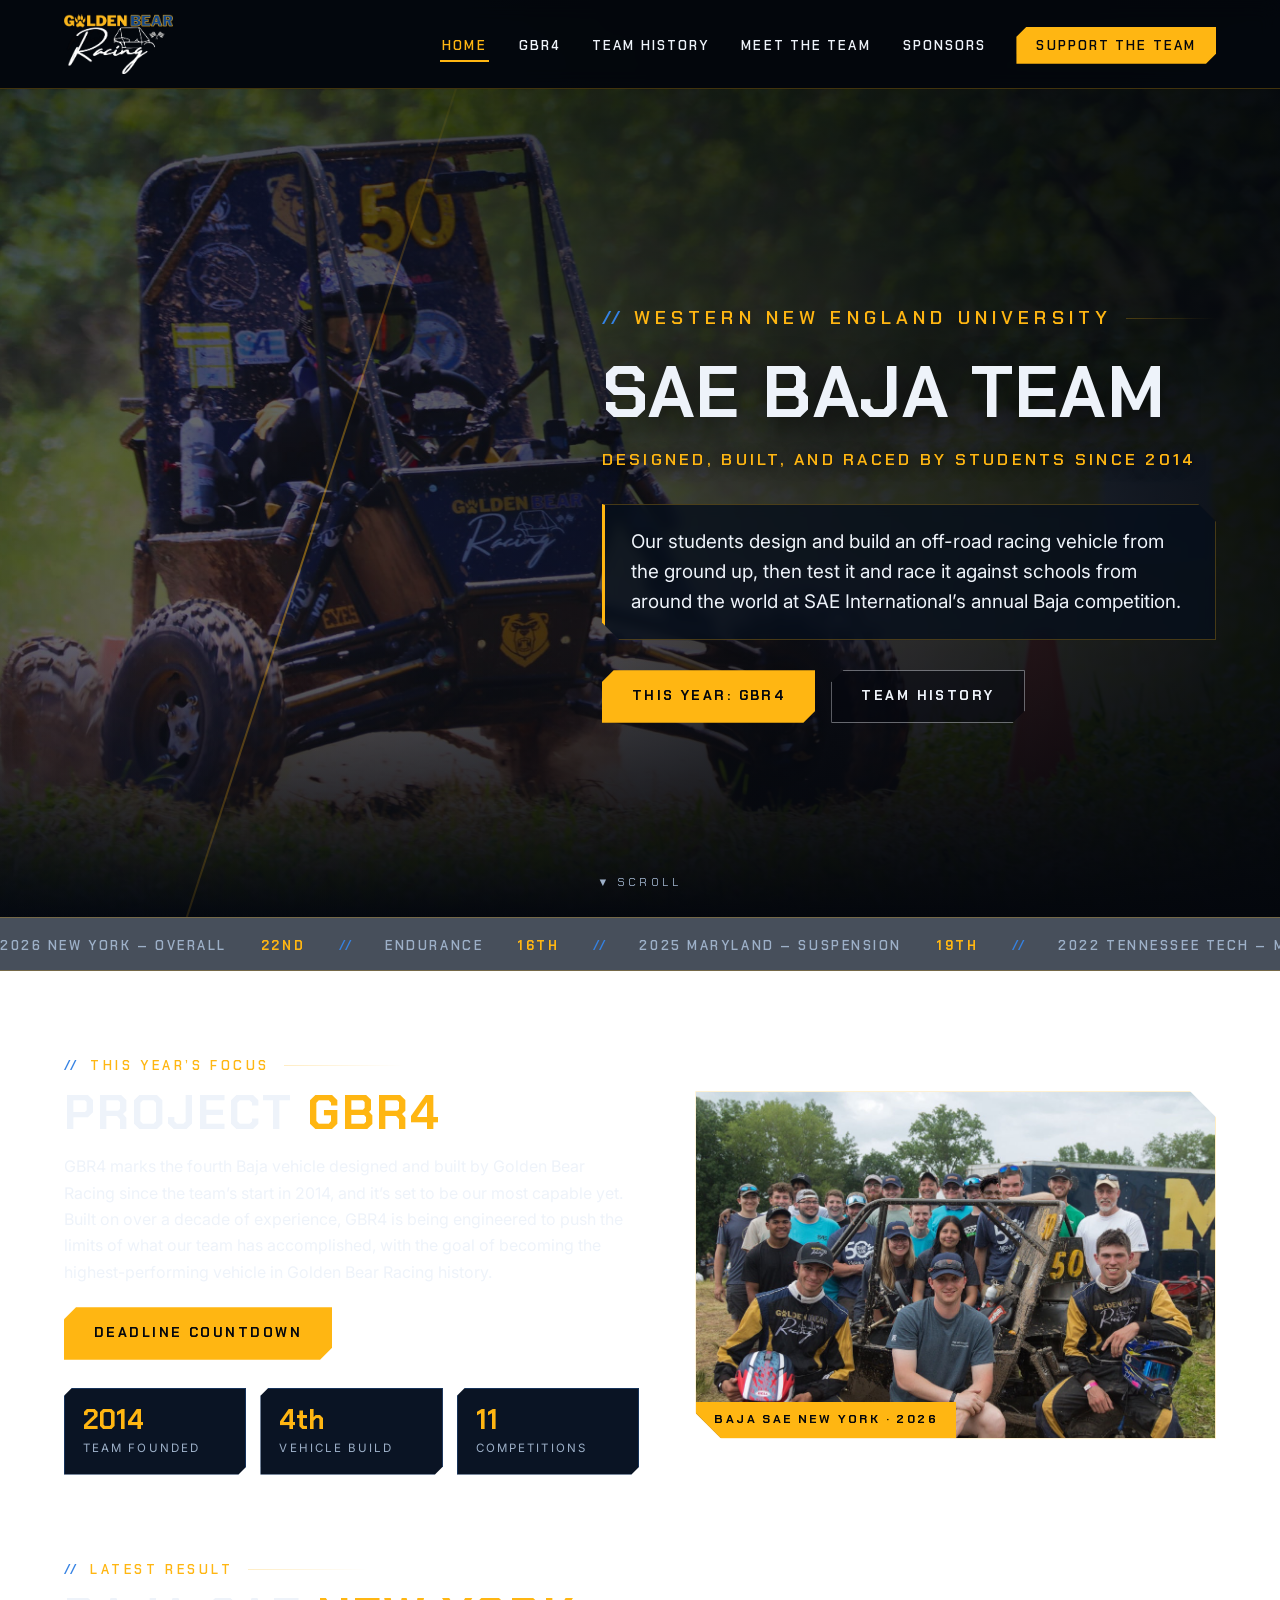
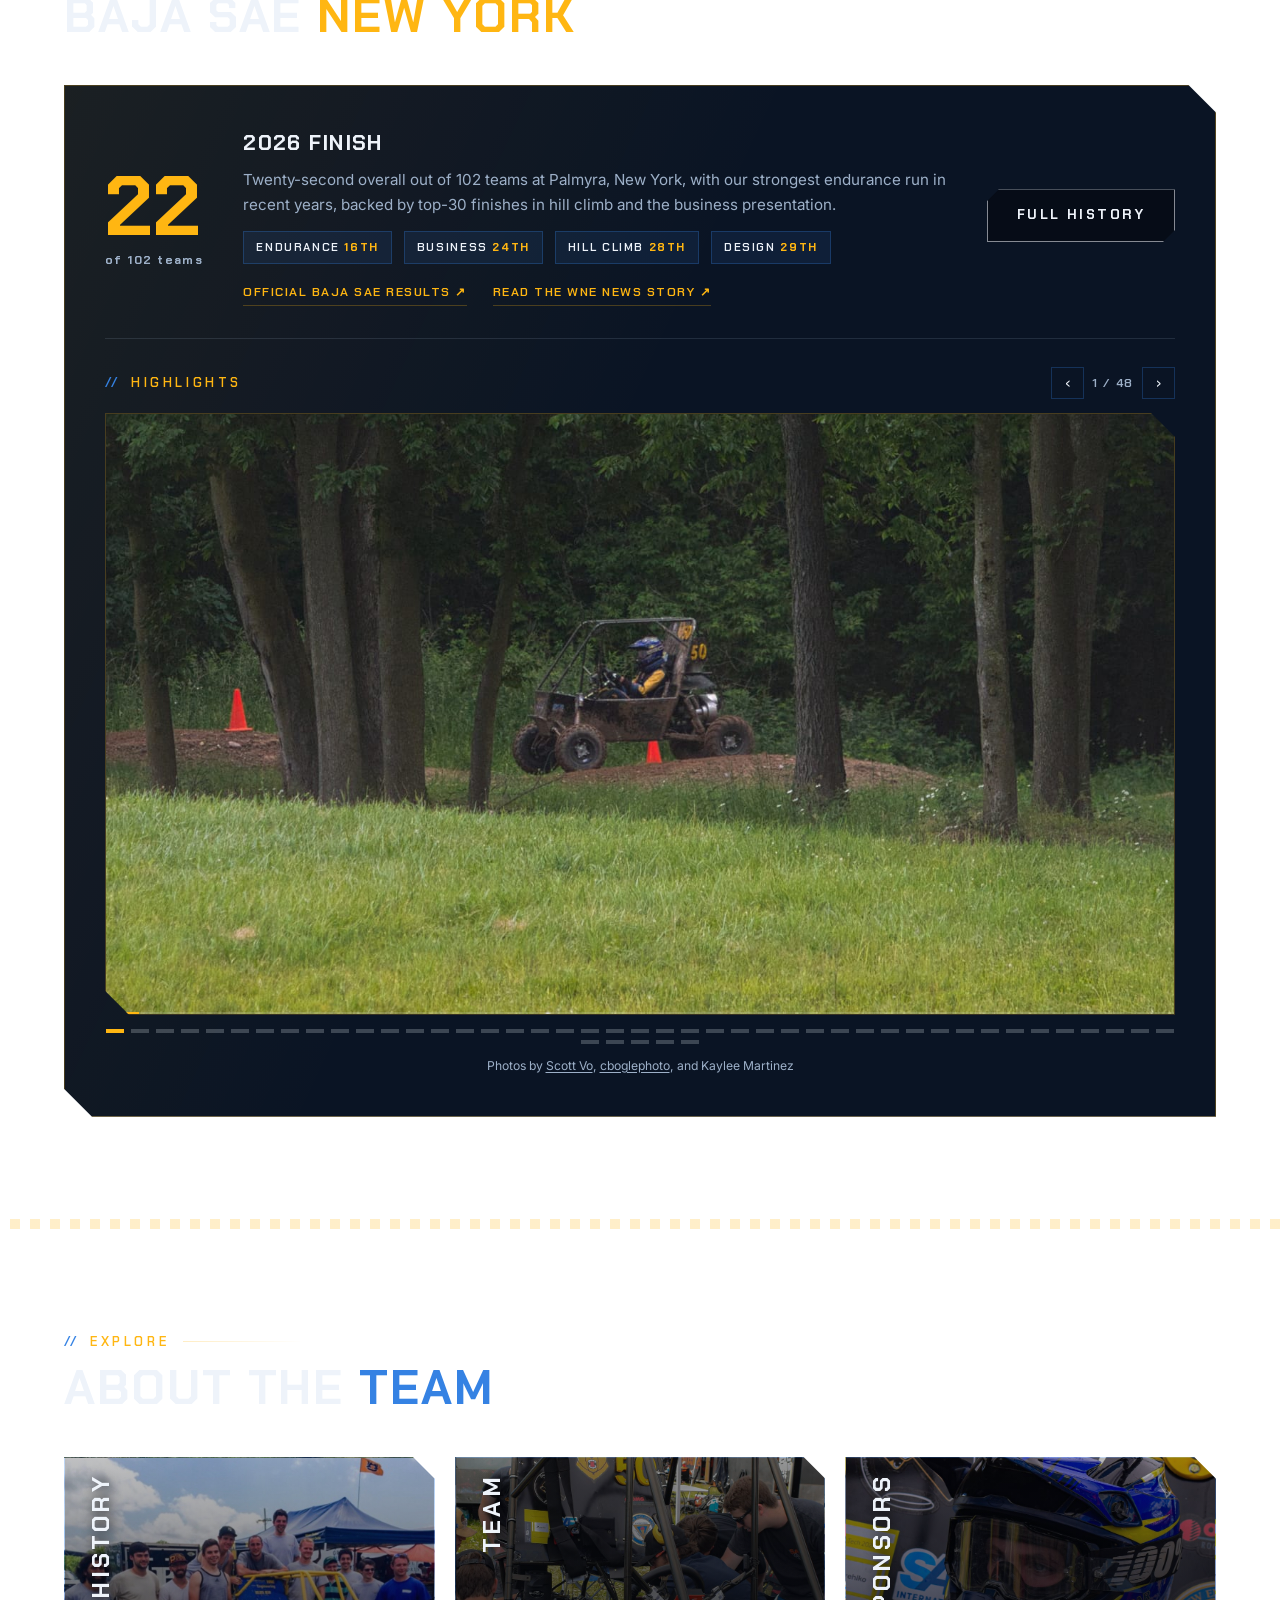
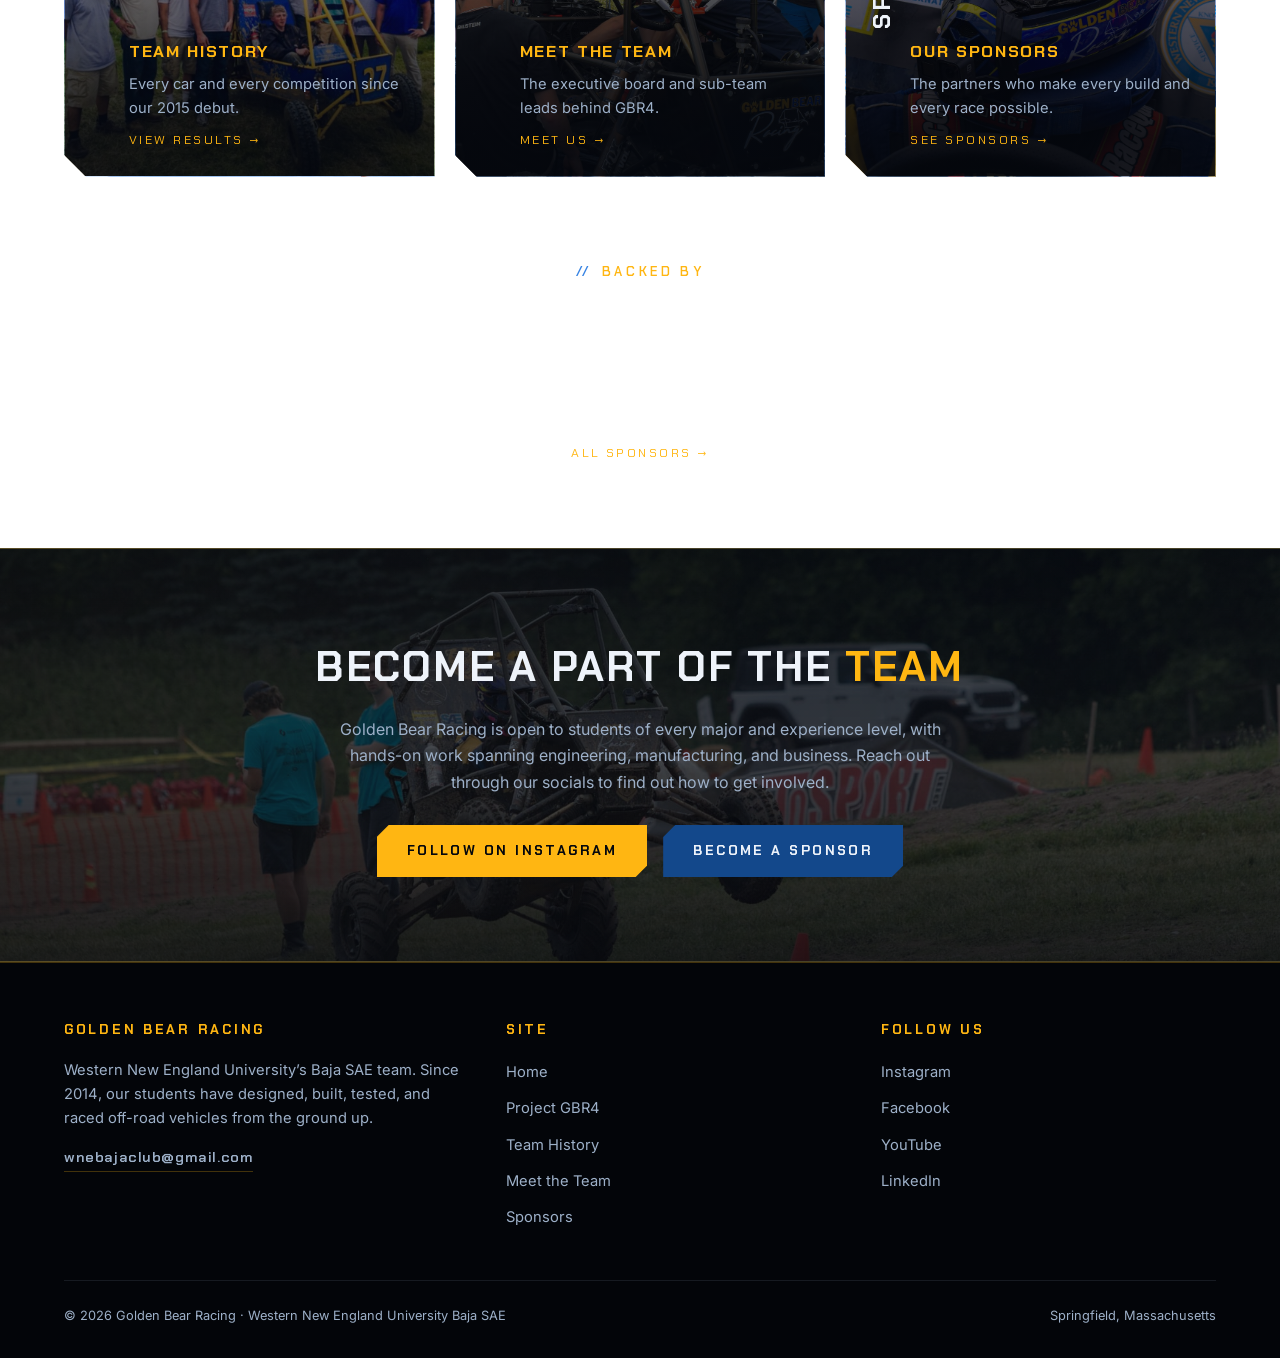
<file: index.html>
<!DOCTYPE html>
<html lang="en">
<head>
  <script>
    if (location.hostname === 'wnebajaclub.github.io') {
      location.replace('https://wneu-bajasae.com' + location.pathname + location.search + location.hash);
    }
  </script>
  <meta charset="UTF-8">
  <meta name="viewport" content="width=device-width, initial-scale=1.0">
  <title>Golden Bear Racing — WNE Baja SAE</title>
  <meta name="description" content="Western New England University's Baja SAE team. Students design, build, and race an off-road vehicle from the ground up at SAE's Baja competition.">
  <link rel="canonical" href="https://wnebajaclub.github.io/">
  <meta property="og:type" content="website">
  <meta property="og:site_name" content="Golden Bear Racing">
  <meta property="og:title" content="Golden Bear Racing — WNE Baja SAE">
  <meta property="og:description" content="Western New England University's Baja SAE team. Students design and build an off-road racing vehicle from the ground up, then race it at SAE International's Baja competition.">
  <meta property="og:url" content="https://wnebajaclub.github.io/">
  <meta property="og:image" content="https://wnebajaclub.github.io/assets/img/og-image.jpg">
  <meta property="og:image:width" content="1200">
  <meta property="og:image:height" content="630">
  <meta property="og:image:alt" content="Golden Bear Racing logo over the team and their Baja car">
  <meta name="twitter:card" content="summary_large_image">
  <meta name="twitter:title" content="Golden Bear Racing — WNE Baja SAE">
  <meta name="twitter:description" content="Western New England University's Baja SAE team. Students design and build an off-road racing vehicle from the ground up, then race it at SAE International's Baja competition.">
  <meta name="twitter:image" content="https://wnebajaclub.github.io/assets/img/og-image.jpg">
  <meta name="theme-color" content="#04070d">
  <link rel="icon" href="assets/img/favicon.ico?v=2" sizes="any">
  <link rel="icon" type="image/png" sizes="32x32" href="assets/img/favicon-32.png?v=2">
  <link rel="apple-touch-icon" href="assets/img/apple-touch-icon.png?v=2">
  <link rel="preconnect" href="https://fonts.googleapis.com">
  <link rel="preconnect" href="https://fonts.gstatic.com" crossorigin>
  <link href="https://fonts.googleapis.com/css2?family=Chakra+Petch:wght@500;600;700&family=Inter:wght@400;500;600&display=swap" rel="stylesheet">
  <link rel="stylesheet" href="assets/css/style.css">
</head>
<body>

<header class="site-header">
  <nav class="nav-bar">
    <a class="brand" href="index.html" aria-label="Golden Bear Racing - home">
      <img class="brand-mark" src="assets/img/logo.png" alt="Golden Bear Racing" width="1100" height="606">
    </a>
    <button class="nav-toggle" aria-label="Toggle navigation" aria-expanded="false">&#9776;</button>
    <ul class="nav-links">
      <li><a href="index.html" class="active">Home</a></li>
      <li><a href="index.html#gbr4">GBR4</a></li>
      <li><a href="history.html">Team History</a></li>
      <li><a href="team.html">Meet the Team</a></li>
      <li><a href="sponsors.html">Sponsors</a></li>
      <li><a href="sponsors.html#support" class="nav-cta">Support the Team</a></li>
    </ul>
  </nav>
</header>

<main>

  <!-- ============ HERO ============ -->
  <section class="hero" id="top">
    <div class="hero-bg"></div>
    <video class="hero-video" autoplay muted loop playsinline poster="assets/img/hero-car-action.jpg" aria-hidden="true">
      <source src="assets/video/hero-loop.mp4" type="video/mp4">
    </video>
    <div class="wrap">
      <div class="hero-content">
        <p class="eyebrow">Western New England University</p>
        <h1 class="hero-title">
          <span class="ht-line accent">SAE Baja Team</span>
        </h1>
        <p class="hero-tagline">Designed, built, and raced by students since 2014</p>
        <div class="hero-blurb">
          <p>Our students design and build an off-road racing vehicle from the ground up, then test it and race it against schools from around the world at SAE International&rsquo;s annual Baja competition.</p>
        </div>
        <div class="btn-row">
          <a class="btn btn-gold" href="#gbr4">This Year: GBR4</a>
          <a class="btn btn-outline" href="history.html">Team History</a>
        </div>
      </div>
    </div>
    <span class="hero-scroll">&#9660; Scroll</span>
  </section>

  <!-- ============ RESULTS TICKER ============ -->
  <div class="ticker" aria-hidden="true">
    <div class="ticker-track">
      <span class="ticker-item">2026 New York &mdash; Overall <strong>22nd</strong></span>
      <span class="ticker-item">Endurance <strong>16th</strong></span>
      <span class="ticker-item">2025 Maryland &mdash; Suspension <strong>19th</strong></span>
      <span class="ticker-item">2022 Tennessee Tech &mdash; Maneuverability <strong>13th</strong></span>
      <span class="ticker-item">2018 Maryland &mdash; Overall <strong>15th</strong></span>
      <span class="ticker-item">2017 California &mdash; Hill Climb <strong>3rd</strong></span>
      <span class="ticker-item">2016 Rochester &mdash; Hill Climb <strong>8th</strong></span>
      <span class="ticker-item">2021 Louisville &mdash; Sales Presentation <strong>6th</strong></span>
      <!-- duplicated for seamless loop -->
      <span class="ticker-item">2026 New York &mdash; Overall <strong>22nd</strong></span>
      <span class="ticker-item">Endurance <strong>16th</strong></span>
      <span class="ticker-item">2025 Maryland &mdash; Suspension <strong>19th</strong></span>
      <span class="ticker-item">2022 Tennessee Tech &mdash; Maneuverability <strong>13th</strong></span>
      <span class="ticker-item">2018 Maryland &mdash; Overall <strong>15th</strong></span>
      <span class="ticker-item">2017 California &mdash; Hill Climb <strong>3rd</strong></span>
      <span class="ticker-item">2016 Rochester &mdash; Hill Climb <strong>8th</strong></span>
      <span class="ticker-item">2021 Louisville &mdash; Sales Presentation <strong>6th</strong></span>
    </div>
  </div>

  <!-- ============ MERCH STORE (temporary) ============
       Promotes the Piesco Sporting Goods team store. Shows itself at data-start
       and hides itself at data-end (both Eastern time). Buttons go to
       data-store-url; each product card goes to that item in the store. Preview early with ?merch=preview on the URL.
       Product list and settings: assets/js/merch.js
       To remove: delete this <section> and the merch.js script tag. -->
  <section class="merch" id="merch" aria-labelledby="merch-title"
           data-store-url="https://psg.chipply.com/GoldenBearRacing/?action=viewall"
           data-start="2026-11-05T00:00:00-05:00"
           data-end="2026-11-12T23:58:00-05:00" hidden>
    <div class="wrap">
      <div class="merch-head">
        <div class="merch-copy">
          <p class="eyebrow">Team Store &middot; Limited Time</p>
          <h2 id="merch-title">Rep <span class="accent">Golden Bear Racing</span></h2>
          <p class="merch-lede">Hoodies, quarter-zips, work shirts, hats and more, made for the team by Piesco Sporting Goods. Orders are only open for one week.</p>
        </div>
        <div class="merch-side">
          <div class="merch-countdown" role="timer" aria-label="Time left to order">
            <span class="merch-cd-lbl">Store closes in</span>
            <div class="merch-cd-units">
              <span><b data-u="d">7</b><small>days</small></span>
              <span><b data-u="h">00</b><small>hrs</small></span>
              <span><b data-u="m">00</b><small>min</small></span>
              <span><b data-u="s">00</b><small>sec</small></span>
            </div>
          </div>
          <a class="btn btn-gold" data-merch-link href="#" target="_blank" rel="noopener">Shop the Store</a>
        </div>
      </div>

      <div class="merch-rail-wrap">
        <button class="merch-arrow merch-prev" type="button" aria-label="Scroll products left">&#8249;</button>
        <div class="merch-rail" tabindex="0" aria-label="Team store products"></div>
        <button class="merch-arrow merch-next" type="button" aria-label="Scroll products right">&#8250;</button>
      </div>

      <p class="merch-foot">
        <span>Thank you to our merch sponsor <strong>Piesco Sporting Goods</strong></span>
        <a data-merch-link href="#" target="_blank" rel="noopener">See all 21 items &rarr;</a>
      </p>
    </div>
  </section>

  <!-- ============ CROWDFUNDING (temporary) ============
       Numbers come from campaign.json, which the "Crowdfunding sync" GitHub
       Action refreshes from the WNE crowdfunding page every 30 minutes.
       The section hides itself the day after the "ends" date in campaign.json.
       To remove it early: delete this <section> and the campaign.js script tag. -->
  <section class="cf" id="crowdfunding" aria-labelledby="cf-title" data-ends="2026-10-23" data-show-until="2026-10-24" hidden>
    <div class="wrap cf-grid">
      <div class="cf-copy">
        <p class="eyebrow">Crowdfunding Campaign</p>
        <h2 id="cf-title">Help us finish <span class="accent">GBR4</span></h2>
        <p class="cf-lede">Every gift goes toward parts, materials, and competition costs for our fourth car. Watch it fill in as we get closer to our goal.</p>
        <div class="cf-stats">
          <div class="cf-stat cf-stat-main"><span class="cf-num" data-cf="raised">$1,380</span><span class="cf-lbl">raised of <span data-cf="goal">$7,500</span></span></div>
          <div class="cf-stat"><span class="cf-num" data-cf="donors">17</span><span class="cf-lbl" data-cf="donorsLabel">donors</span></div>
          <div class="cf-stat" data-cf="daysWrap"><span class="cf-num" data-cf="days">14</span><span class="cf-lbl" data-cf="daysLabel">days left</span></div>
        </div>
        <div class="btn-row">
          <a class="btn btn-gold" data-cf="link" href="https://alumni.wne.edu/s/1919/cf20/interior.aspx?sid=1919&amp;gid=2&amp;pgid=2139" target="_blank" rel="noopener">Donate to GBR4</a>
        </div>
      </div>
      <figure class="cf-race" role="img" aria-label="Progress track: 18% of the way to the $7,500 finish line" data-cf="figure">
        <div class="cf-pct"><span data-cf="pct">18</span><small>%</small><span class="cf-pct-lbl" data-cf="pctLbl">of the way there</span></div>
        <div class="cf-track" style="--p:0">
          <div class="cf-fill"><span class="cf-tip"></span></div>
          <span class="cf-tick" style="--at:.25"></span>
          <span class="cf-tick" style="--at:.5"></span>
          <span class="cf-tick" style="--at:.75"></span>
          <div class="cf-finish"></div>
        </div>
        <div class="cf-marks" aria-hidden="true">
          <span style="--at:0">Start</span>
          <span style="--at:.25" data-cf="m25">$1,875</span>
          <span style="--at:.5" data-cf="m50">$3,750</span>
          <span style="--at:.75" data-cf="m75">$5,625</span>
          <span class="cf-mark-finish">Finish <b data-cf="m100">$7,500</b></span>
        </div>
        <figcaption class="cf-cap">Help us cross the finish line!</figcaption>
      </figure>
    </div>
  </section>

  <!-- ============ GBR4 ============ -->
  <section id="gbr4">
    <div class="wrap">
      <div class="split">
        <div class="reveal">
          <p class="eyebrow">This Year&rsquo;s Focus</p>
          <div class="section-head" style="margin-bottom:0;">
            <h2>Project <span class="accent">GBR4</span></h2>
            <p class="lede" style="color:var(--ink);">GBR4 marks the fourth Baja vehicle designed and built by Golden Bear Racing since the team&rsquo;s start in 2014, and it&rsquo;s set to be our most capable yet. Built on over a decade of experience, GBR4 is being engineered to push the limits of what our team has accomplished, with the goal of becoming the highest-performing vehicle in Golden Bear Racing history.</p>
            <div class="btn-row" style="margin-top:22px;">
              <a class="btn btn-gold" href="countdown.html">Deadline Countdown</a>
            </div>
          </div>
          <div class="stat-row">
            <div class="stat"><div class="num">2014</div><div class="lbl">Team Founded</div></div>
            <div class="stat"><div class="num">4th</div><div class="lbl">Vehicle Build</div></div>
            <div class="stat"><div class="num">11</div><div class="lbl">Competitions</div></div>
          </div>
        </div>
        <div class="photo-frame corners reveal">
          <img src="assets/img/comp-2026-new-york.jpg" alt="Golden Bear Racing team with the car at Baja SAE New York 2026" width="1085" height="723" loading="lazy" decoding="async">
          <span class="frame-tag">Baja SAE New York &middot; 2026</span>
        </div>
      </div>
    </div>
  </section>

  <!-- ============ LATEST RESULT ============ -->
  <section style="padding-top:0;">
    <div class="wrap">
      <div class="section-head reveal">
        <p class="eyebrow">Latest Result</p>
        <h2>Baja SAE <span class="accent">New York</span></h2>
      </div>
      <div class="featured reveal">
        <div class="f-top">
        <div class="f-place">22<small>of 102 teams</small></div>
        <div class="f-meta">
          <h3>2026 Finish</h3>
          <p>Twenty-second overall out of 102 teams at Palmyra, New York, with our strongest endurance run in recent years, backed by top-30 finishes in hill climb and the business presentation.</p>
          <div class="f-highlights">
            <span class="f-chip">Endurance <strong>16th</strong></span>
            <span class="f-chip">Business <strong>24th</strong></span>
            <span class="f-chip">Hill Climb <strong>28th</strong></span>
            <span class="f-chip">Design <strong>29th</strong></span>
          </div>
          <div class="f-links">
            <a href="https://www.bajasae.net/res/EventResults.aspx?competitionid=8611ae04-0629-44e3-9b0e-05ef2e2807f0&amp;eventkey=OVR" target="_blank" rel="noopener">Official Baja SAE results &#8599;</a>
            <a href="https://wne.edu/news/2026/06/Golden-bear-racing-results.cfm" target="_blank" rel="noopener">Read the WNE news story &#8599;</a>
          </div>
        </div>
        <a class="btn btn-outline" href="history.html">Full History</a>
        </div>

      <!-- Highlights slideshow, inside the result card so the two read as one
           unit. Markup order is display order; the first slide carries
           is-active and the rest are inert until JS promotes them, so with JS
           off this degrades to a single static photo, not a blank frame. -->
      <div class="highlights" data-interval="4500">
        <div class="hl-bar">
          <p class="eyebrow">Highlights</p>
          <div class="hl-controls">
            <button class="hl-btn" type="button" data-hl="prev" aria-label="Previous highlight">&#8249;</button>
            <span class="hl-count"><span data-hl="current">1</span> / <span data-hl="total">5</span></span>
            <button class="hl-btn" type="button" data-hl="next" aria-label="Next highlight">&#8250;</button>
          </div>
        </div>

        <div class="hl-stage" role="region" aria-roledescription="carousel" aria-label="Baja SAE New York 2026 highlights">
          <!-- main.js shuffles these on every page load, so the order here is
               not the display order — a new photo can be added anywhere in the
               list. Only the first slide carries a real src; the rest use
               data-src and are fetched by main.js just ahead of being shown, so
               the photo count can keep growing without the whole set
               downloading at once. -->
          <figure class="hl-slide is-active"><img src="assets/img/highlights/hl-00-convoy.jpg" alt="The team trailer with the Golden Bear logo on the highway heading to competition" width="1500" height="844" decoding="async"></figure>
          <figure class="hl-slide"><img data-src="assets/img/highlights/hl-01-arriving.jpg" alt="Golden Bear Racing team walking together at Baja SAE New York" width="1500" height="844" decoding="async"></figure>
          <figure class="hl-slide"><img data-src="assets/img/highlights/hl-25-tech-inspection.jpg" alt="GBR4 undergoing technical inspection before competition" width="1500" height="844" decoding="async"></figure>
          <figure class="hl-slide"><img data-src="assets/img/highlights/hl-26-wrenching.jpg" alt="Team members working on GBR4&apos;s engine under the tent" width="1500" height="844" decoding="async"></figure>
          <figure class="hl-slide"><img data-src="assets/img/highlights/hl-28-under-tent.jpg" alt="GBR4 in the team tent with the crew working around it" width="1500" height="844" decoding="async"></figure>
          <figure class="hl-slide"><img data-src="assets/img/highlights/hl-22-tech-line.jpg" alt="The team gathered around GBR4 with officials during the event" width="1500" height="844" decoding="async"></figure>
          <figure class="hl-slide"><img data-src="assets/img/highlights/hl-32-course-walk.jpg" alt="A team member standing in a deep rut on the course, showing how rough the terrain is" width="1500" height="844" decoding="async"></figure>
          <figure class="hl-slide"><img data-src="assets/img/highlights/hl-33-course-fish.jpg" alt="Teams walking the course past a rubber fish someone planted in the dirt" width="1500" height="844" decoding="async"></figure>
          <figure class="hl-slide"><img data-src="assets/img/highlights/hl-39-course-overview.jpg" alt="Teams walking the course past the rough terrain with the crowd spread along the bank" width="1500" height="844" decoding="async"></figure>
          <figure class="hl-slide"><img data-src="assets/img/highlights/hl-29-waiting.jpg" alt="Team members resting beside GBR4 between sessions" width="1500" height="844" decoding="async"></figure>
          <figure class="hl-slide"><img data-src="assets/img/highlights/hl-02-suited-up.jpg" alt="A driver in race suit celebrating with teammates before a run" width="1500" height="844" decoding="async"></figure>
          <figure class="hl-slide"><img data-src="assets/img/highlights/hl-27-in-the-seat.jpg" alt="A driver seated in GBR4 while a teammate helps prepare the car" width="1500" height="844" decoding="async"></figure>
          <figure class="hl-slide"><img data-src="assets/img/highlights/hl-03-paddock.jpg" alt="The team gathered around GBR4 in the paddock with the driver seated" width="1500" height="844" decoding="async"></figure>
          <figure class="hl-slide"><img data-src="assets/img/highlights/hl-04-helmet.jpg" alt="Close-up of a Golden Bear Racing driver in helmet and goggles" width="1500" height="844" decoding="async"></figure>
          <figure class="hl-slide"><img data-src="assets/img/highlights/hl-30-push-up.jpg" alt="Crew pushing GBR4 up the access road under a blue sky" width="1500" height="844" decoding="async"></figure>
          <figure class="hl-slide"><img data-src="assets/img/highlights/hl-23-rolling-out.jpg" alt="Crew rolling GBR4 out of the paddock with the driver aboard" width="1500" height="844" decoding="async"></figure>
          <figure class="hl-slide"><img data-src="assets/img/highlights/hl-1-to-the-line.jpg" alt="The crew walks GBR4 out to the starting line" width="1600" height="900" decoding="async"></figure>
          <figure class="hl-slide"><img data-src="assets/img/highlights/hl-40-wheels-up.jpg" alt="GBR4 head-on with its front wheels off the ground" width="1500" height="844" decoding="async"></figure>
          <figure class="hl-slide"><img data-src="assets/img/highlights/hl-05-cornering.jpg" alt="GBR4 cornering hard and throwing up dirt" width="1500" height="844" decoding="async"></figure>
          <figure class="hl-slide"><img data-src="assets/img/highlights/hl-35-grass-sweep.jpg" alt="GBR4 sweeping through a grass section marked out with hay bales" width="1500" height="844" decoding="async"></figure>
          <figure class="hl-slide"><img data-src="assets/img/highlights/hl-41-hay-bales.jpg" alt="GBR4 turning through a grass section lined with hay bales" width="1500" height="844" decoding="async"></figure>
          <figure class="hl-slide"><img data-src="assets/img/highlights/hl-13-grass-run.jpg" alt="GBR4 running a grass section of the course" width="1500" height="844" decoding="async"></figure>
          <figure class="hl-slide"><img data-src="assets/img/highlights/hl-14-dust-trail.jpg" alt="GBR4 kicking up a trail of dust across the field" width="1500" height="844" decoding="async"></figure>
          <figure class="hl-slide"><img data-src="assets/img/highlights/hl-06-hill-dust.jpg" alt="GBR4 climbing a dusty hill on the endurance course" width="1500" height="844" decoding="async"></figure>
          <figure class="hl-slide"><img data-src="assets/img/highlights/hl-16-side-on.jpg" alt="Side view of GBR4 at speed on the dirt course" width="1500" height="844" decoding="async"></figure>
          <figure class="hl-slide"><img data-src="assets/img/highlights/hl-17-airborne.jpg" alt="GBR4 catching air over a jump" width="1500" height="844" decoding="async"></figure>
          <figure class="hl-slide"><img data-src="assets/img/highlights/hl-34-jump.jpg" alt="GBR4 launching off a jump with a flag marshal watching" width="1500" height="844" decoding="async"></figure>
          <figure class="hl-slide"><img data-src="assets/img/highlights/hl-38-obstacle-run.jpg" alt="GBR4 picking a line through the obstacle section" width="1500" height="844" decoding="async"></figure>
          <figure class="hl-slide"><img data-src="assets/img/highlights/hl-07-obstacle.jpg" alt="GBR4 lifting its front wheels over an obstacle" width="1500" height="844" decoding="async"></figure>
          <figure class="hl-slide"><img data-src="assets/img/highlights/hl-42-climbing.jpg" alt="GBR4 climbing a steep dirt bank at an angle" width="1500" height="844" decoding="async"></figure>
          <figure class="hl-slide"><img data-src="assets/img/highlights/hl-15-dirt-climb.jpg" alt="GBR4 climbing a dirt bank as spectators watch" width="1500" height="844" decoding="async"></figure>
          <figure class="hl-slide"><img data-src="assets/img/highlights/hl-20-berm.jpg" alt="GBR4 working a bermed dirt section of the course" width="1500" height="844" decoding="async"></figure>
          <figure class="hl-slide"><img data-src="assets/img/highlights/hl-08-rough.jpg" alt="GBR4 working through rough terrain with the suspension articulated" width="1500" height="844" decoding="async"></figure>
          <figure class="hl-slide"><img data-src="assets/img/highlights/hl-37-treeline.jpg" alt="GBR4 running a wooded section of the endurance course" width="1500" height="844" decoding="async"></figure>
          <figure class="hl-slide"><img data-src="assets/img/highlights/hl-09-steep.jpg" alt="GBR4 on a steep section of the course" width="1500" height="844" decoding="async"></figure>
          <figure class="hl-slide"><img data-src="assets/img/highlights/hl-36-two-up.jpg" alt="GBR4 running the course alongside another team&apos;s car" width="1500" height="844" decoding="async"></figure>
          <figure class="hl-slide"><img data-src="assets/img/highlights/hl-18-wheel-to-wheel.jpg" alt="GBR4 running wheel to wheel with another team&apos;s car" width="1500" height="844" decoding="async"></figure>
          <figure class="hl-slide"><img data-src="assets/img/highlights/hl-10-racing.jpg" alt="GBR4 running alongside another team&apos;s car" width="1500" height="844" decoding="async"></figure>
          <figure class="hl-slide"><img data-src="assets/img/highlights/hl-19-crowd-line.jpg" alt="GBR4 on course in front of a line of spectators" width="1500" height="844" decoding="async"></figure>
          <figure class="hl-slide"><img data-src="assets/img/highlights/hl-21-grid.jpg" alt="Cars lined up on course during the competition" width="1500" height="844" decoding="async"></figure>
          <figure class="hl-slide"><img data-src="assets/img/highlights/hl-43-on-two-wheels.jpg" alt="GBR4 up on two wheels in a cloud of dust" width="1500" height="844" decoding="async"></figure>
          <figure class="hl-slide"><img data-src="assets/img/highlights/hl-24-rollover.jpg" alt="GBR4 on its side after a rollover during a run" width="1500" height="844" decoding="async"></figure>
          <figure class="hl-slide"><img data-src="assets/img/highlights/hl-3-checkered-flag.jpg" alt="GBR4 takes the checkered flag at the end of a run" width="1600" height="900" decoding="async"></figure>
          <figure class="hl-slide"><img data-src="assets/img/highlights/hl-11-pushing-back.jpg" alt="The crew pushing GBR4 back through the paddock after a run" width="1500" height="844" decoding="async"></figure>
          <figure class="hl-slide"><img data-src="assets/img/highlights/hl-12-crowd.jpg" alt="Team and spectators gathered around GBR4" width="1500" height="844" decoding="async"></figure>
          <figure class="hl-slide"><img data-src="assets/img/highlights/hl-44-football.jpg" alt="Team members hanging out with a football between sessions" width="1500" height="844" decoding="async"></figure>
          <figure class="hl-slide"><img data-src="assets/img/highlights/hl-31-laughing.jpg" alt="Teammates laughing together at the competition" width="1500" height="844" decoding="async"></figure>
          <figure class="hl-slide"><img data-src="assets/img/highlights/hl-5-between-runs.jpg" alt="Team members sitting together in camp chairs between competition runs" width="1600" height="900" decoding="async"></figure>
          <div class="hl-progress" aria-hidden="true"><span></span></div>
        </div>

        <!-- dots are generated from the slide count by main.js -->
        <div class="hl-dots" role="tablist" aria-label="Choose a highlight"></div>

        <p class="hl-credit">Photos by <a href="https://instagram.com/skotty_jkms" target="_blank" rel="noopener">Scott Vo</a>, <a href="https://instagram.com/cboglephoto" target="_blank" rel="noopener">cboglephoto</a>, and Kaylee Martinez</p>
      </div>
      </div>
    </div>
  </section>

  <div class="checker" aria-hidden="true"></div>

  <!-- ============ EXPLORE TILES ============ -->
  <section>
    <div class="wrap">
      <div class="section-head reveal">
        <p class="eyebrow">Explore</p>
        <h2>About the <span class="accent-blue">Team</span></h2>
      </div>
      <div class="tile-grid">
        <a class="tile reveal" href="history.html" style="background-image:url('assets/img/comp-2015-maryland.jpg');">
          <span class="tile-label">History</span>
          <div class="tile-body">
            <h3>Team History</h3>
            <p>Every car and every competition since our 2015 debut.</p>
            <span class="go">View Results &rarr;</span>
          </div>
          <span class="tile-edge"></span>
        </a>
        <a class="tile reveal" href="team.html" style="background-image:url('assets/img/tile-team.jpg');">
          <span class="tile-label">Team</span>
          <div class="tile-body">
            <h3>Meet the Team</h3>
            <p>The executive board and sub-team leads behind GBR4.</p>
            <span class="go">Meet Us &rarr;</span>
          </div>
          <span class="tile-edge"></span>
        </a>
        <a class="tile reveal" href="sponsors.html" style="background-image:url('assets/img/tile-sponsors.jpg');">
          <span class="tile-label">Sponsors</span>
          <div class="tile-body">
            <h3>Our Sponsors</h3>
            <p>The partners who make every build and every race possible.</p>
            <span class="go">See Sponsors &rarr;</span>
          </div>
          <span class="tile-edge"></span>
        </a>
      </div>
    </div>
  </section>

  <!-- ============ SPONSOR STRIP ============ -->
  <section class="sponsor-strip" style="padding-top:0;">
    <div class="wrap reveal">
      <p class="eyebrow" style="justify-content:center;">Backed By</p>
      <div class="s-logos">
        <a href="https://www.omginc.com" target="_blank" rel="noopener"><img src="assets/img/sponsors/omg-roofing.png" alt="OMG Roofing Products" width="656" height="160" loading="lazy" decoding="async"></a>
        <a href="https://www.smith-wesson.com" target="_blank" rel="noopener"><img src="assets/img/sponsors/smith-wesson.png" alt="Smith &amp; Wesson" width="576" height="231" loading="lazy" decoding="async"></a>
        <a href="https://jpscm.com" target="_blank" rel="noopener"><img src="assets/img/sponsors/jps-composites.png" alt="JPS Composite Materials" width="800" height="589" loading="lazy" decoding="async"></a>
        <a href="sponsors.html"><img src="assets/img/sponsors/solidworks.png" alt="SOLIDWORKS" width="425" height="186" loading="lazy" decoding="async"></a>
        <a href="sponsors.html"><img src="assets/img/sponsors/mastercam.png" alt="Mastercam" width="900" height="114" loading="lazy" decoding="async"></a>
        <a href="sponsors.html"><img src="assets/img/sponsors/ansys.png" alt="Ansys, part of Synopsys" width="900" height="455" loading="lazy" decoding="async"></a>
        <a href="sponsors.html"><img src="assets/img/sponsors/kisssoft.png" alt="KISSsoft" width="900" height="187" loading="lazy" decoding="async"></a>
        <a href="sponsors.html"><img src="assets/img/sponsors/skf.svg" alt="SKF" width="744" height="202" loading="lazy" decoding="async"></a>
        <a href="sponsors.html"><img src="assets/img/sponsors/fastenal.svg" alt="Fastenal" width="252" height="53" loading="lazy" decoding="async"></a>
      </div>
      <a class="go" href="sponsors.html" style="font-family:var(--font-display);letter-spacing:0.2em;text-transform:uppercase;font-size:0.78rem;">All Sponsors &rarr;</a>
    </div>
  </section>

  <!-- ============ CTA ============ -->
  <section class="cta-band has-photo">
    <div class="cta-bg" style="background-image:url('assets/img/action-jump.jpg');"></div>
    <div class="wrap">
      <h2>Become a Part of the <span class="accent">Team</span></h2>
      <p>Golden Bear Racing is open to students of every major and experience level, with hands-on work spanning engineering, manufacturing, and business. Reach out through our socials to find out how to get involved.</p>
      <div class="btn-row">
        <a class="btn btn-gold" href="https://www.instagram.com/wneu_goldenbearracing?igsh=emprNG42aHRyY2lj" target="_blank" rel="noopener">Follow on Instagram</a>
        <a class="btn btn-blue" href="sponsors.html#support">Become a Sponsor</a>
      </div>
    </div>
  </section>

</main>

<footer class="site-footer">
  <div class="wrap">
    <div class="footer-grid">
      <div>
        <h2>Golden Bear Racing</h2>
        <p>Western New England University&rsquo;s Baja SAE team. Since 2014, our students have designed, built, tested, and raced off-road vehicles from the ground up.</p>
        <a class="footer-mail" href="mailto:wnebajaclub@gmail.com">wnebajaclub@gmail.com</a>
      </div>
      <div>
        <h2>Site</h2>
        <ul>
          <li><a href="index.html">Home</a></li>
          <li><a href="index.html#gbr4">Project GBR4</a></li>
          <li><a href="history.html">Team History</a></li>
          <li><a href="team.html">Meet the Team</a></li>
          <li><a href="sponsors.html">Sponsors</a></li>
        </ul>
      </div>
      <div>
        <h2>Follow Us</h2>
        <ul>
          <li><a href="https://www.instagram.com/wneu_goldenbearracing?igsh=emprNG42aHRyY2lj" target="_blank" rel="noopener">Instagram</a></li>
          <li><a href="https://www.facebook.com/share/1DJ4coKc4e/?mibextid=wwXIfr" target="_blank" rel="noopener">Facebook</a></li>
          <li><a href="https://youtube.com/@wnegoldenbearracing?si=eg27HeNcwPRUsQEf" target="_blank" rel="noopener">YouTube</a></li>
          <li><a href="https://www.linkedin.com/in/goldenbearracing-admin?utm_source=share_via&amp;utm_content=profile&amp;utm_medium=member_ios" target="_blank" rel="noopener">LinkedIn</a></li>
        </ul>
      </div>
    </div>
    <div class="footer-bottom">
      <span>&copy; 2026 Golden Bear Racing &middot; Western New England University Baja SAE</span>
      <span>Springfield, Massachusetts</span>
    </div>
  </div>
</footer>

<script src="assets/js/main.js"></script>
<script src="assets/js/campaign.js"></script>
<script src="assets/js/merch.js"></script>
</body>
</html>
</file>
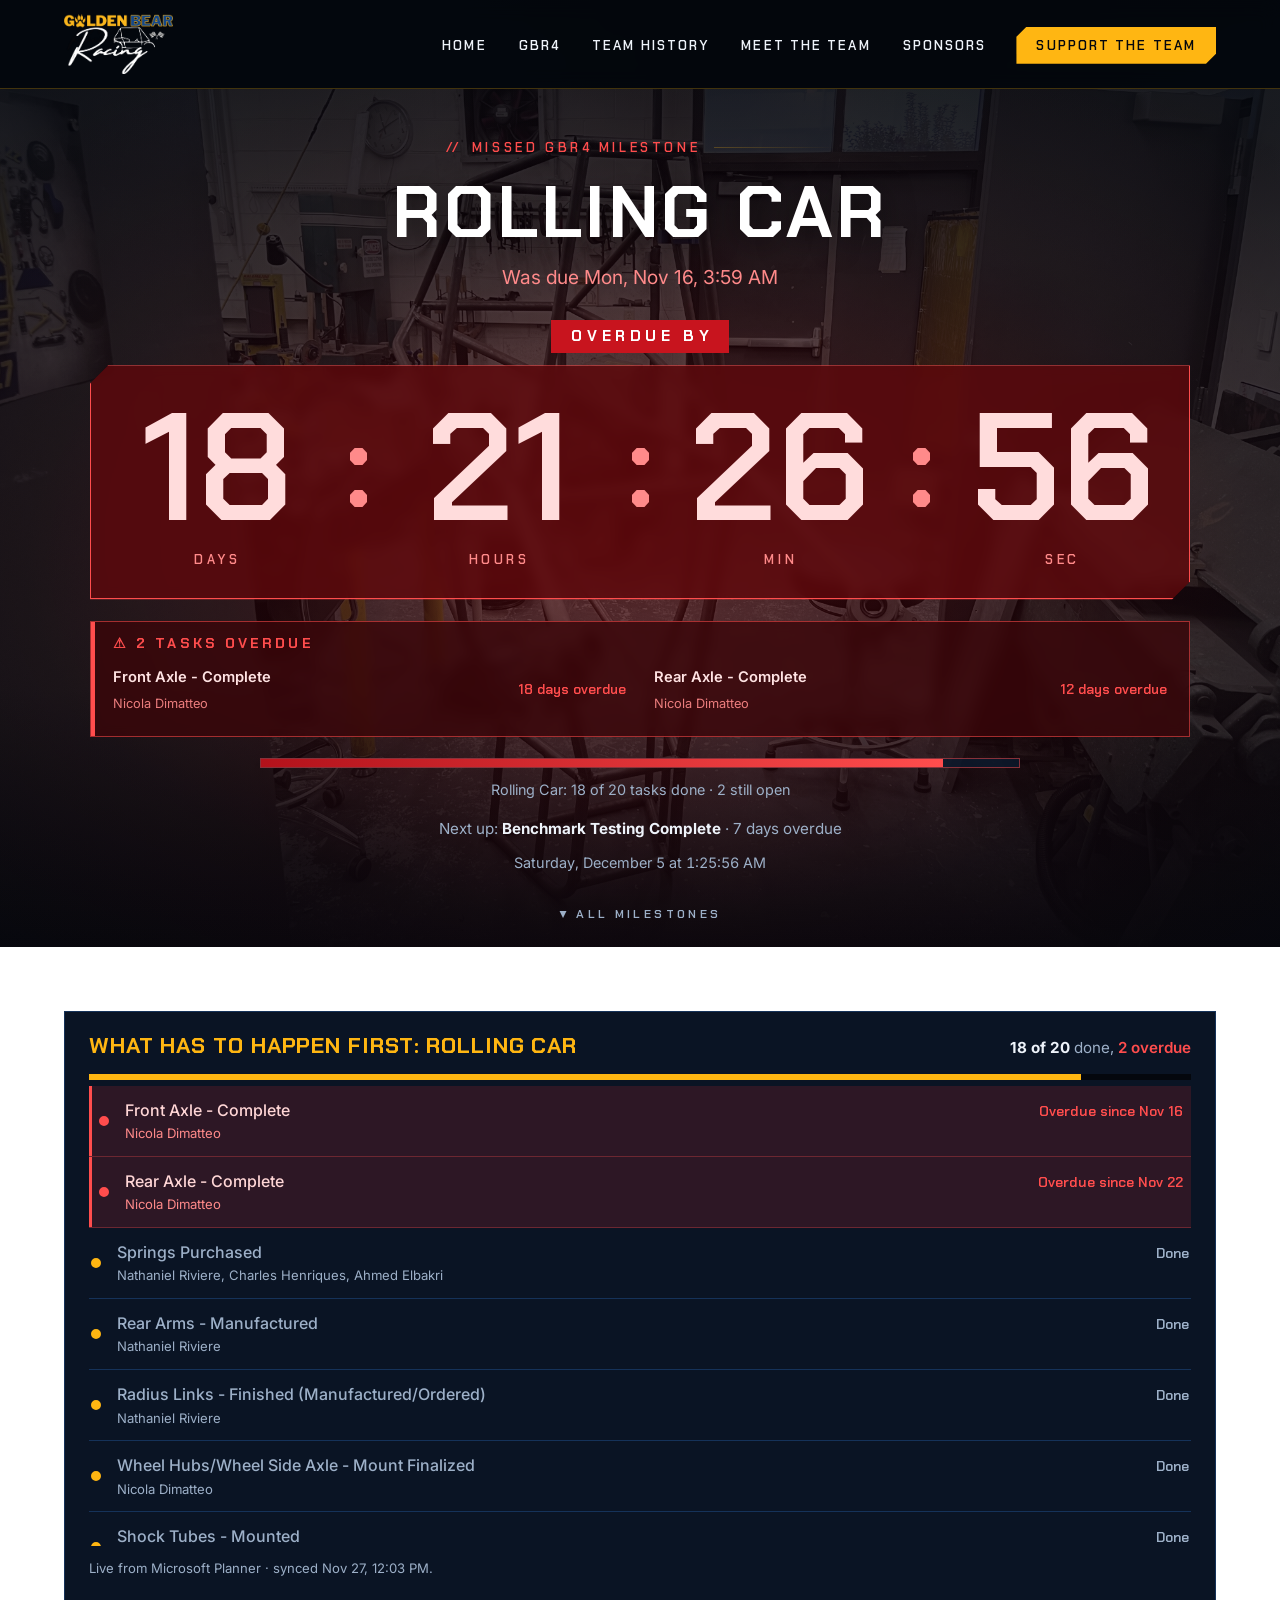
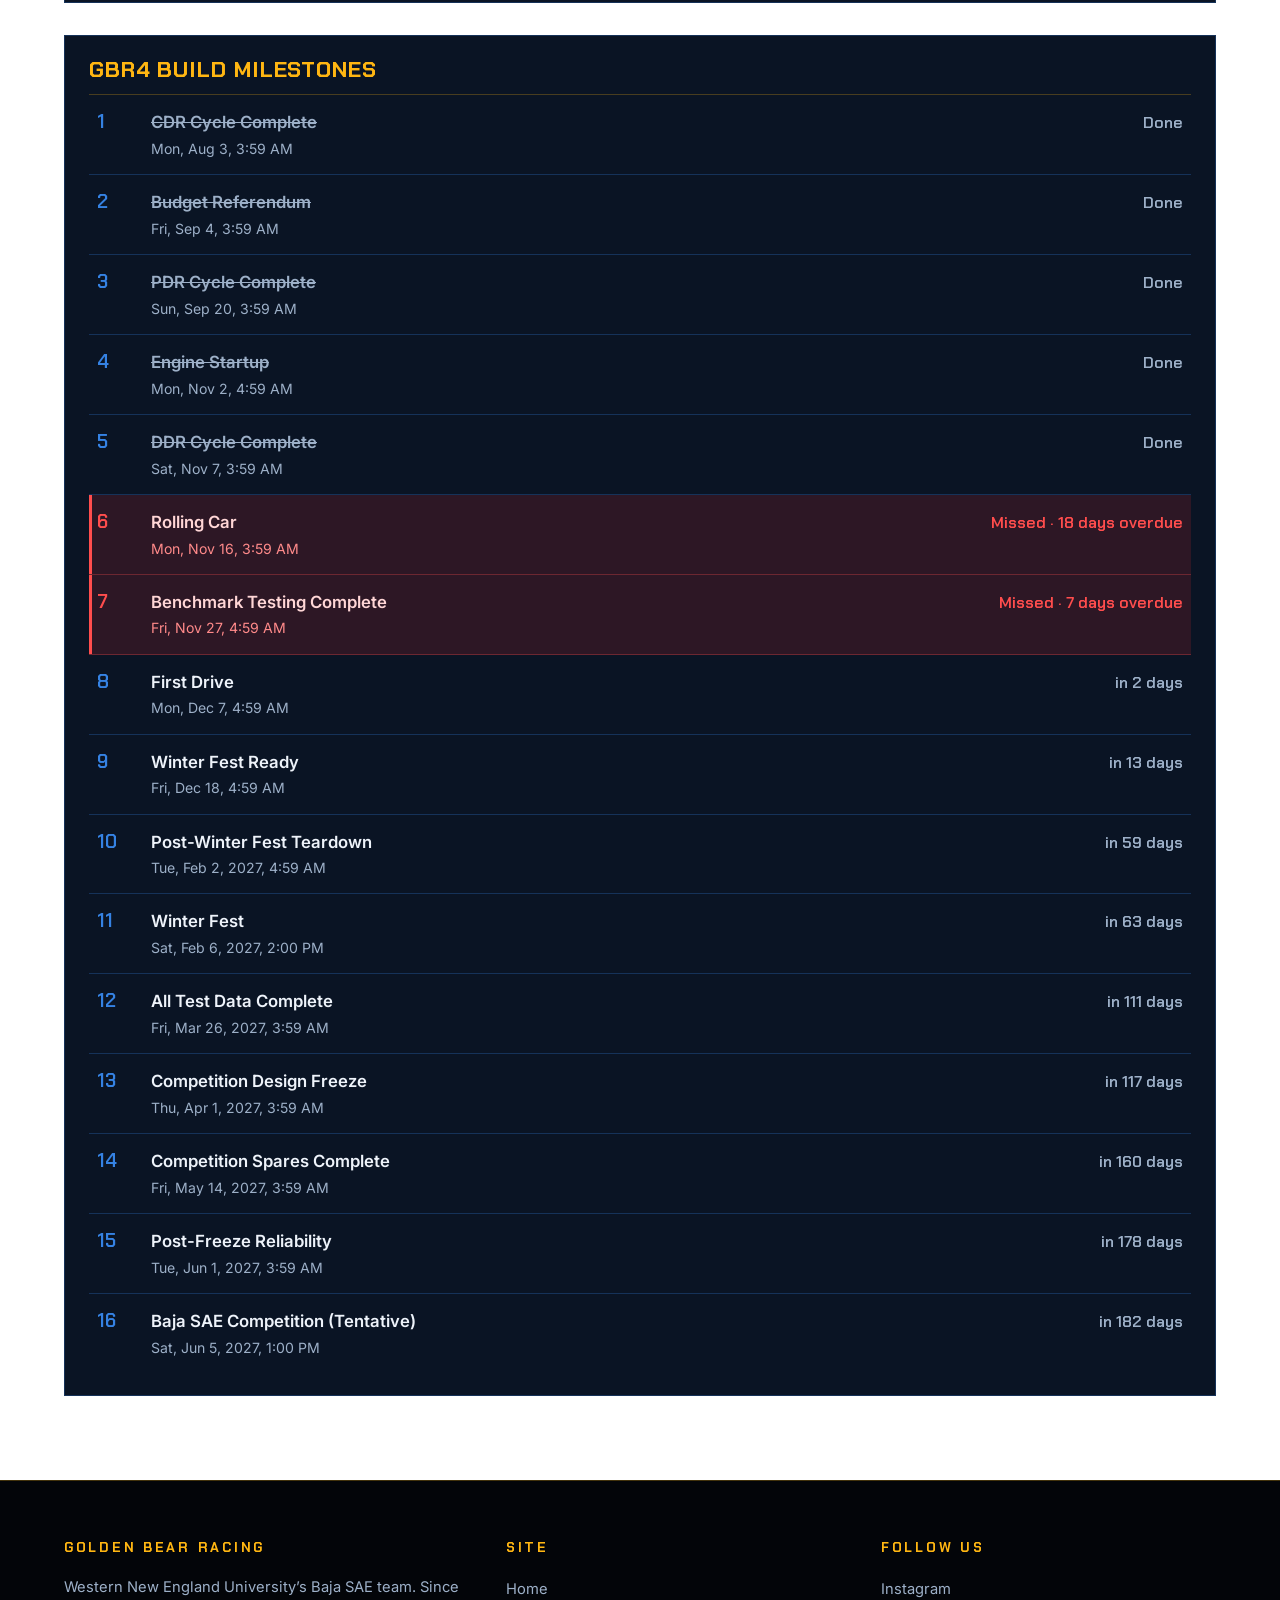
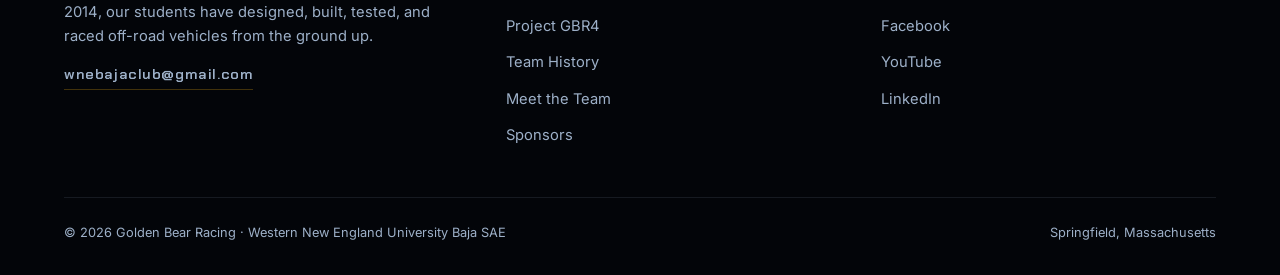
<file: countdown.html>
<!DOCTYPE html>
<html lang="en">
<head>
  <script>
    if (location.hostname === 'wnebajaclub.github.io') {
      location.replace('https://wneu-bajasae.com' + location.pathname + location.search + location.hash);
    }
  </script>
  <meta charset="UTF-8">
  <meta name="viewport" content="width=device-width, initial-scale=1.0">
  <title>Deadline Countdown</title>
  <meta name="description" content="Countdown to Golden Bear Racing's next GBR4 build milestone.">
  <meta name="theme-color" content="#04070d">
  <link rel="icon" href="assets/img/favicon.ico?v=2" sizes="any">
  <link rel="icon" type="image/png" sizes="32x32" href="assets/img/favicon-32.png?v=2">
  <link rel="apple-touch-icon" href="assets/img/apple-touch-icon.png?v=2">
  <link rel="preconnect" href="https://fonts.googleapis.com">
  <link rel="preconnect" href="https://fonts.gstatic.com" crossorigin>
  <link href="https://fonts.googleapis.com/css2?family=Chakra+Petch:wght@500;600;700&family=Inter:wght@400;500;600&display=swap" rel="stylesheet">
  <link rel="stylesheet" href="assets/css/style.css">
  <style>
  /* Countdown page only. Everything is prefixed cd- so nothing collides with
     the shared classes in assets/css/style.css (which already owns .hero). */
  :root { --late: #ff4d4d; --late-soft: #ff8a8a; --late-bg: rgba(255,45,45,.14); --hdr: 89px; }

  /* ---- full-screen countdown ---- */
  .cd-stage {
    position: relative;
    min-height: calc(100vh - var(--hdr));
    min-height: calc(100svh - var(--hdr));
    display: flex;
    flex-direction: column;
    justify-content: center;
    padding: 48px 0 72px;
    overflow: hidden;
    isolation: isolate;
  }
  /* Background photo: replace assets/img/countdown-background.png to change it.
     If the file is missing, the site gradient shows through instead. */
  .cd-bg {
    position: absolute; inset: 0; z-index: -2;
    background: url('assets/img/countdown-background.png') center / cover no-repeat;
  }
  /* Dark scrim so the numbers stay readable on any photo */
  .cd-stage::before {
    content: ""; position: absolute; inset: 0; z-index: -1;
    background:
      radial-gradient(ellipse 70% 60% at 50% 50%, rgba(4,7,13,.55), rgba(4,7,13,.82) 100%),
      linear-gradient(180deg, rgba(4,7,13,.35) 0%, rgba(4,7,13,0) 30%, rgba(4,7,13,0) 70%, rgba(4,7,13,.95) 100%);
  }
  /* Full width so the clock box never resizes as the digits change (.wrap has
     margin:auto, which otherwise shrink-wraps it inside the flex column) */
  .cd-inner { text-align: center; width: 100%; }
  .cd-inner .eyebrow { justify-content: center; }
  .cd-clock { color: var(--muted); font-size: .9rem; font-variant-numeric: tabular-nums; margin-top: 10px; }
  .cd-title {
    font-family: var(--font-display); font-weight: 700; text-transform: uppercase; letter-spacing: .04em;
    font-size: clamp(2.2rem, 7vw, 5.5rem); line-height: 1.02; color: var(--gold);
    margin: 18px auto 0; max-width: 20ch; text-shadow: 0 4px 30px rgba(0,0,0,.5);
  }
  .cd-due { color: var(--ink); opacity: .85; font-size: clamp(1rem, 1.6vw, 1.2rem); margin-top: 12px; }

  /* One solid panel behind the whole countdown (units + separators) */
.cd-digits {
    display: flex; justify-content: center; align-items: stretch;
    gap: clamp(6px, 1.6vw, 22px); margin: clamp(28px, 5vh, 56px) auto 0; max-width: 1100px;
    font-family: var(--font-display); font-variant-numeric: tabular-nums;
    background: rgba(11, 26, 46, .72); backdrop-filter: blur(6px);
    border: 1px solid var(--line);
    clip-path: polygon(18px 0, 100% 0, 100% calc(100% - 18px), calc(100% - 18px) 100%, 0 100%, 0 18px);
    padding: clamp(6px, 1.2vh, 14px) clamp(8px, 1.6vw, 24px);
}
.cd-unit {
    flex: 1 1 0; min-width: 0;
    display: flex; flex-direction: column; align-items: center;
    padding: clamp(12px, 2.4vh, 26px) clamp(6px, 1.4vw, 20px) clamp(10px, 2vh, 20px);
}
.cd-num { font-weight: 600; font-size: clamp(3.2rem, min(14vw, 22vh), 12rem); line-height: .9; color: var(--ink); }
  .cd-lab { font-family: var(--font-display); font-weight: 600; font-size: .8rem; letter-spacing: .28em; text-transform: uppercase; color: var(--muted); margin-top: 12px; }
  .cd-sep { font-weight: 600; font-size: clamp(2.4rem, min(10vw, 16vh), 9rem); line-height: 1; color: var(--gold); align-self: center; margin-top: -.3em; }
  .cd-stage.urgent .cd-num { color: var(--gold); }

  /* ---- missed deadline: clock counts UP in red until the milestone is completed ---- */
  .cd-stage.overdue .cd-bg { filter: saturate(.6) brightness(.8); }
  .cd-stage.overdue::after {
    content: ""; position: absolute; inset: 0; z-index: -1; pointer-events: none;
    background: radial-gradient(ellipse 80% 70% at 50% 55%, rgba(170,0,0,.28), rgba(90,0,0,.10) 60%, transparent 100%);
  }
  .cd-stage.overdue .eyebrow { color: var(--late); }
  .cd-stage.overdue .eyebrow::before { color: var(--late); }
  .cd-stage.overdue .cd-title { color: #fff; }
  .cd-stage.overdue .cd-due { color: var(--late-soft); opacity: 1; }
  .cd-stage.overdue .cd-digits {
    background: rgba(95, 8, 12, .80);
    border-color: var(--late);
    box-shadow: 0 0 0 1px rgba(255,77,77,.35), 0 0 60px rgba(255,40,40,.35);
    animation: cdpulse 2s ease-in-out infinite;
  }
  .cd-stage.overdue .cd-num { color: #ffdcdc; }
  .cd-stage.overdue .cd-sep, .cd-stage.overdue .cd-lab { color: var(--late-soft); }
  .cd-stage.overdue .cd-fill { background: linear-gradient(90deg, #b3121b, var(--late)); }
  .cd-stage.overdue .cd-track { border-color: rgba(255,77,77,.5); }
  .cd-od-badge {
    display: none; margin: clamp(18px, 3vh, 30px) auto 0; width: max-content; max-width: 100%;
    font: 700 .95rem/1 var(--font-display); letter-spacing: .3em; text-transform: uppercase;
    color: #fff; background: #c8141e; padding: 9px 16px 9px calc(16px + .3em);
  }
  .cd-stage.overdue .cd-od-badge { display: block; }
  .cd-stage.overdue .cd-digits { margin-top: 12px; }
  /* Overdue tasks, pulled up under the clock so they're visible full screen */
  .cd-late {
    max-width: 1100px; margin: clamp(14px, 2.4vh, 24px) auto 0; text-align: left;
    background: rgba(60, 6, 10, .78); backdrop-filter: blur(6px);
    border: 1px solid rgba(255,77,77,.55); box-shadow: inset 4px 0 0 var(--late);
    padding: clamp(10px, 1.6vh, 16px) clamp(14px, 2vw, 22px);
  }
  .cd-late-head { display: flex; justify-content: space-between; align-items: baseline; gap: 12px; flex-wrap: wrap; }
  .cd-late-head h2 { font: 700 clamp(.85rem, 1.1vw, 1rem)/1.1 var(--font-display); letter-spacing: .22em; text-transform: uppercase; color: var(--late); }
  .cd-late-head a { font-size: .85rem; color: var(--late-soft); }
  .cd-late-head a:hover { color: #fff; }
  ul.cd-late-list { list-style: none; margin-top: 6px; display: grid; grid-template-columns: repeat(auto-fit, minmax(300px, 1fr)); column-gap: 28px; }
  ul.cd-late-list li { display: grid; grid-template-columns: 1fr auto; gap: 4px 12px; align-items: baseline; padding: 7px 0; border-bottom: 1px solid rgba(255,77,77,.22); }
  ul.cd-late-list li:last-child { border-bottom: 0; }
  @media (min-width: 621px) { ul.cd-late-list li:nth-last-child(2):nth-child(odd) { border-bottom: 0; } }
  .cd-late-list .ln { color: #ffe3e3; font-weight: 600; font-size: clamp(.92rem, 1.15vw, 1.05rem); }
  .cd-late-list .lw { grid-column: 1; color: var(--late-soft); font-size: .8rem; opacity: .9; }
  .cd-late-list .ls { grid-row: 1 / span 2; grid-column: 2; align-self: center; font: 600 .85rem/1 var(--font-display); color: var(--late); white-space: nowrap; }
  .cd-stage.has-late .cd-gauge { margin-top: clamp(14px, 2.4vh, 26px); }
  .cd-stage.has-late .cd-digits { margin-top: clamp(18px, 3vh, 40px); }
  .cd-stage.overdue.has-late .cd-digits { margin-top: 12px; }
  .cd-stage.has-late .cd-num { font-size: clamp(3.2rem, min(12vw, 17vh), 10rem); }
  .cd-stage.has-late .cd-title { font-size: clamp(2rem, 6vw, 4.5rem); }
  /* Short screens (laptops): shrink the clock and drop the progress bar so the
     overdue list still fits without scrolling. Progress is in the list below. */
  @media (max-height: 860px) and (min-width: 621px) {
    .cd-stage.has-late { padding-top: 28px; }
    .cd-stage.has-late .cd-num { font-size: clamp(3rem, min(11vw, 14vh), 8rem); }
    .cd-stage.has-late .cd-title { font-size: clamp(1.8rem, 5vw, 3.6rem); margin-top: 10px; }
    .cd-stage.has-late .cd-gauge { display: none; }
    .cd-stage.has-late .cd-od-badge { margin-top: 12px; }
  }
  .cd-next { margin-top: 14px; color: var(--muted); font-size: .95rem; }
  .cd-next strong { color: var(--ink); }
  @keyframes cdpulse { 0%,100% { box-shadow: 0 0 0 1px rgba(255,77,77,.35), 0 0 40px rgba(255,40,40,.25); } 50% { box-shadow: 0 0 0 1px rgba(255,77,77,.7), 0 0 80px rgba(255,40,40,.5); } }
  .cd-stage.flip .cd-inner { animation: cdflip .9s cubic-bezier(.2,.8,.2,1); }
  @keyframes cdflip { 0% { opacity: 0; transform: translateY(18px); } 100% { opacity: 1; transform: none; } }

  .cd-gauge { max-width: 760px; margin: clamp(26px, 4vh, 44px) auto 0; }
  .cd-track { position: relative; height: 10px; background: rgba(11,26,46,.8); border: 1px solid var(--line); overflow: hidden; }
  .cd-fill { position: absolute; inset: 0 auto 0 0; width: 0; background: linear-gradient(90deg, var(--blue-bright), var(--gold)); }
  .cd-gauge p { margin-top: 10px; color: var(--muted); font-size: .9rem; }

  .cd-scroll {
    position: absolute; left: 50%; bottom: 22px; transform: translateX(-50%);
    font-family: var(--font-display); font-size: .75rem; font-weight: 600; letter-spacing: .28em; text-transform: uppercase;
    color: var(--muted);
  }
  .cd-scroll:hover { color: var(--gold); }

  .cd-done h1 { font-family: var(--font-display); font-size: clamp(2.4rem, 8vw, 4.5rem); color: var(--gold); text-transform: uppercase; line-height: 1.05; }
  .cd-done p { color: var(--muted); margin-top: 12px; }

  /* ---- below the fold: checklist + milestone list ---- */
  .cd-more { padding: 64px 0 84px; }
  .cd-panel { background: var(--panel); border: 1px solid var(--line-blue); padding: 22px 24px; }
  .cd-panel + .cd-panel { margin-top: 32px; }
  .cd-panel h2 { font-family: var(--font-display); font-size: 1.4rem; font-weight: 700; text-transform: uppercase; letter-spacing: .04em; color: var(--gold); line-height: 1.1; }
  .cd-gate-head { display: flex; justify-content: space-between; align-items: baseline; gap: 12px; flex-wrap: wrap; }
  .cd-gate-sum { color: var(--muted); font-size: .95rem; }
  .cd-gate-sum strong { color: var(--ink); }
  .cd-late-n { color: var(--late); font-weight: 600; }
  .cd-gate-bar { height: 6px; background: var(--bg); margin: 14px 0 6px; overflow: hidden; }
  .cd-gate-bar span { display: block; height: 100%; background: var(--gold); }
  ul.cd-tasks { list-style: none; max-height: 460px; overflow: auto; }
  ul.cd-tasks li { display: grid; grid-template-columns: 14px 1fr auto; gap: 12px; align-items: baseline; padding: 11px 2px; border-bottom: 1px solid var(--line-blue); }
  ul.cd-tasks li:last-child { border-bottom: 0; }
  .cd-dot { width: 10px; height: 10px; border-radius: 50%; border: 2px solid var(--blue-bright); align-self: center; }
  .t-done .cd-dot { background: var(--gold); border-color: var(--gold); }
  ul.cd-tasks li.t-late { background: var(--late-bg); box-shadow: inset 3px 0 0 var(--late); padding-left: 10px; padding-right: 8px; border-bottom-color: rgba(255,77,77,.3); }
  .t-late .cd-dot { border-color: var(--late); background: var(--late); }
  .t-late .cd-tn { color: #ffd6d6; }
  .t-late .cd-tw { color: var(--late-soft); }
  .cd-tn { font-weight: 500; }
  .t-done .cd-tn { color: var(--muted); }
  .cd-tw { color: var(--muted); font-size: .82rem; }
  .cd-ts { font: 600 .88rem/1 var(--font-display); white-space: nowrap; color: var(--muted); }
  .t-late .cd-ts { color: var(--late); }
  .cd-src { margin-top: 12px; color: var(--muted); font-size: .82rem; }

  .cd-panel.cd-list h2 { padding-bottom: 12px; border-bottom: 1px solid var(--line); }
  ol.cd-run { list-style: none; }
  ol.cd-run li { display: grid; grid-template-columns: 40px 1fr auto; gap: 14px; align-items: baseline; padding: 14px 8px; border-bottom: 1px solid var(--line-blue); }
  ol.cd-run li:last-child { border-bottom: 0; }
  .cd-idx { font: 600 1.2rem/1 var(--font-display); color: var(--blue-bright); font-variant-numeric: tabular-nums; }
  .cd-nm { font-weight: 600; font-size: 1.05rem; }
  .cd-dt { color: var(--muted); font-size: .88rem; }
  .cd-st { font: 600 1rem/1 var(--font-display); white-space: nowrap; color: var(--muted); }
  li.past .cd-nm { text-decoration: line-through; color: var(--muted); }
  li.now { box-shadow: inset 3px 0 0 var(--gold); background: rgba(255,182,18,.07); }
  li.now .cd-idx, li.now .cd-st { color: var(--gold); }
  ol.cd-run li.missed { background: var(--late-bg); box-shadow: inset 3px 0 0 var(--late); border-bottom-color: rgba(255,77,77,.3); }
  li.missed .cd-idx, li.missed .cd-st { color: var(--late); }
  li.missed .cd-nm { color: #ffd6d6; }
  li.missed .cd-dt { color: var(--late-soft); }
  .cd-sub { color: var(--blue-bright); }

  @media (max-width: 620px) {
    .cd-inner .eyebrow::after { display: none; }
    .cd-inner .eyebrow { letter-spacing: .2em; }
    .cd-unit { max-width: none; }
    .cd-sep { display: none; }
    .cd-digits { display: grid; grid-template-columns: repeat(2, 1fr); gap: 10px; max-width: 420px; margin-left: auto; margin-right: auto; }
    .cd-num { font-size: clamp(3rem, 18vw, 5rem); }
    .cd-lab { font-size: .7rem; }
    ol.cd-run li { grid-template-columns: 30px 1fr; } ol.cd-run li .cd-st { grid-column: 2; }
    ul.cd-tasks li { grid-template-columns: 14px 1fr; } ul.cd-tasks li .cd-ts { grid-column: 2; }
    ul.cd-late-list { grid-template-columns: 1fr; }
  }
  @media (prefers-reduced-motion: reduce) { .cd-stage.flip .cd-inner, .cd-stage.overdue .cd-digits { animation: none; } }
  </style>
</head>
<body>

<header class="site-header">
  <nav class="nav-bar">
    <a class="brand" href="index.html" aria-label="Golden Bear Racing - home">
      <img class="brand-mark" src="assets/img/logo.png" alt="Golden Bear Racing" width="1100" height="606">
    </a>
    <button class="nav-toggle" aria-label="Toggle navigation" aria-expanded="false">&#9776;</button>
    <ul class="nav-links">
      <li><a href="index.html">Home</a></li>
      <li><a href="index.html#gbr4">GBR4</a></li>
      <li><a href="history.html">Team History</a></li>
      <li><a href="team.html">Meet the Team</a></li>
      <li><a href="sponsors.html">Sponsors</a></li>
      <li><a href="sponsors.html#support" class="nav-cta">Support the Team</a></li>
    </ul>
  </nav>
</header>

<main id="app"></main>

<footer class="site-footer">
  <div class="wrap">
    <div class="footer-grid">
      <div>
        <h2>Golden Bear Racing</h2>
        <p>Western New England University&rsquo;s Baja SAE team. Since 2014, our students have designed, built, tested, and raced off-road vehicles from the ground up.</p>
        <a class="footer-mail" href="mailto:wnebajaclub@gmail.com">wnebajaclub@gmail.com</a>
      </div>
      <div>
        <h2>Site</h2>
        <ul>
          <li><a href="index.html">Home</a></li>
          <li><a href="index.html#gbr4">Project GBR4</a></li>
          <li><a href="history.html">Team History</a></li>
          <li><a href="team.html">Meet the Team</a></li>
          <li><a href="sponsors.html">Sponsors</a></li>
        </ul>
      </div>
      <div>
        <h2>Follow Us</h2>
        <ul>
          <li><a href="https://www.instagram.com/wneu_goldenbearracing?igsh=emprNG42aHRyY2lj" target="_blank" rel="noopener">Instagram</a></li>
          <li><a href="https://www.facebook.com/share/1DJ4coKc4e/?mibextid=wwXIfr" target="_blank" rel="noopener">Facebook</a></li>
          <li><a href="https://youtube.com/@wnegoldenbearracing?si=eg27HeNcwPRUsQEf" target="_blank" rel="noopener">YouTube</a></li>
          <li><a href="https://www.linkedin.com/in/goldenbearracing-admin?utm_source=share_via&amp;utm_content=profile&amp;utm_medium=member_ios" target="_blank" rel="noopener">LinkedIn</a></li>
        </ul>
      </div>
    </div>
    <div class="footer-bottom">
      <span>&copy; 2026 Golden Bear Racing &middot; Western New England University Baja SAE</span>
      <span>Springfield, Massachusetts</span>
    </div>
  </div>
</footer>

<script>
/* ============================================================
   EDIT HERE — the deadline list
   - "when": due date and time with the Eastern offset
     (-04:00 before Nov 1, -05:00 from Nov 1 to mid-March)
   - "done": true (optional) marks a milestone complete.
     A milestone is NOT done just because its date passed: if it
     isn't completed by then, the clock stays on it, turns red and
     counts up how overdue it is. Complete it with "done": true here
     or by completing its Planner task (see below).
   - "event": true (optional) for fixed-date events (Winter Fest,
     competition): these finish on their own when the date passes.
   - "tasks" (optional): checklist shown while that deadline
     is counting down. Set "done": true when a task is finished.
   ============================================================ */
const SHOW_TASKS = true;        // false hides the checklist
const SHOW_TASK_OWNERS = true;  // false hides names on tasks
const TASKS_UPDATED = "Sep 23, 2026";   // shown only when Planner isn't synced yet

/* Microsoft Planner sync (see PLANNER-SYNC.md)
   A Power Automate flow writes tasks.json in this repo from BOTH Planner
   plans. Each plan is read one of two ways:
   - "buckets" plan (Vehicle Deadlines): a bucket named like a milestone
     ("Rolling Car" or "Rolling Car - Deadlines") holds that milestone's tasks.
   - "subsystems" plan (Execution Plan): buckets are subsystems. Each task
     goes to the first milestone due on or after the task's due date. To force
     a task onto a milestone, start its title with the milestone in brackets:
     "[DDR Cycle Complete] Steering DDR". Tasks with no due date are skipped.
   The plans are kept apart: a milestone with a Vehicle Deadlines bucket
   (Rolling Car, Engine Startup, First Drive) lists only that bucket's tasks,
   and Execution Plan tasks only go to the other milestones.
   Tasks are done when completed in Planner.
   A task in either plan named exactly like a milestone (e.g. "Rolling Car")
   marks that milestone done when it's completed.
   Until tasks.json has Planner data, the task lists below are used. */
const PLANNER_FILE = "tasks.json";
const PLANNER_REFRESH_MIN = 5;   // how often an open page re-checks for updates

const DEADLINES = 
[
  {
    "id": "m1",
    "name": "CDR Cycle Complete",
    "when": "2026-08-03T23:59:00-04:00",
    "done": true
  },
  {
    "id": "m2",
    "name": "Budget Referendum",
    "when": "2026-09-04T23:59:00-04:00",
    "done": true
  },
  {
    "id": "m3",
    "name": "PDR Cycle Complete",
    "when": "2026-09-20T23:59:00-04:00",
    "done": true
  },
  {
    "id": "m4",
    "name": "Rolling Car",
    "when": "2026-09-30T23:59:00-04:00",
    "tasks": [
      {
        "name": "Shock Tubes - Mounted",
        "who": "Michael Lamb",
        "due": "2026-09-23T23:59:00-04:00",
        "done": true
      },
      {
        "name": "Wheel Hubs/Wheel Side Axle - Mount Finalized",
        "who": "Nicola Dimatteo",
        "due": "2026-09-12T23:59:00-04:00",
        "done": true
      },
      {
        "name": "Lowers - Manufactured",
        "who": "Johnathan Rodgers, Nathaniel Riviere",
        "due": "2026-09-25T23:59:00-04:00",
        "done": false
      },
      {
        "name": "Rear Arms - Manufactured",
        "who": "Nathaniel Riviere",
        "due": "2026-09-06T23:59:00-04:00",
        "done": true
      },
      {
        "name": "Suspension Hardware - Finalized/Delivered",
        "who": "Nathaniel Riviere",
        "due": "2026-09-25T23:59:00-04:00",
        "done": false
      },
      {
        "name": "Radius Links - Finished (Manufactured/Ordered)",
        "who": "Nathaniel Riviere",
        "due": "2026-09-06T23:59:00-04:00",
        "done": true
      },
      {
        "name": "Wheel Hub/Drivetrain Hardware",
        "who": "Nicola Dimatteo",
        "due": "2026-09-25T23:59:00-04:00",
        "done": false
      },
      {
        "name": "Wheel Hubs/Wheel Side Axle - Mounted",
        "who": "Nicola Dimatteo",
        "due": "2026-09-26T23:59:00-04:00",
        "done": false
      },
      {
        "name": "Differentials - Mounted",
        "who": "Charles Henriques, Michael Lamb, Nicola Dimatteo, Kaede Wood, Nathaniel Riviere",
        "due": "2026-09-27T23:59:00-04:00",
        "done": false
      },
      {
        "name": "Front Arms - Mounted",
        "who": "Michael Lamb, Nathaniel Riviere",
        "due": "2026-09-27T23:59:00-04:00",
        "done": false
      },
      {
        "name": "Rear Arms - Mounted",
        "who": "Michael Lamb, Nathaniel Riviere",
        "due": "2026-09-27T23:59:00-04:00",
        "done": false
      },
      {
        "name": "Knuckles - Mounted",
        "who": "Nicola Dimatteo, Nathaniel Riviere",
        "due": "2026-09-27T23:59:00-04:00",
        "done": false
      },
      {
        "name": "Steering - Mounted",
        "who": "Sebastian Matis",
        "due": "2026-09-30T23:59:00-04:00",
        "done": false
      },
      {
        "name": "Knuckles - Manufactured/Ordered",
        "who": "Nicola Dimatteo, Nathaniel Riviere",
        "due": "2026-09-30T23:59:00-04:00",
        "done": false
      },
      {
        "name": "Springs Purchased",
        "who": "Ahmed Elbakri, Charles Henriques, Nathaniel Riviere",
        "due": "2026-08-31T23:59:00-04:00",
        "done": true
      }
    ]
  },
  {
    "id": "m5",
    "name": "DDR Cycle Complete",
    "when": "2026-10-16T23:59:00-04:00"
  },
  {
    "id": "m6",
    "name": "Benchmark Testing Complete",
    "when": "2026-11-27T23:59:00-05:00"
  },
  {
    "id": "m7",
    "name": "Engine Startup",
    "when": "2026-11-30T23:59:00-05:00",
    "tasks": [
      {
        "name": "Fuel System - Purcahsed",
        "who": "Ahmed Elbakri, Charles Henriques",
        "due": "2026-08-31T23:59:00-04:00",
        "done": false
      },
      {
        "name": "Brake Light - Purchased",
        "who": "Ahmed Elbakri, Charles Henriques",
        "due": "2026-08-31T23:59:00-04:00",
        "done": false
      },
      {
        "name": "Engine - Purchased",
        "who": "Ahmed Elbakri, Charles Henriques",
        "due": "2026-09-08T23:59:00-04:00",
        "done": false
      },
      {
        "name": "Differentials- Purchased",
        "who": "Ahmed Elbakri, Nicola Dimatteo",
        "due": "2026-08-31T23:59:00-04:00",
        "done": true
      },
      {
        "name": "CVT - Purchasing",
        "who": "Ahmed Elbakri, Charles Henriques, Kaede Wood",
        "due": "2026-09-08T23:59:00-04:00",
        "done": false
      },
      {
        "name": "Steering Box - Finalized",
        "who": "Sebastian Matis",
        "due": "2026-09-05T23:59:00-04:00",
        "done": true
      },
      {
        "name": "Drive Shaft CV Joints - Purchased",
        "who": "Ahmed Elbakri, Nicola Dimatteo",
        "due": "2026-08-31T23:59:00-04:00",
        "done": true
      },
      {
        "name": "Axle - Manufactured/Assembled",
        "who": "Nicola Dimatteo",
        "due": "2026-10-11T23:59:00-04:00",
        "done": false
      },
      {
        "name": "Engine Mount (Tubes Only) - Mounted",
        "who": "Charles Henriques, Michael Lamb, Nicola Dimatteo, Kaede Wood",
        "due": "2026-10-14T23:59:00-04:00",
        "done": false
      },
      {
        "name": "Engine Mount Plate - Manufactured",
        "who": "Charles Henriques, Nicola Dimatteo",
        "due": "2026-10-21T23:59:00-04:00",
        "done": false
      },
      {
        "name": "Engine Plate - Mounted",
        "who": "Charles Henriques, Michael Lamb, Nicola Dimatteo, Kaede Wood",
        "due": "2026-10-31T23:59:00-04:00",
        "done": false
      },
      {
        "name": "Chain Drive - Mounted",
        "who": "Michael Lamb, Nicola Dimatteo",
        "due": "2026-10-25T23:59:00-04:00",
        "done": false
      },
      {
        "name": "Rear Drive Train - Mounted",
        "who": "Charles Henriques, Nicola Dimatteo, Kaede Wood",
        "due": "2026-11-04T23:59:00-05:00",
        "done": false
      },
      {
        "name": "Front Drive Train - Mounted",
        "who": "Michael Lamb, Nicola Dimatteo",
        "due": "2026-11-14T23:59:00-05:00",
        "done": false
      },
      {
        "name": "Front Diff Input Shaft - Mounted",
        "who": "Logan Keenan, Nicola Dimatteo",
        "due": "2026-10-18T23:59:00-04:00",
        "done": false
      },
      {
        "name": "Driveshaft Joints - Manufactured",
        "who": "Nicola Dimatteo",
        "due": "2026-11-11T23:59:00-05:00",
        "done": false
      },
      {
        "name": "Driveshaft - Mounted",
        "who": "Logan Keenan, Nicola Dimatteo",
        "due": "2026-11-15T23:59:00-05:00",
        "done": false
      },
      {
        "name": "Fuel Tank - Mounted",
        "who": "Charles Henriques",
        "due": "2026-10-24T23:59:00-04:00",
        "done": false
      },
      {
        "name": "E-Stops - Mounted",
        "who": "Charles Henriques, Michael Lamb, Logan Keenan",
        "due": "2026-11-25T23:59:00-05:00",
        "done": false
      }
    ]
  },
  {
    "id": "m8",
    "name": "First Drive",
    "when": "2026-12-07T23:59:00-05:00",
    "tasks": [
      {
        "name": "Brake Components - Purchased",
        "who": "Shadiel Marte Rivera, Ahmed Elbakri",
        "due": "2026-09-03T23:59:00-04:00",
        "done": false
      },
      {
        "name": "Steering Column - Manufactured",
        "who": "Sebastian Matis",
        "due": "2026-11-01T23:59:00-05:00",
        "done": false
      },
      {
        "name": "Steering Column - Mounted",
        "who": "Sebastian Matis, Michael Lamb",
        "due": "2026-11-07T23:59:00-05:00",
        "done": false
      },
      {
        "name": "Steering Wheel - Purchased",
        "who": "Sebastian Matis, Brandon Lang, Logan Keenan",
        "due": "2026-11-01T23:59:00-05:00",
        "done": false
      },
      {
        "name": "Seat - Finialized",
        "who": "Logan Keenan",
        "due": "2026-10-15T23:59:00-04:00",
        "done": false
      },
      {
        "name": "Seat - Ordered",
        "who": "Logan Keenan",
        "due": "2026-10-30T23:59:00-04:00",
        "done": false
      },
      {
        "name": "Seat - Mounted",
        "who": "Michael Lamb, Logan Keenan",
        "due": "2026-11-09T23:59:00-05:00",
        "done": false
      },
      {
        "name": "Seatbelt - Purcahsed",
        "who": "Ahmed Elbakri, Logan Keenan",
        "due": "2026-09-08T23:59:00-04:00",
        "done": false
      },
      {
        "name": "Seat Belt - Mounted",
        "who": "Michael Lamb, Logan Keenan",
        "due": "2026-11-18T23:59:00-05:00",
        "done": false
      },
      {
        "name": "Brake Light Circut - Mounted",
        "who": "Shadiel Marte Rivera, Charles Henriques, Michael Lamb, Logan Keenan",
        "due": "2026-11-30T23:59:00-05:00",
        "done": false
      },
      {
        "name": "Brakes (Calipers/Rotors)- Mounted",
        "who": "Shadiel Marte Rivera",
        "due": "2026-11-16T23:59:00-05:00",
        "done": false
      },
      {
        "name": "Pedals - Manufactured",
        "who": "Shadiel Marte Rivera",
        "due": "2026-10-04T23:59:00-04:00",
        "done": false
      },
      {
        "name": "Pedals and Hardstop - Mounted",
        "who": "Shadiel Marte Rivera, Michael Lamb, Logan Keenan",
        "due": "2026-11-30T23:59:00-05:00",
        "done": false
      },
      {
        "name": "Fire Wall - Manufactured",
        "who": "Michael Lamb, Logan Keenan",
        "due": "2026-11-16T23:59:00-05:00",
        "done": false
      },
      {
        "name": "Fire Wall - Mounted",
        "who": "Michael Lamb, Logan Keenan",
        "due": "2026-11-30T23:59:00-05:00",
        "done": false
      },
      {
        "name": "Headrest - Mounted",
        "who": "Brandon Lang, Logan Keenan",
        "due": "2026-12-04T23:59:00-05:00",
        "done": false
      },
      {
        "name": "Body Panels - Manufactuerd",
        "who": "Brandon Lang, Logan Keenan",
        "due": "2026-11-25T23:59:00-05:00",
        "done": false
      },
      {
        "name": "Body Panels - Mounted",
        "who": "Brandon Lang, Michael Lamb",
        "due": "2026-12-07T23:59:00-05:00",
        "done": false
      },
      {
        "name": "Brake Cylinder/Reservoirs - Mounted",
        "who": "Shadiel Marte Rivera",
        "due": "2026-12-05T23:59:00-05:00",
        "done": false
      }
    ]
  },
  {
    "id": "m9",
    "name": "Winter Fest Ready",
    "when": "2026-12-18T23:59:00-05:00"
  },
  {
    "id": "m10",
    "name": "Winter Fest",
    "when": "2027-01-01T09:00:00-05:00",
    "event": true
  },
  {
    "id": "m11",
    "name": "Post-Winter Fest Teardown",
    "when": "2027-02-02T23:59:00-05:00"
  },
  {
    "id": "m12",
    "name": "All Test Data Complete",
    "when": "2027-03-26T23:59:00-04:00"
  },
  {
    "id": "m13",
    "name": "Competition Design Freeze",
    "when": "2027-04-01T23:59:00-04:00"
  },
  {
    "id": "m14",
    "name": "Competition Spares Complete",
    "when": "2027-05-14T23:59:00-04:00"
  },
  {
    "id": "m15",
    "name": "Post-Freeze Reliability",
    "when": "2027-06-01T23:59:00-04:00"
  },
  {
    "id": "m16",
    "name": "Baja SAE Competition (Tentative)",
    "when": "2027-06-05T09:00:00-04:00",
    "event": true
  }
];
/* ================= end of editable section ================= */

(function(){
const app = document.getElementById('app');
const header = document.querySelector('.site-header');
const setHdr = () => { if (header) document.documentElement.style.setProperty('--hdr', header.offsetHeight + 'px'); };
setHdr(); window.addEventListener('resize', setHdr);

const esc = s => String(s).replace(/[&<>"']/g, c => ({'&':'&amp;','<':'&lt;','>':'&gt;','"':'&quot;',"'":'&#39;'}[c]));
const pad = n => String(n).padStart(2,'0');
// A milestone is done only when marked done (here or in Planner). Fixed-date
// events are the exception: they're over once their date passes.
const isDone = (d, now) => d.done === true || d._plannerDone === true || (d.event === true && new Date(d.when) <= now);
const isMissed = (d, now) => !isDone(d, now) && lateAt(d.when) <= now;
const list = DEADLINES.filter(d => !isNaN(new Date(d.when))).sort((a,b) => new Date(a.when) - new Date(b.when));
list.forEach(d => { d._htmlTasks = d.tasks; d._htmlWhen = d.when; });
let plannerOn = false, plannerStamp = '';
const norm = x => String(x || '').toLowerCase().replace(/[^a-z0-9]+/g, ' ').trim();
// Planner due dates are calendar dates, but it stores them with a time
// (midnight UTC or 10:00 UTC, i.e. 8 PM the day before or 6 AM that day here).
// Keep only the date and treat it as 11:59 PM local on that day.
function plannerDue(v){
  if (!v) return null;
  const m = /^(\d{4})-(\d{2})-(\d{2})T/.exec(v);
  return m ? new Date(+m[1], +m[2]-1, +m[3], 23, 59).toISOString() : v;
}
// When something turns red. A deadline at 11:59 PM is a whole-day deadline:
// it isn't missed until that day is completely over (after 11:59:59 PM).
// Anything with a specific time (events) is late at that exact time.
function lateAt(w){
  const d = new Date(w);
  if (d.getHours() === 23 && d.getMinutes() === 59) return new Date(d.getFullYear(), d.getMonth(), d.getDate() + 1).getTime();
  return d.getTime();
}
function assigneeIds(a){
  if (!a) return [];
  if (Array.isArray(a)) return a.map(x => typeof x === 'string' ? x : (x.userId || x.id || x.key)).filter(Boolean);
  if (typeof a === 'object') return Object.keys(a);
  return String(a).split(/[;,]/).map(x => x.trim()).filter(Boolean);
}
// tasks.json is either the old single-plan shape {buckets, tasks, people}
// or the two-plan shape {plans: [{name, mode, buckets, tasks}], people}.
function plansOf(data){
  if (Array.isArray(data.plans)) return data.plans.filter(p => p && Array.isArray(p.tasks) && Array.isArray(p.buckets));
  if (Array.isArray(data.tasks) && Array.isArray(data.buckets)) return [{ name: 'Planner', mode: 'buckets', buckets: data.buckets, tasks: data.tasks }];
  return [];
}
function applyPlanner(data){
  if (!data || data.source !== 'planner') return false;
  const plans = plansOf(data);
  if (!plans.length) return false;
  // Milestone dates come from Planner: a task named exactly like a milestone
  // (e.g. "Rolling Car" in the Systems bucket) sets that milestone's date.
  // The Execution Plan (subsystem plan) wins; Vehicle Deadlines only fills in
  // milestones the Execution Plan doesn't have. Milestones with no such task
  // keep the date written in DEADLINES. Only the day changes: the time of day
  // from DEADLINES is kept (11:59 PM deadlines, 9 AM events).
  list.forEach(d => { d.when = d._htmlWhen; });
  const dated = new Set();
  [...plans].sort((a, b) => ((a.mode || 'buckets') === 'buckets') - ((b.mode || 'buckets') === 'buckets')).forEach(plan => {
    plan.tasks.forEach(t => {
      const m = /^(\d{4})-(\d{2})-(\d{2})T/.exec(t.dueDateTime || '');
      const d = m && list.find(d => norm(d.name) === norm(t.title));
      if (!d || dated.has(d)) return;
      dated.add(d);
      const base = new Date(d._htmlWhen);
      d.when = new Date(+m[1], +m[2]-1, +m[3], base.getHours(), base.getMinutes()).toISOString();
    });
  });
  list.sort((a, b) => new Date(a.when) - new Date(b.when));
  const people = {};
  (data.people || []).forEach(u => { if (u && u.id) people[u.id] = u.displayName || u.name || ''; });
  // A bucket belongs to a milestone when its name is the milestone name,
  // optionally followed by more words: "Rolling Car" or "Rolling Car - Deadlines".
  const nameMatches = (name, d) => { const n = norm(name), dn = norm(d.name); return n === dn || n.startsWith(dn + ' '); };
  const found = new Map(list.map(d => [d, []]));   // milestone -> Planner tasks
  const selfTasks = new Map(list.map(d => [d, []]));
  // Milestones owned by a "buckets" plan: they list only that plan's tasks.
  const bucketOwned = new Set();
  plans.forEach(plan => {
    if ((plan.mode || 'buckets') !== 'buckets') return;
    plan.buckets.forEach(b => list.forEach(d => { if (nameMatches(b.name, d)) bucketOwned.add(d); }));
  });
  const addTo = (d, t, extra) => {
    if (norm(t.title) === norm(d.name)) { selfTasks.get(d).push(t); return; }
    found.get(d).push(Object.assign({
      name: t.title,
      who: assigneeIds(t.assignments).map(k => people[k]).filter(Boolean).join(', '),
      due: plannerDue(t.dueDateTime),
      done: Number(t.percentComplete) === 100
    }, extra || {}));
  };
  plans.forEach(plan => {
    const bucketName = {};
    plan.buckets.forEach(b => { bucketName[b.id] = b.name; });
    if ((plan.mode || 'buckets') === 'buckets') {
      plan.buckets.forEach(b => { if (!list.some(d => nameMatches(b.name, d))) console.warn(`[${plan.name}] bucket has no matching milestone:`, b.name); });
      plan.tasks.forEach(t => {
        const d = list.find(d => nameMatches(bucketName[t.bucketId], d));
        if (d) addTo(d, t);
      });
    } else {
      // Subsystem plan: "[Milestone] title" forces the milestone, otherwise
      // the task belongs to the first milestone due on or after it.
      plan.tasks.forEach(t => {
        const tag = /^\s*\[([^\]]+)\]\s*/.exec(t.title || '');
        let d = null, title = t.title;
        if (tag) {
          d = list.find(d => norm(d.name) === norm(tag[1]));
          if (d) title = t.title.slice(tag[0].length);
          else console.warn(`[${plan.name}] no milestone named`, tag[1], 'for task', t.title);
          if (d && bucketOwned.has(d)) { console.warn(`[${plan.name}] ${d.name} lists only its Vehicle Deadlines tasks; placing by due date instead:`, t.title); d = null; }
        }
        // A task named exactly like a milestone only marks it done (addTo
        // files it as a "self" task), so it may target any milestone.
        const self = list.find(d => norm(d.name) === norm(t.title));
        if (!d && self) d = self;
        if (!d) {
          const due = plannerDue(t.dueDateTime);
          if (!due) { console.warn(`[${plan.name}] skipped (no due date):`, t.title); return; }
          d = list.find(d => !bucketOwned.has(d) && new Date(d.when) >= new Date(due));
          if (!d) { console.warn(`[${plan.name}] skipped (due after the last milestone):`, t.title); return; }
        }
        addTo(d, Object.assign({}, t, { title }), { sub: bucketName[t.bucketId] || '' });
      });
    }
  });
  let matched = 0;
  list.forEach(d => {
    const tasks = found.get(d), self = selfTasks.get(d);
    d._plannerDone = self.length > 0 && self.every(t => Number(t.percentComplete) === 100);
    if (tasks.length || self.length) matched++;
    d.tasks = tasks.length ? tasks : d._htmlTasks;
  });
  plannerStamp = data.updated || '';
  return matched > 0;
}
async function loadPlanner(){
  try {
    const res = await fetch(PLANNER_FILE + '?t=' + Date.now(), {cache: 'no-store'});
    if (!res.ok) return;
    const on = applyPlanner(await res.json());
    if (on || plannerOn) { plannerOn = on; render(false); }
  } catch (e) { /* keep the HTML task lists */ }
}
const fmt = d => new Date(d).toLocaleString(undefined,{weekday:'short',month:'short',day:'numeric',year:new Date(d).getFullYear()!==new Date().getFullYear()?'numeric':undefined,hour:'numeric',minute:'2-digit'});
const short = d => new Date(d).toLocaleDateString(undefined,{month:'short',day:'numeric'});
function relative(ms){
  const days = Math.floor(ms/86400000);
  if (days >= 2) return 'in ' + days + ' days';
  const hrs = Math.floor(ms/3600000);
  if (hrs >= 1) return 'in ' + hrs + (hrs === 1 ? ' hour' : ' hours');
  return 'in ' + Math.max(1, Math.ceil(ms/60000)) + ' min';
}
function overdueBy(ms){
  const days = Math.floor(ms/86400000);
  if (days >= 1) return days + (days === 1 ? ' day' : ' days') + ' overdue';
  const hrs = Math.floor(ms/3600000);
  if (hrs >= 1) return hrs + (hrs === 1 ? ' hour' : ' hours') + ' overdue';
  return Math.max(1, Math.floor(ms/60000)) + ' min overdue';
}

function gateHTML(cur, now){
  const tasks = SHOW_TASKS && Array.isArray(cur.tasks) ? cur.tasks : [];
  if (!tasks.length) return '';
  const stateOf = t => t.done ? 'done' : (t.due && lateAt(t.due) <= now ? 'late' : 'open');
  const order = {late:0, open:1, done:2};
  const sorted = tasks.slice().sort((a,b) => order[stateOf(a)] - order[stateOf(b)] || (a.due ? new Date(a.due) : Infinity) - (b.due ? new Date(b.due) : Infinity));
  const done = tasks.filter(t => t.done).length;
  const late = tasks.filter(t => stateOf(t) === 'late').length;
  const items = sorted.map(t => {
    const st = stateOf(t);
    const label = st === 'done' ? 'Done' : st === 'late' ? 'Overdue since ' + short(t.due) : (t.due ? 'Due ' + short(t.due) : 'No due date');
    const bits = [t.sub ? `<span class="cd-sub">${esc(t.sub)}</span>` : '', SHOW_TASK_OWNERS && t.who ? esc(t.who) : ''].filter(Boolean);
    const who = bits.length ? `<div class="cd-tw">${bits.join(' · ')}</div>` : '';
    return `<li class="t-${st}"><span class="cd-dot" aria-hidden="true"></span><div><div class="cd-tn">${esc(t.name)}</div>${who}</div><span class="cd-ts">${label}</span></li>`;
  }).join('');
  return `<div class="cd-panel">
    <div class="cd-gate-head"><h2>What has to happen first: ${esc(cur.name)}</h2>
      <p class="cd-gate-sum"><strong>${done} of ${tasks.length}</strong> done${late ? `, <span class="cd-late-n">${late} overdue</span>` : ''}</p></div>
    <div class="cd-gate-bar"><span style="width:${(done/tasks.length*100).toFixed(1)}%"></span></div>
    <ul class="cd-tasks">${items}</ul>
    <p class="cd-src">${plannerOn ? 'Live from Microsoft Planner' + (plannerStamp ? ' · synced ' + esc(new Date(plannerStamp).toLocaleString(undefined,{month:'short',day:'numeric',hour:'numeric',minute:'2-digit'})) : '') : 'Task status as of ' + esc(TASKS_UPDATED)}.</p>
  </div>`;
}

// Overdue tasks for the current milestone, shown right under the clock so
// they're on screen in full-screen view. The full list stays below the fold.
// How many fit under the clock before "+N more": fewer on short/narrow screens.
const lateOnClock = () => innerWidth <= 620 ? 2 : innerHeight >= 1000 ? 6 : 4;
function lateHTML(cur, now){
  const tasks = SHOW_TASKS && Array.isArray(cur.tasks) ? cur.tasks : [];
  const late = tasks.filter(t => !t.done && t.due && lateAt(t.due) <= now)
    .sort((a,b) => new Date(a.due) - new Date(b.due));
  if (!late.length) return '';
  const shown = late.slice(0, lateOnClock());
  const items = shown.map(t => {
    const bits = [t.sub ? esc(t.sub) : '', SHOW_TASK_OWNERS && t.who ? esc(t.who) : ''].filter(Boolean);
    return `<li><span class="ln">${esc(t.name)}</span><span class="ls">${overdueBy(now - lateAt(t.due))}</span>${bits.length ? `<span class="lw">${bits.join(' · ')}</span>` : ''}</li>`;
  }).join('');
  const more = late.length - shown.length;
  return `<div class="cd-late" role="region" aria-label="Overdue tasks">
    <div class="cd-late-head"><h2>&#9888; ${late.length} ${late.length === 1 ? 'task' : 'tasks'} overdue</h2>${more > 0 ? `<a href="#milestones">+${more} more &darr;</a>` : ''}</div>
    <ul class="cd-late-list">${items}</ul>
  </div>`;
}

let currentId, currentOverdue;
function render(flip){
  const now = Date.now();
  const idx = list.findIndex(d => !isDone(d, now));
  const cur = idx >= 0 ? list[idx] : null;
  const od = cur ? isMissed(cur, now) : false;
  currentId = cur ? cur.id : null;
  currentOverdue = od;
  const next = cur ? list.slice(idx + 1).find(d => !isDone(d, now)) : null;
  const nextLine = od && next ? `<p class="cd-next">Next up: <strong>${esc(next.name)}</strong> · ${lateAt(next.when) > now ? relative(lateAt(next.when) - now) : overdueBy(now - lateAt(next.when))}</p>` : '';
  const lateBlock = cur ? lateHTML(cur, now) : '';
  const inner = cur ? `<div class="wrap cd-inner">
        <p class="eyebrow">${od ? 'Missed GBR4 milestone' : 'Next GBR4 milestone'}</p>
        <h1 class="cd-title">${esc(cur.name)}</h1>
        <p class="cd-due">${od ? 'Was due' : 'Due'} ${esc(fmt(cur.when))}</p>
        <p class="cd-od-badge">Overdue by</p>
        <div class="cd-digits" role="timer" aria-label="${od ? 'Time overdue' : 'Time remaining'}">
          <div class="cd-unit"><span class="cd-num" id="n-d">0</span><span class="cd-lab">Days</span></div><span class="cd-sep">:</span>
          <div class="cd-unit"><span class="cd-num" id="n-h">00</span><span class="cd-lab">Hours</span></div><span class="cd-sep">:</span>
          <div class="cd-unit"><span class="cd-num" id="n-m">00</span><span class="cd-lab">Min</span></div><span class="cd-sep">:</span>
          <div class="cd-unit"><span class="cd-num" id="n-s">00</span><span class="cd-lab">Sec</span></div>
        </div>
        ${lateBlock}
        <div class="cd-gauge"><div class="cd-track"><div class="cd-fill" id="fill"></div></div><p id="gauge-text"></p></div>
        ${nextLine}
        <p class="cd-clock" id="clocknow"></p>
      </div>`
    : `<div class="wrap cd-inner cd-done"><h1>Every deadline is behind us.</h1><p>New deadlines for next season are on the way.</p></div>`;
  const rows = list.map((d,i) => {
    const t = lateAt(d.when) - now;
    const done = isDone(d, now), missed = isMissed(d, now), isCur = d.id === currentId;
    const cls = done ? 'past' : [missed ? 'missed' : '', isCur ? 'now' : ''].join(' ').trim();
    const st = done ? 'Done' : missed ? 'Missed · ' + overdueBy(-t) : (isCur ? 'On the clock' : relative(t));
    return `<li class="${cls}"><span class="cd-idx">${i+1}</span><div><div class="cd-nm">${esc(d.name)}</div><div class="cd-dt">${esc(fmt(d.when))}</div></div><span class="cd-st">${st}</span></li>`;
  }).join('');
  app.innerHTML = `<section class="cd-stage${flip ? ' flip' : ''}${od ? ' overdue' : ''}${lateBlock ? ' has-late' : ''}" id="hero" aria-live="polite">
      <div class="cd-bg" aria-hidden="true"></div>
      ${inner}
      <a class="cd-scroll" href="#milestones">&#9660; All milestones</a>
    </section>
    <section class="cd-more" id="milestones"><div class="wrap">
      ${cur ? gateHTML(cur, now) : ''}
      <div class="cd-panel cd-list"><h2>GBR4 build milestones</h2><ol class="cd-run">${rows}</ol></div>
    </div></section>`;
  tick();
}

function tick(){
  const now = Date.now();
  const cn = document.getElementById('clocknow');
  if (cn) cn.textContent = new Date(now).toLocaleString(undefined,{weekday:'long',month:'long',day:'numeric',hour:'numeric',minute:'2-digit',second:'2-digit'});
  const idx = list.findIndex(d => !isDone(d, now));
  // Re-draw when the milestone changes or the current one just went overdue
  if ((idx >= 0 ? list[idx].id : null) !== currentId || (idx >= 0 && isMissed(list[idx], now) !== currentOverdue)) { render(true); return; }
  if (idx < 0) return;
  const end = lateAt(list[idx].when);
  const left = end - now, s = Math.floor(Math.abs(left)/1000);   // counts up once overdue
  const set = (id,v) => { const el = document.getElementById(id); if (el && el.textContent !== v) el.textContent = v; };
  set('n-d', String(Math.floor(s/86400))); set('n-h', pad(Math.floor(s%86400/3600))); set('n-m', pad(Math.floor(s%3600/60))); set('n-s', pad(s%60));
  document.getElementById('hero').classList.toggle('urgent', left > 0 && left < 86400000);
  const cur = list[idx];
  const tasks = SHOW_TASKS && Array.isArray(cur.tasks) ? cur.tasks : [];
  let frac, text;
  if (tasks.length) {
    // Bar = how much of this milestone's work is checked off
    const done = tasks.filter(t => t.done).length;
    frac = done / tasks.length;
    text = done === tasks.length
      ? `All ${tasks.length} tasks done for ${cur.name}`
      : `${cur.name}: ${done} of ${tasks.length} tasks done` + (left < 0 ? ` · ${tasks.length - done} still open` : '');
  } else if (left < 0) {
    frac = 1;
    text = `${cur.name} is past due and not marked complete`;
  } else {
    // No task list: bar = time used between the last milestone and this one
    const prev = idx > 0 ? list[idx-1] : null;
    const start = prev ? new Date(prev.when).getTime() : end - 30*86400000;
    frac = Math.min(1, Math.max(0, (now - start) / (end - start)));
    text = `${Math.floor(frac*100)}% of the time until ${cur.name} has passed`;
  }
  document.getElementById('fill').style.width = (frac*100).toFixed(2) + '%';
  document.getElementById('gauge-text').textContent = text;
}

render(false);
loadPlanner();
setInterval(loadPlanner, PLANNER_REFRESH_MIN * 60000);
setInterval(tick, 1000);
let lateFit = lateOnClock();
window.addEventListener('resize', () => { const n = lateOnClock(); if (n !== lateFit) { lateFit = n; render(false); } });
document.addEventListener('visibilitychange', () => { if (!document.hidden) tick(); });
})();
</script>
<script src="assets/js/main.js"></script>
</body>
</html>
</file>
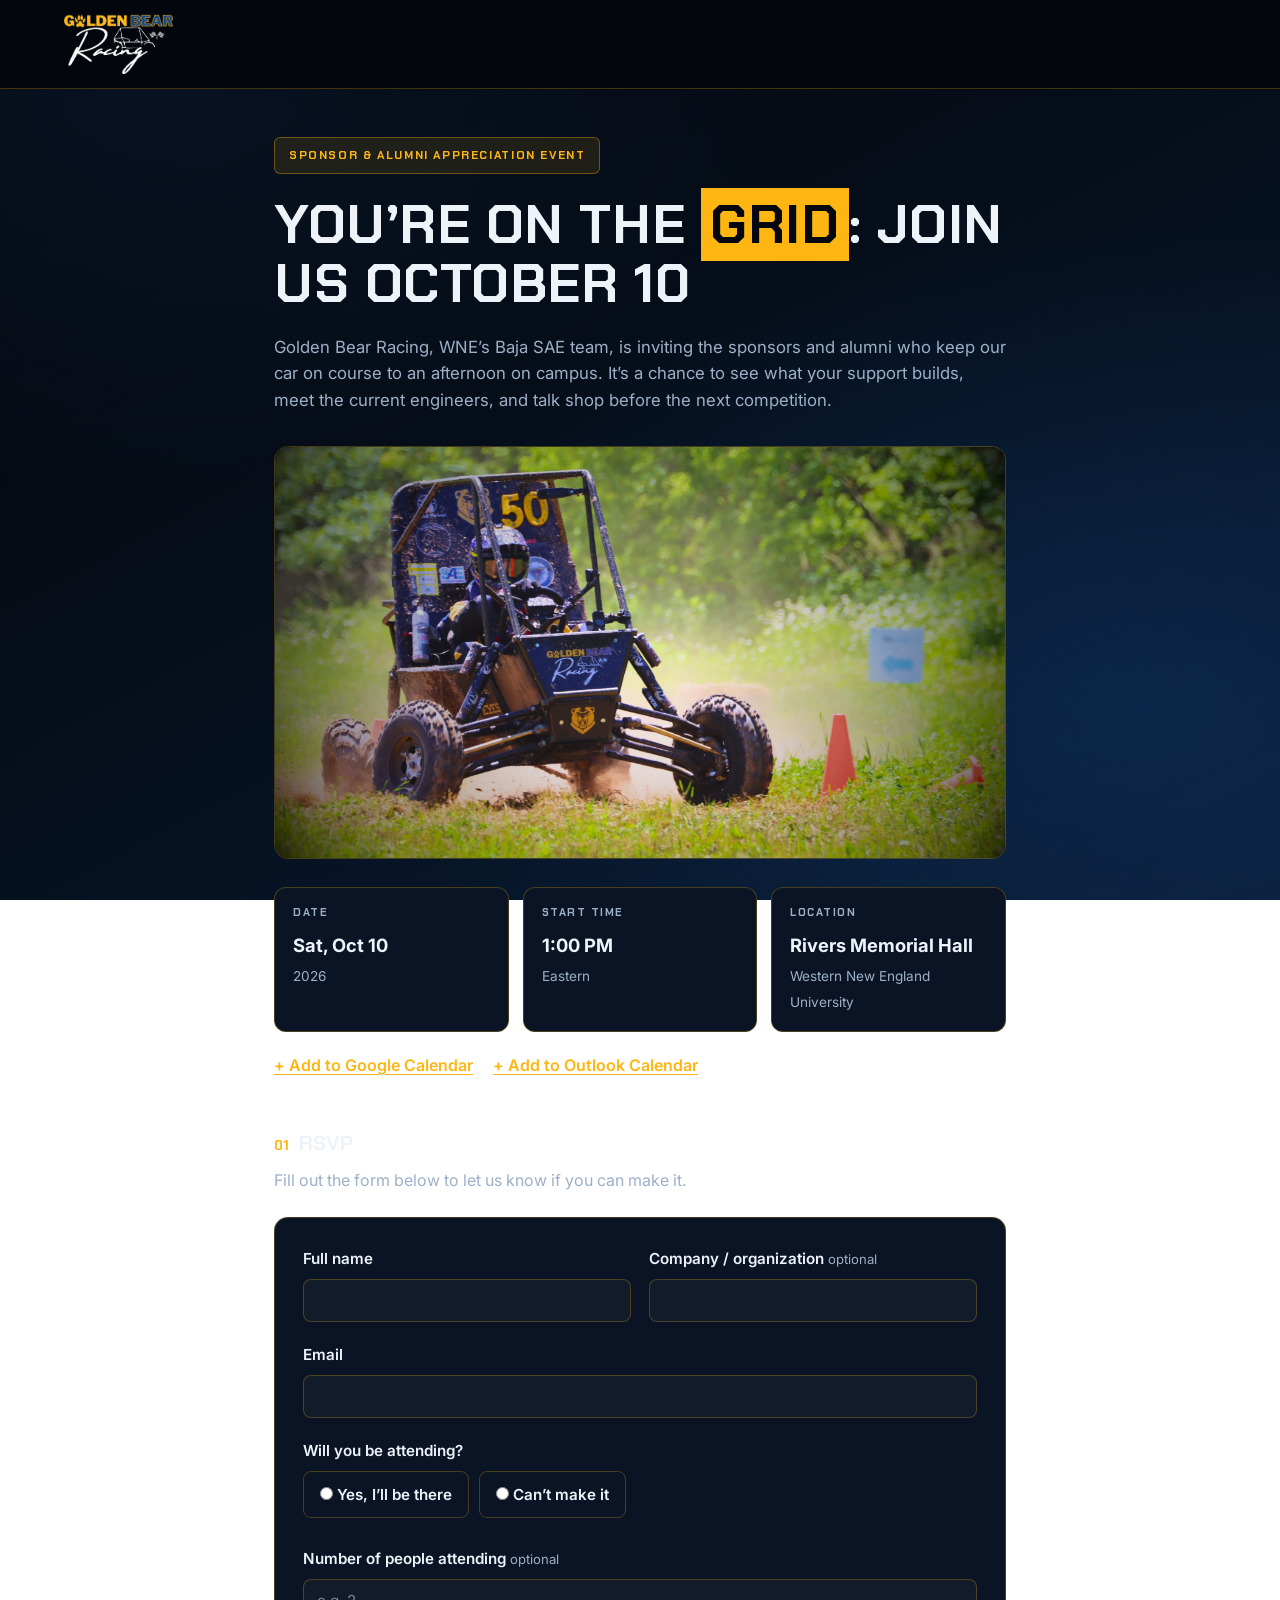
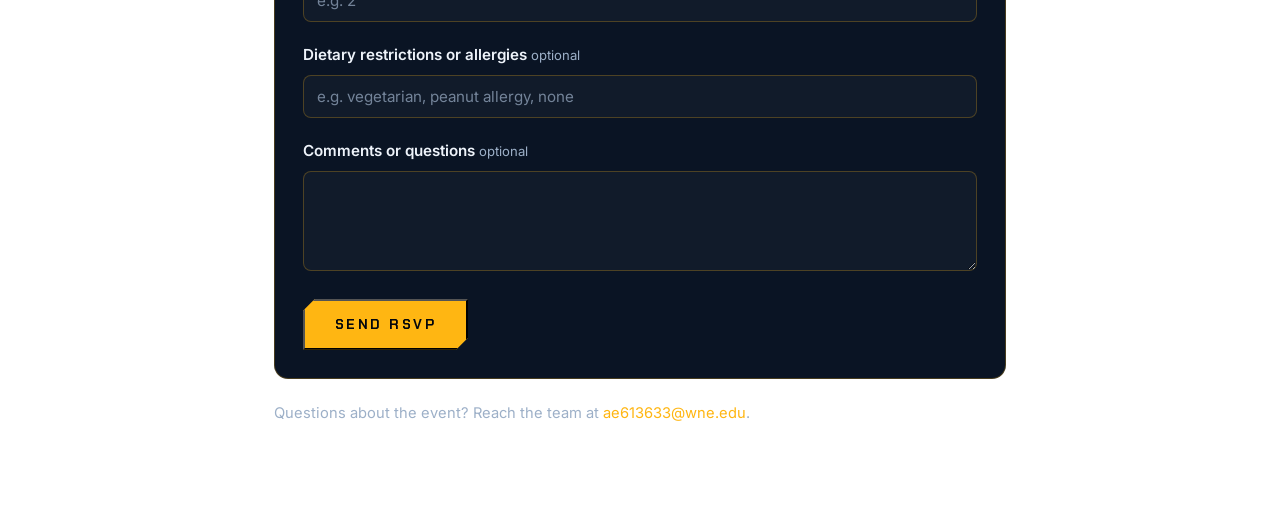
<file: event.html>
<!DOCTYPE html>
<html lang="en">
<head>
<script>
  if (location.hostname === 'wnebajaclub.github.io') {
    location.replace('https://wneu-bajasae.com' + location.pathname + location.search + location.hash);
  }
</script>
<meta charset="UTF-8">
<meta name="viewport" content="width=device-width, initial-scale=1.0">
<meta name="robots" content="noindex, nofollow">
<title>Sponsor &amp; Alumni Appreciation Event — Golden Bear Racing</title>
<meta name="description" content="RSVP for Golden Bear Racing's Sponsor &amp; Alumni Appreciation Event, October 10 at Western New England University.">
<link rel="canonical" href="https://wneu-bajasae.com/event.html">
<meta name="theme-color" content="#04070d">
<link rel="icon" href="assets/img/favicon.ico?v=2" sizes="any">
<link rel="icon" type="image/png" sizes="32x32" href="assets/img/favicon-32.png?v=2">
<link rel="apple-touch-icon" href="assets/img/apple-touch-icon.png?v=2">
<link rel="preconnect" href="https://fonts.googleapis.com">
<link rel="preconnect" href="https://fonts.gstatic.com" crossorigin>
<link href="https://fonts.googleapis.com/css2?family=Chakra+Petch:wght@500;600;700&family=Inter:wght@400;500;600&display=swap" rel="stylesheet">
<link rel="stylesheet" href="assets/css/style.css">
<style>
  .event-main { padding: 48px 0 100px; }
  .event-narrow { max-width: 780px; margin: 0 auto; }
  .event-eyebrow-tag {
    display: inline-block;
    font-family: var(--font-display);
    font-size: 0.72rem;
    font-weight: 700;
    letter-spacing: 0.14em;
    text-transform: uppercase;
    color: var(--gold);
    background: rgba(255, 182, 18, 0.1);
    border: 1px solid rgba(255, 182, 18, 0.35);
    padding: 8px 14px;
    border-radius: 6px;
    margin-bottom: 22px;
  }
  .event-title {
    font-family: var(--font-display);
    font-weight: 700;
    text-transform: uppercase;
    line-height: 1.08;
    letter-spacing: 0.01em;
    font-size: clamp(2rem, 5.2vw, 3.4rem);
    margin: 0 0 20px;
  }
  .event-title .hl {
    background: var(--gold);
    color: #04070d;
    padding: 0.02em 0.18em;
    box-decoration-break: clone;
    -webkit-box-decoration-break: clone;
  }
  .event-intro { color: var(--muted); font-size: 1.05rem; line-height: 1.6; margin-bottom: 32px; }
  .event-photo {
    border-radius: 14px;
    overflow: hidden;
    border: 1px solid var(--line);
    margin-bottom: 28px;
  }
  .event-photo img { display: block; width: 100%; height: auto; }
  .event-info-grid {
    display: grid;
    grid-template-columns: repeat(3, 1fr);
    gap: 14px;
    margin-bottom: 20px;
  }
  .event-info-card {
    background: var(--panel);
    border: 1px solid var(--line);
    border-radius: 12px;
    padding: 16px 18px;
  }
  .event-info-label {
    display: block;
    font-family: var(--font-display);
    font-size: 0.68rem;
    font-weight: 700;
    letter-spacing: 0.14em;
    text-transform: uppercase;
    color: var(--muted);
    margin-bottom: 8px;
  }
  .event-info-card strong { display: block; font-size: 1.15rem; margin-bottom: 2px; }
  .event-info-sub { color: var(--muted); font-size: 0.85rem; }
  .event-cal-links {
    display: flex;
    gap: 20px;
    flex-wrap: wrap;
    margin-bottom: 48px;
  }
  .event-cal-link {
    display: inline-block;
    color: var(--gold);
    font-weight: 600;
    text-decoration: underline;
    text-underline-offset: 3px;
  }
  .rsvp-step {
    display: flex;
    align-items: baseline;
    gap: 10px;
    font-family: var(--font-display);
    font-weight: 700;
    text-transform: uppercase;
    font-size: 1.3rem;
    margin-bottom: 6px;
  }
  .rsvp-step .num { color: var(--gold); font-size: 0.85rem; }
  .rsvp-note { color: var(--muted); margin-bottom: 24px; }
  .rsvp-form {
    background: var(--panel);
    border: 1px solid var(--line);
    border-radius: 14px;
    padding: 28px;
  }
  .rsvp-row { display: grid; grid-template-columns: 1fr 1fr; gap: 18px; }
  .rsvp-field { margin-bottom: 20px; }
  .rsvp-field label { display: block; font-weight: 600; margin-bottom: 8px; font-size: 0.95rem; }
  .rsvp-field label .opt { color: var(--muted); font-weight: 400; font-size: 0.82rem; }
  .rsvp-field input[type="text"],
  .rsvp-field input[type="email"],
  .rsvp-field input[type="number"],
  .rsvp-field textarea {
    width: 100%;
    background: rgba(255, 255, 255, 0.03);
    border: 1px solid var(--line);
    border-radius: 8px;
    padding: 11px 13px;
    color: var(--ink);
    font-family: var(--font-body);
    font-size: 0.95rem;
  }
  .rsvp-field input::placeholder, .rsvp-field textarea::placeholder { color: var(--muted); opacity: 0.7; }
  .rsvp-field textarea { resize: vertical; min-height: 90px; }
  .rsvp-toggle-row { display: flex; gap: 10px; flex-wrap: wrap; }
  .rsvp-toggle {
    display: flex;
    align-items: center;
    gap: 8px;
    border: 1px solid var(--line);
    border-radius: 8px;
    padding: 10px 16px;
    cursor: pointer;
    font-size: 0.92rem;
    font-weight: 600;
  }
  .rsvp-toggle:has(input:checked) { border-color: var(--gold); color: var(--gold); background: rgba(255, 182, 18, 0.08); }
  .rsvp-footer-note { color: var(--muted); margin-top: 22px; font-size: 0.92rem; }
  .rsvp-footer-note a { color: var(--gold); }
  @media (max-width: 640px) {
    .event-info-grid { grid-template-columns: 1fr; }
    .rsvp-row { grid-template-columns: 1fr; }
    .rsvp-form { padding: 22px; }
  }
</style>
</head>
<body>

<header class="site-header">
<nav class="nav-bar">
<a class="brand" href="index.html" aria-label="Golden Bear Racing - home">
<img class="brand-mark" src="assets/img/logo.png" alt="Golden Bear Racing" width="1100" height="606">
</a>
</nav>
</header>

<main class="event-main">
<div class="wrap event-narrow">

<span class="event-eyebrow-tag">Sponsor &amp; Alumni Appreciation Event</span>
<h1 class="event-title">You&rsquo;re on the <span class="hl">Grid</span>: Join Us October 10</h1>
<p class="event-intro">Golden Bear Racing, WNE&rsquo;s Baja SAE team, is inviting the sponsors and alumni who keep our car on course to an afternoon on campus. It&rsquo;s a chance to see what your support builds, meet the current engineers, and talk shop before the next competition.</p>

<div class="event-photo">
<img src="assets/img/hero-car-action.jpg" alt="Golden Bear Racing's car kicking up dust through the cones at competition" width="2400" height="1350" loading="lazy" decoding="async">
</div>

<div class="event-info-grid">
<div class="event-info-card">
<span class="event-info-label">Date</span>
<strong>Sat, Oct 10</strong>
<span class="event-info-sub">2026</span>
</div>
<div class="event-info-card">
<span class="event-info-label">Start Time</span>
<strong>1:00 PM</strong>
<span class="event-info-sub">Eastern</span>
</div>
<div class="event-info-card">
<span class="event-info-label">Location</span>
<strong>Rivers Memorial Hall</strong>
<span class="event-info-sub">Western New England University</span>
</div>
</div>

<div class="event-cal-links">
<a class="event-cal-link" href="https://calendar.google.com/calendar/render?action=TEMPLATE&text=Golden+Bear+Racing%3A+Sponsor+%26+Alumni+Appreciation+Event&dates=20261010T170000Z/20261010T190000Z&details=Golden+Bear+Racing%2C+WNE%27s+Baja+SAE+team%2C+is+inviting+the+sponsors+and+alumni+who+keep+our+car+on+course+to+an+afternoon+on+campus.&location=Rivers+Memorial+Hall%2C+Western+New+England+University%2C+Springfield%2C+MA&sf=true&output=xml" target="_blank" rel="noopener">+ Add to Google Calendar</a>
<a class="event-cal-link" href="https://outlook.office.com/calendar/0/deeplink/compose?subject=Golden+Bear+Racing%3A+Sponsor+%26+Alumni+Appreciation+Event&startdt=2026-10-10T17%3A00%3A00Z&enddt=2026-10-10T19%3A00%3A00Z&body=Golden+Bear+Racing%2C+WNE%27s+Baja+SAE+team%2C+is+inviting+the+sponsors+and+alumni+who+keep+our+car+on+course+to+an+afternoon+on+campus.&location=Rivers+Memorial+Hall%2C+Western+New+England+University%2C+Springfield%2C+MA&path=%2Fcalendar%2Faction%2Fcompose&rru=addevent" target="_blank" rel="noopener">+ Add to Outlook Calendar</a>
</div>

<p class="rsvp-step"><span class="num">01</span> RSVP</p>
<p class="rsvp-note">Fill out the form below to let us know if you can make it.</p>

<form class="rsvp-form" action="https://formspree.io/f/mbgjaljy" method="POST">
<div class="rsvp-row">
<div class="rsvp-field">
<label for="rsvp-name">Full name</label>
<input type="text" id="rsvp-name" name="Full name" required>
</div>
<div class="rsvp-field">
<label for="rsvp-company">Company / organization <span class="opt">optional</span></label>
<input type="text" id="rsvp-company" name="Company / organization">
</div>
</div>

<div class="rsvp-field">
<label for="rsvp-email">Email</label>
<input type="email" id="rsvp-email" name="Email" required>
</div>

<div class="rsvp-field">
<label>Will you be attending?</label>
<div class="rsvp-toggle-row">
<label class="rsvp-toggle"><input type="radio" name="Attending" value="Yes, I'll be there" required> Yes, I&rsquo;ll be there</label>
<label class="rsvp-toggle"><input type="radio" name="Attending" value="Can't make it"> Can&rsquo;t make it</label>
</div>
</div>

<div class="rsvp-field">
<label for="rsvp-guests">Number of people attending <span class="opt">optional</span></label>
<input type="number" id="rsvp-guests" name="Number attending" min="1" step="1" placeholder="e.g. 2">
</div>

<div class="rsvp-field">
<label for="rsvp-dietary">Dietary restrictions or allergies <span class="opt">optional</span></label>
<input type="text" id="rsvp-dietary" name="Dietary restrictions" placeholder="e.g. vegetarian, peanut allergy, none">
</div>

<div class="rsvp-field">
<label for="rsvp-comments">Comments or questions <span class="opt">optional</span></label>
<textarea id="rsvp-comments" name="Comments" rows="4"></textarea>
</div>

<input type="hidden" name="_subject" value="Sponsor Event RSVP">

<button type="submit" class="btn btn-gold">Send RSVP</button>
</form>
<p class="rsvp-status" role="status" hidden></p>

<p class="rsvp-footer-note">Questions about the event? Reach the team at <a href="mailto:ae613633@wne.edu">ae613633@wne.edu</a>.</p>

</div>
</main>

<script>
(function () {
  var form = document.querySelector('.rsvp-form');
  var status = document.querySelector('.rsvp-status');
  form.addEventListener('submit', function (e) {
    e.preventDefault();
    var submitBtn = form.querySelector('button[type="submit"]');
    submitBtn.disabled = true;
    submitBtn.textContent = 'Sending…';
    status.hidden = true;

    fetch(form.action, {
      method: 'POST',
      body: new FormData(form),
      headers: { Accept: 'application/json' }
    }).then(function (response) {
      if (response.ok) {
        form.reset();
        form.hidden = true;
        status.textContent = 'Thanks — your RSVP is in. We’ll be in touch with any updates.';
        status.hidden = false;
      } else {
        submitBtn.disabled = false;
        submitBtn.textContent = 'Send RSVP';
        status.textContent = 'Something went wrong sending that. Please try again, or email ae613633@wne.edu directly.';
        status.hidden = false;
      }
    }).catch(function () {
      submitBtn.disabled = false;
      submitBtn.textContent = 'Send RSVP';
      status.textContent = 'Something went wrong sending that. Please try again, or email ae613633@wne.edu directly.';
      status.hidden = false;
    });
  });
})();
</script>

</body>
</html>
</file>
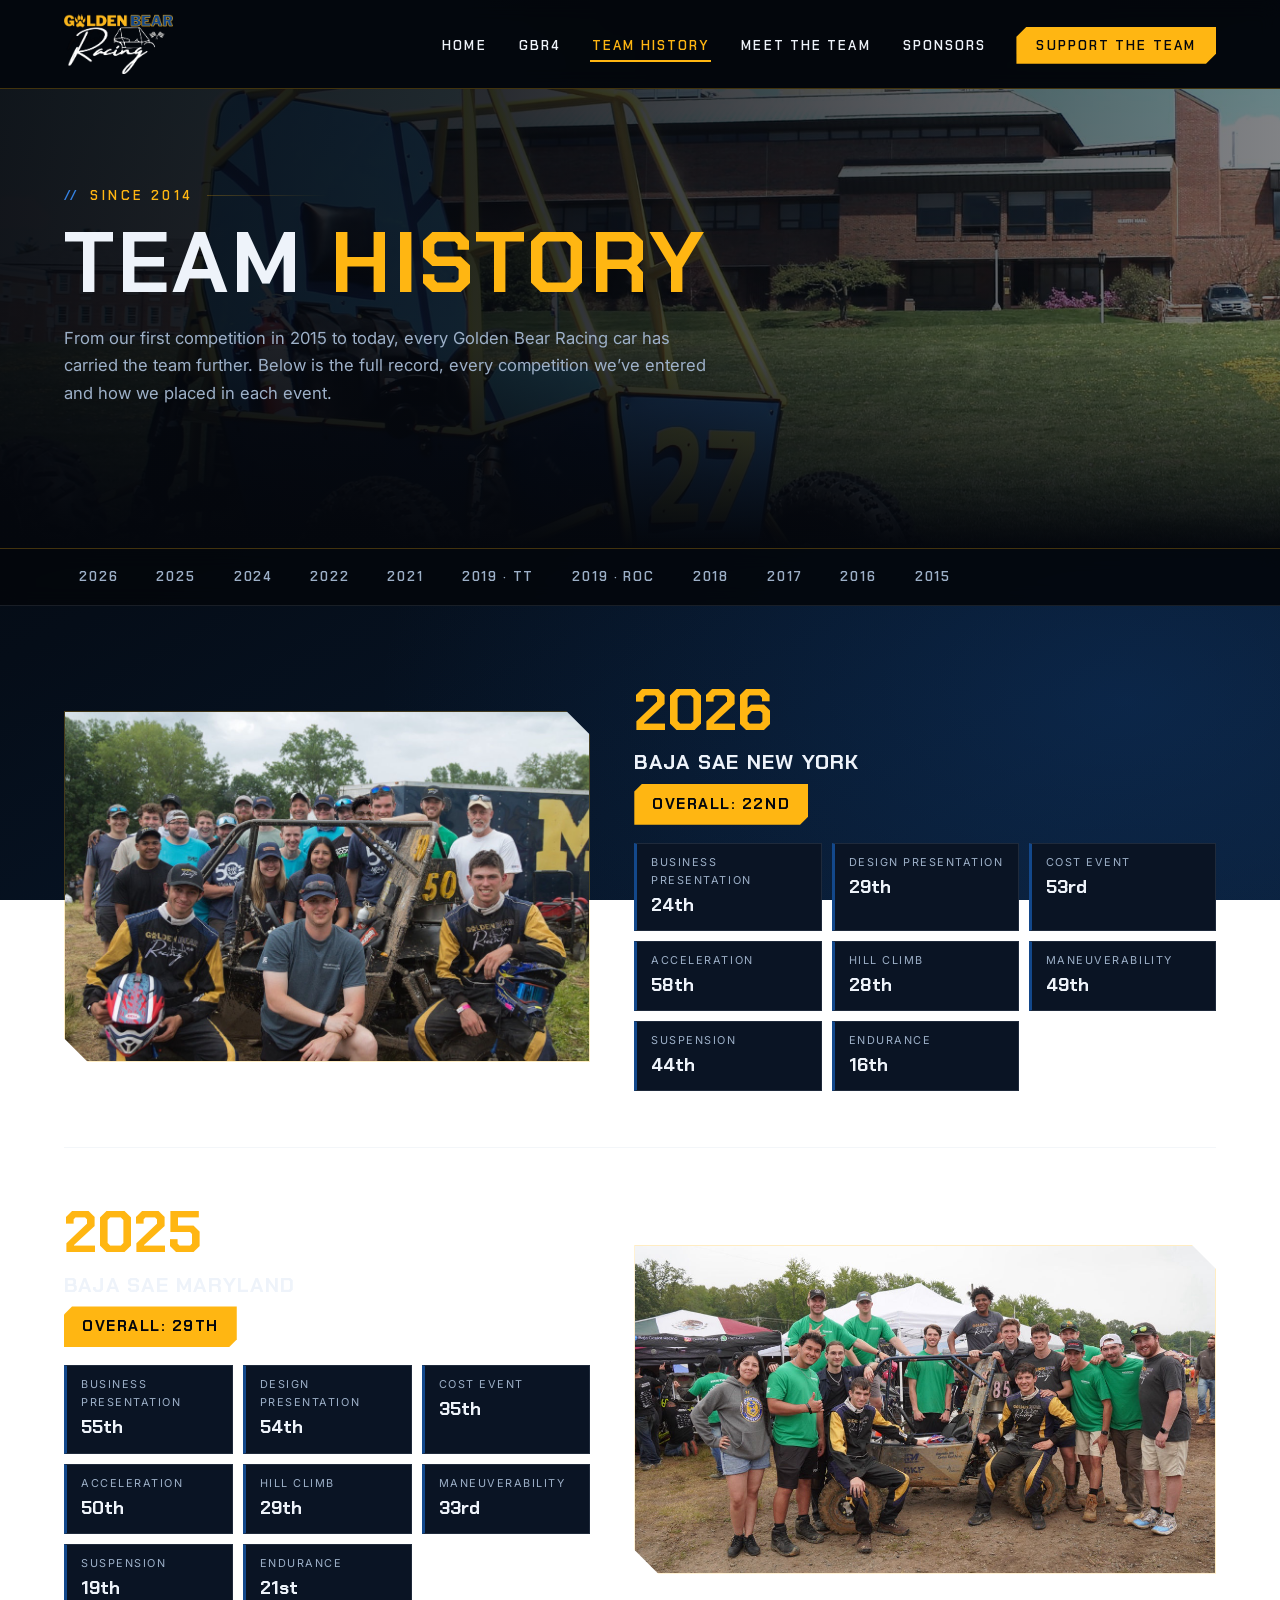
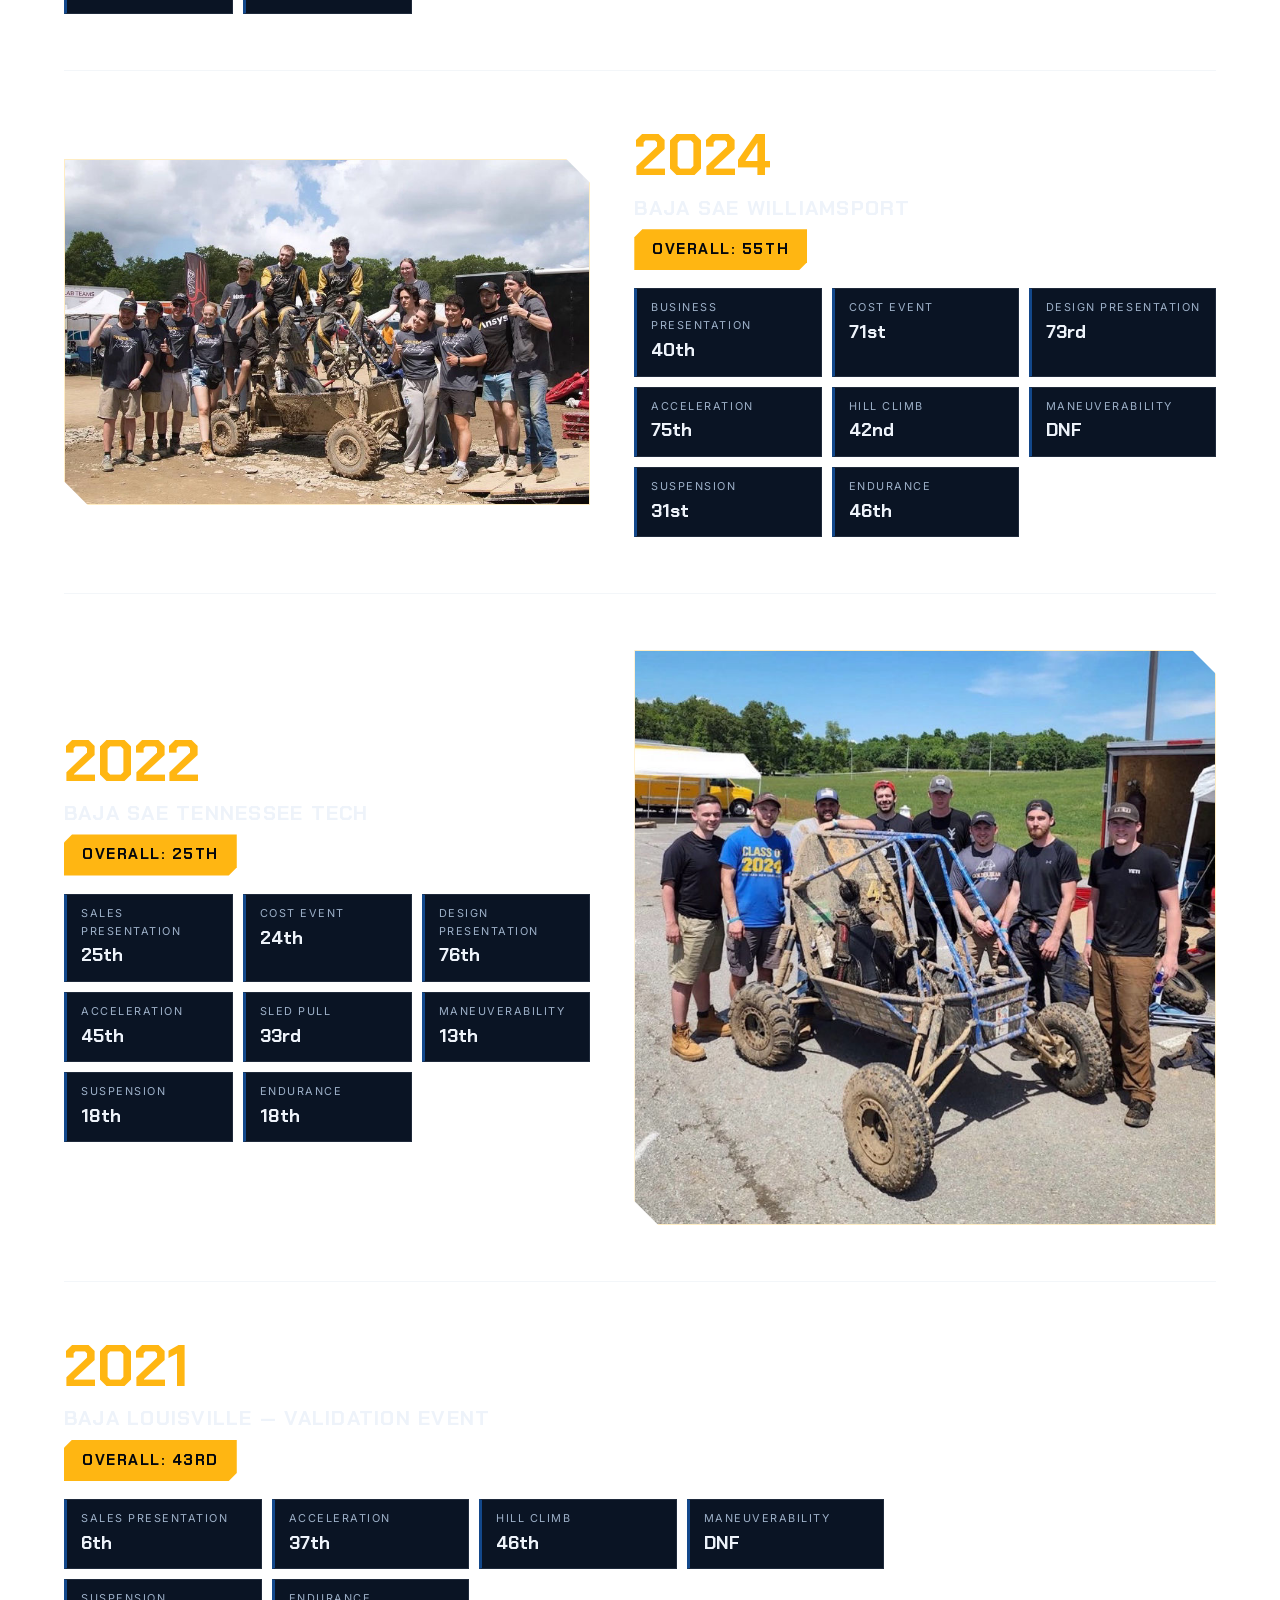
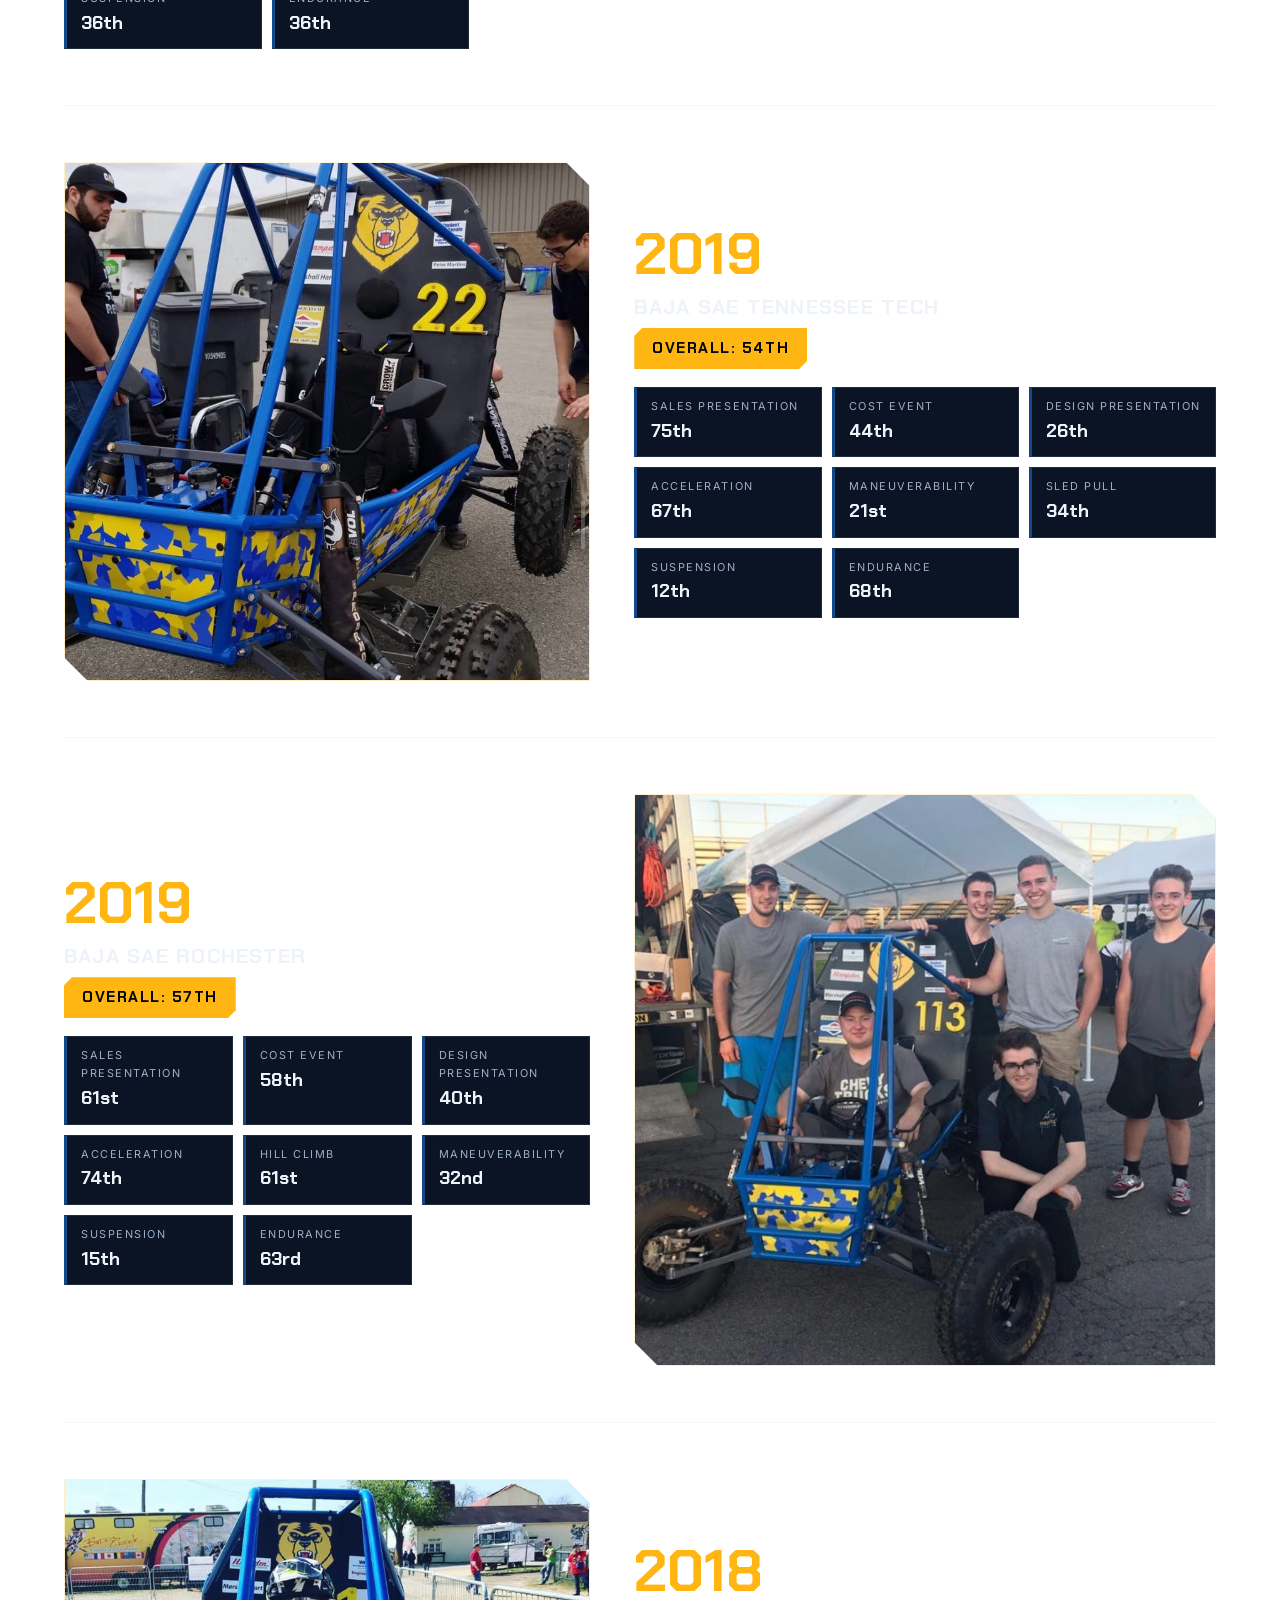
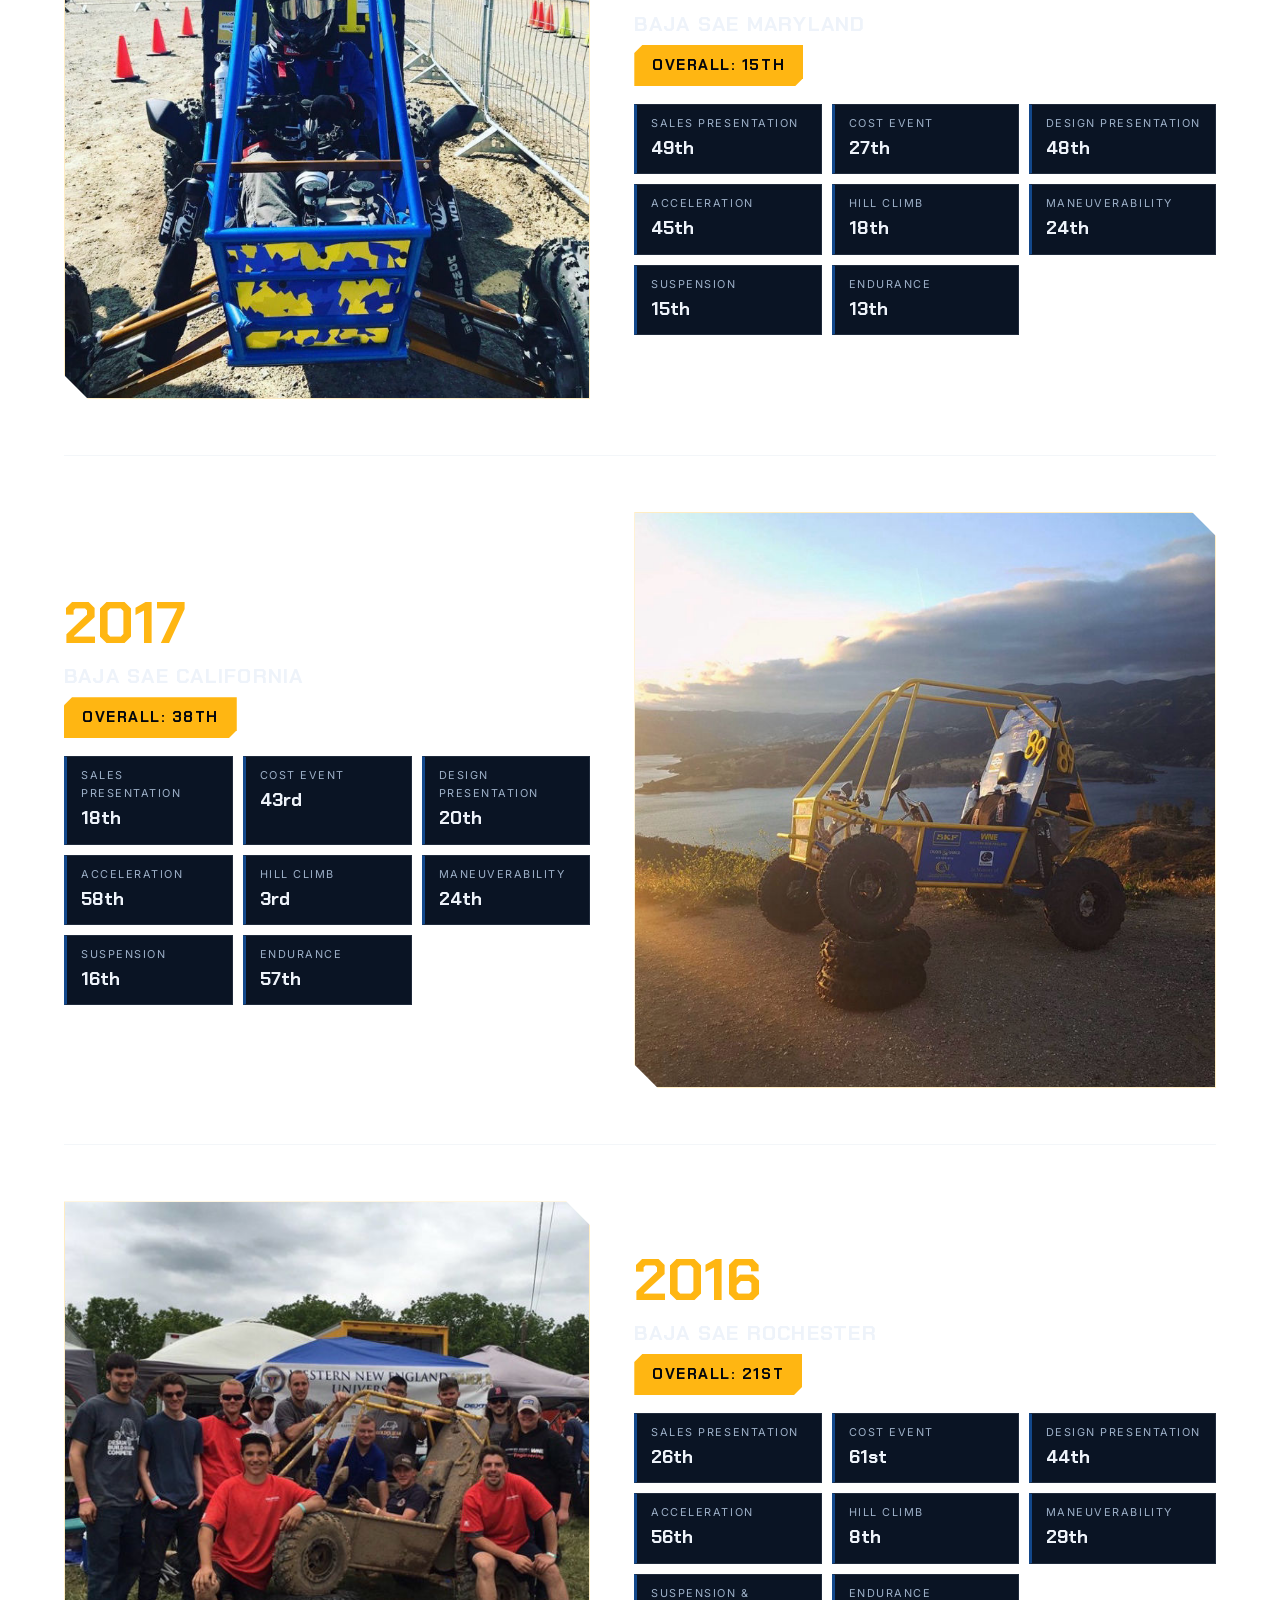
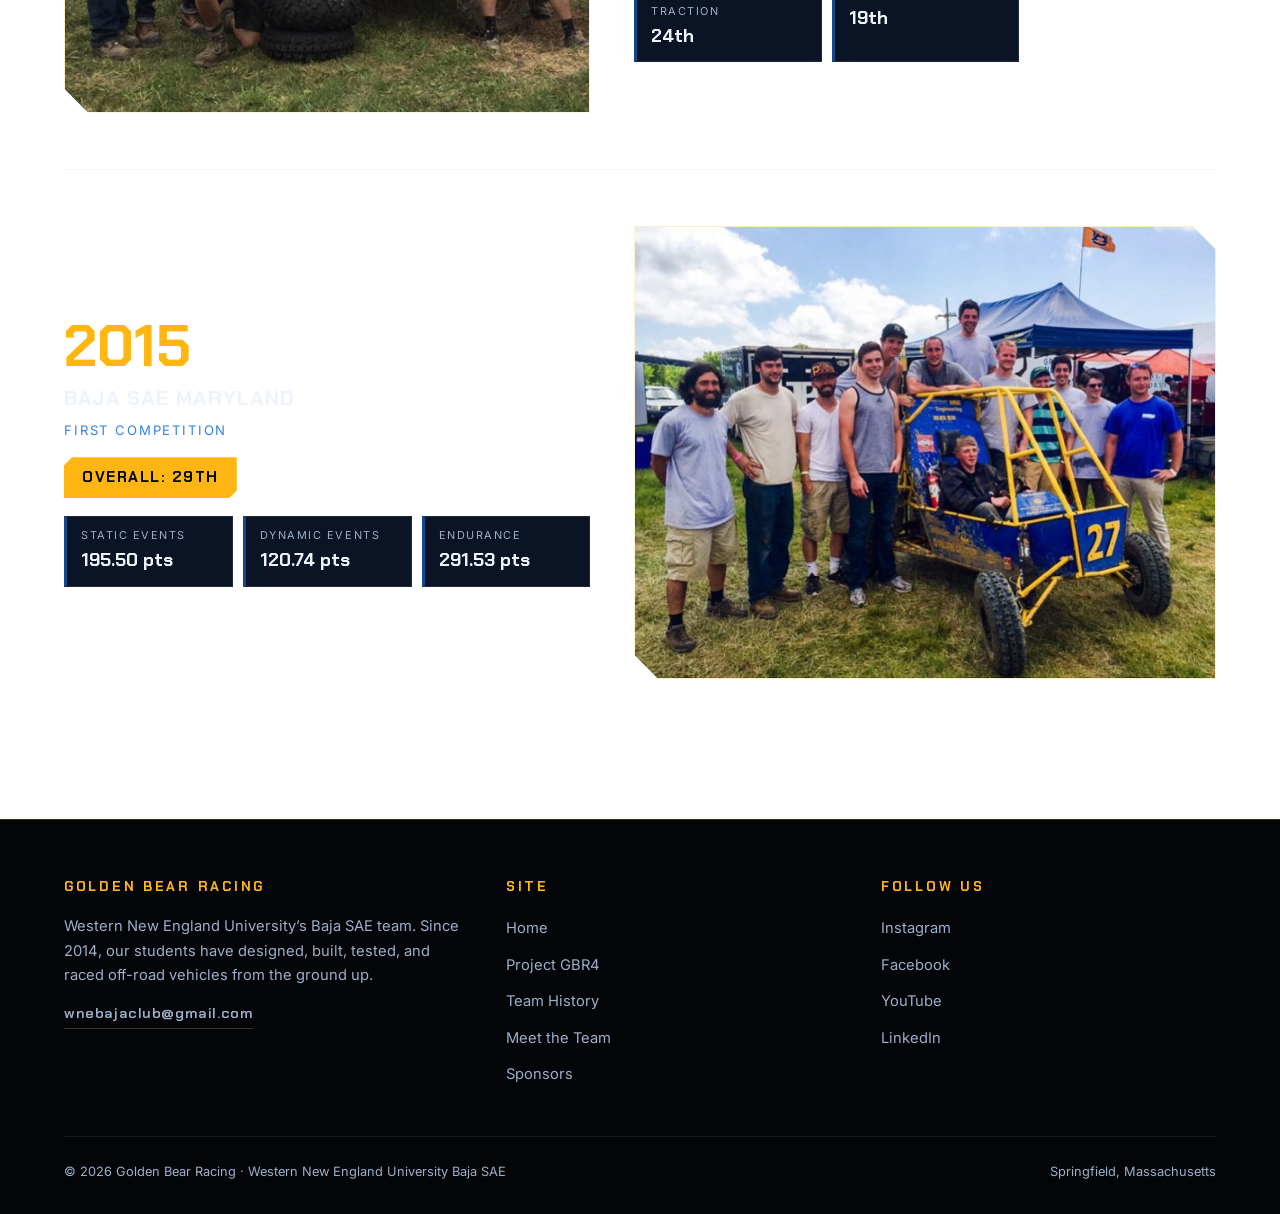
<file: history.html>
<!DOCTYPE html>
<html lang="en">
<head>
  <script>
    if (location.hostname === 'wnebajaclub.github.io') {
      location.replace('https://wneu-bajasae.com' + location.pathname + location.search + location.hash);
    }
  </script>
  <meta charset="UTF-8">
  <meta name="viewport" content="width=device-width, initial-scale=1.0">
  <title>Team History — Golden Bear Racing</title>
  <meta name="description" content="Golden Bear Racing's competition history — every Baja SAE event since the team's 2015 debut.">
  <link rel="canonical" href="https://wnebajaclub.github.io/history.html">
  <meta property="og:type" content="website">
  <meta property="og:site_name" content="Golden Bear Racing">
  <meta property="og:title" content="Team History — Golden Bear Racing">
  <meta property="og:description" content="Every Baja SAE competition Golden Bear Racing has run since our 2015 debut, with full event results.">
  <meta property="og:url" content="https://wnebajaclub.github.io/history.html">
  <meta property="og:image" content="https://wnebajaclub.github.io/assets/img/og-image.jpg">
  <meta property="og:image:width" content="1200">
  <meta property="og:image:height" content="630">
  <meta property="og:image:alt" content="Golden Bear Racing logo over the team and their Baja car">
  <meta name="twitter:card" content="summary_large_image">
  <meta name="twitter:title" content="Team History — Golden Bear Racing">
  <meta name="twitter:description" content="Every Baja SAE competition Golden Bear Racing has run since our 2015 debut, with full event results.">
  <meta name="twitter:image" content="https://wnebajaclub.github.io/assets/img/og-image.jpg">
  <meta name="theme-color" content="#04070d">
  <link rel="icon" href="assets/img/favicon.ico?v=2" sizes="any">
  <link rel="icon" type="image/png" sizes="32x32" href="assets/img/favicon-32.png?v=2">
  <link rel="apple-touch-icon" href="assets/img/apple-touch-icon.png?v=2">
  <link rel="preconnect" href="https://fonts.googleapis.com">
  <link rel="preconnect" href="https://fonts.gstatic.com" crossorigin>
  <link href="https://fonts.googleapis.com/css2?family=Chakra+Petch:wght@500;600;700&family=Inter:wght@400;500;600&display=swap" rel="stylesheet">
  <link rel="stylesheet" href="assets/css/style.css">
</head>
<body>

<script src="assets/js/banner.js"></script>
<header class="site-header">
  <nav class="nav-bar">
    <a class="brand" href="index.html" aria-label="Golden Bear Racing - home">
      <img class="brand-mark" src="assets/img/logo.png" alt="Golden Bear Racing" width="1100" height="606">
    </a>
    <button class="nav-toggle" aria-label="Toggle navigation" aria-expanded="false">&#9776;</button>
    <ul class="nav-links">
      <li><a href="index.html">Home</a></li>
      <li><a href="index.html#gbr4">GBR4</a></li>
      <li><a href="history.html" class="active">Team History</a></li>
      <li><a href="team.html">Meet the Team</a></li>
      <li><a href="sponsors.html">Sponsors</a></li>
      <li><a href="sponsors.html#support" class="nav-cta">Support the Team</a></li>
    </ul>
  </nav>
</header>

<main>

  <section class="page-hero has-photo">
    <div class="page-hero-bg" style="background-image:url('assets/img/hero-history.jpg');"></div>
    <div class="wrap">
      <p class="eyebrow">Since 2014</p>
      <h1>Team <span class="accent">History</span></h1>
      <p class="lede">From our first competition in 2015 to today, every Golden Bear Racing car has carried the team further. Below is the full record, every competition we&rsquo;ve entered and how we placed in each event.</p>
    </div>
  </section>

  <nav class="year-nav" aria-label="Jump to competition year">
    <div class="yn-track">
      <a href="#y2026">2026</a>
      <a href="#y2025">2025</a>
      <a href="#y2024">2024</a>
      <a href="#y2022">2022</a>
      <a href="#y2021">2021</a>
      <a href="#y2019tt">2019 &middot; TT</a>
      <a href="#y2019roc">2019 &middot; ROC</a>
      <a href="#y2018">2018</a>
      <a href="#y2017">2017</a>
      <a href="#y2016">2016</a>
      <a href="#y2015">2015</a>
    </div>
  </nav>

  <section style="padding-top:20px;">
    <div class="wrap">

      <!-- 2026 -->
      <article class="comp reveal" id="y2026">
        <div class="comp-photo"><img src="assets/img/comp-2026-new-york.jpg" alt="Golden Bear Racing team with the number 50 car at Baja SAE New York 2026" width="1085" height="723" loading="lazy" decoding="async"></div>
        <div class="comp-body">
          <div class="comp-year">2026</div>
          <h2>Baja SAE New York</h2>
          <span class="overall-chip">Overall: 22nd</span>
          <div class="results-grid">
            <div class="result"><div class="r-event">Business Presentation</div><div class="r-place">24th</div></div>
            <div class="result"><div class="r-event">Design Presentation</div><div class="r-place">29th</div></div>
            <div class="result"><div class="r-event">Cost Event</div><div class="r-place">53rd</div></div>
            <div class="result"><div class="r-event">Acceleration</div><div class="r-place">58th</div></div>
            <div class="result"><div class="r-event">Hill Climb</div><div class="r-place">28th</div></div>
            <div class="result"><div class="r-event">Maneuverability</div><div class="r-place">49th</div></div>
            <div class="result"><div class="r-event">Suspension</div><div class="r-place">44th</div></div>
            <div class="result"><div class="r-event">Endurance</div><div class="r-place">16th</div></div>
          </div>
        </div>
      </article>

      <!-- 2025 -->
      <article class="comp flip reveal" id="y2025">
        <div class="comp-photo"><img src="assets/img/comp-2025-maryland.jpg" alt="Golden Bear Racing team with the number 85 car at Baja SAE Maryland 2025" width="1152" height="649" loading="lazy" decoding="async"></div>
        <div class="comp-body">
          <div class="comp-year">2025</div>
          <h2>Baja SAE Maryland</h2>
          <span class="overall-chip">Overall: 29th</span>
          <div class="results-grid">
            <div class="result"><div class="r-event">Business Presentation</div><div class="r-place">55th</div></div>
            <div class="result"><div class="r-event">Design Presentation</div><div class="r-place">54th</div></div>
            <div class="result"><div class="r-event">Cost Event</div><div class="r-place">35th</div></div>
            <div class="result"><div class="r-event">Acceleration</div><div class="r-place">50th</div></div>
            <div class="result"><div class="r-event">Hill Climb</div><div class="r-place">29th</div></div>
            <div class="result"><div class="r-event">Maneuverability</div><div class="r-place">33rd</div></div>
            <div class="result"><div class="r-event">Suspension</div><div class="r-place">19th</div></div>
            <div class="result"><div class="r-event">Endurance</div><div class="r-place">21st</div></div>
          </div>
        </div>
      </article>

      <!-- 2024 -->
      <article class="comp reveal" id="y2024">
        <div class="comp-photo"><img src="assets/img/comp-2024-williamsport.jpg" alt="Golden Bear Racing team at Baja SAE Williamsport 2024" width="856" height="562" loading="lazy" decoding="async"></div>
        <div class="comp-body">
          <div class="comp-year">2024</div>
          <h2>Baja SAE Williamsport</h2>
          <span class="overall-chip">Overall: 55th</span>
          <div class="results-grid">
            <div class="result"><div class="r-event">Business Presentation</div><div class="r-place">40th</div></div>
            <div class="result"><div class="r-event">Cost Event</div><div class="r-place">71st</div></div>
            <div class="result"><div class="r-event">Design Presentation</div><div class="r-place">73rd</div></div>
            <div class="result"><div class="r-event">Acceleration</div><div class="r-place">75th</div></div>
            <div class="result"><div class="r-event">Hill Climb</div><div class="r-place">42nd</div></div>
            <div class="result"><div class="r-event">Maneuverability</div><div class="r-place">DNF</div></div>
            <div class="result"><div class="r-event">Suspension</div><div class="r-place">31st</div></div>
            <div class="result"><div class="r-event">Endurance</div><div class="r-place">46th</div></div>
          </div>
        </div>
      </article>

      <!-- 2022 -->
      <article class="comp flip reveal" id="y2022">
        <div class="comp-photo"><img src="assets/img/comp-2022-tennessee-tech.jpg" alt="Golden Bear Racing team with the car at Baja SAE Tennessee Tech 2022" width="758" height="749" loading="lazy" decoding="async"></div>
        <div class="comp-body">
          <div class="comp-year">2022</div>
          <h2>Baja SAE Tennessee Tech</h2>
          <span class="overall-chip">Overall: 25th</span>
          <div class="results-grid">
            <div class="result"><div class="r-event">Sales Presentation</div><div class="r-place">25th</div></div>
            <div class="result"><div class="r-event">Cost Event</div><div class="r-place">24th</div></div>
            <div class="result"><div class="r-event">Design Presentation</div><div class="r-place">76th</div></div>
            <div class="result"><div class="r-event">Acceleration</div><div class="r-place">45th</div></div>
            <div class="result"><div class="r-event">Sled Pull</div><div class="r-place">33rd</div></div>
            <div class="result"><div class="r-event">Maneuverability</div><div class="r-place">13th</div></div>
            <div class="result"><div class="r-event">Suspension</div><div class="r-place">18th</div></div>
            <div class="result"><div class="r-event">Endurance</div><div class="r-place">18th</div></div>
          </div>
        </div>
      </article>

      <!-- 2021 (no photo) -->
      <article class="comp no-photo reveal" id="y2021">
        <div class="comp-body">
          <div class="comp-year">2021</div>
          <h2>Baja Louisville &mdash; Validation Event</h2>
          <span class="overall-chip">Overall: 43rd</span>
          <div class="results-grid">
            <div class="result"><div class="r-event">Sales Presentation</div><div class="r-place">6th</div></div>
            <div class="result"><div class="r-event">Acceleration</div><div class="r-place">37th</div></div>
            <div class="result"><div class="r-event">Hill Climb</div><div class="r-place">46th</div></div>
            <div class="result"><div class="r-event">Maneuverability</div><div class="r-place">DNF</div></div>
            <div class="result"><div class="r-event">Suspension</div><div class="r-place">36th</div></div>
            <div class="result"><div class="r-event">Endurance</div><div class="r-place">36th</div></div>
          </div>
        </div>
      </article>

      <!-- 2019 Tennessee Tech -->
      <article class="comp reveal" id="y2019tt">
        <div class="comp-photo"><img src="assets/img/comp-2019-tennessee-tech.jpg" alt="Golden Bear Racing team with the car at Baja SAE Tennessee Tech 2019" width="839" height="827" loading="lazy" decoding="async"></div>
        <div class="comp-body">
          <div class="comp-year">2019</div>
          <h2>Baja SAE Tennessee Tech</h2>
          <span class="overall-chip">Overall: 54th</span>
          <div class="results-grid">
            <div class="result"><div class="r-event">Sales Presentation</div><div class="r-place">75th</div></div>
            <div class="result"><div class="r-event">Cost Event</div><div class="r-place">44th</div></div>
            <div class="result"><div class="r-event">Design Presentation</div><div class="r-place">26th</div></div>
            <div class="result"><div class="r-event">Acceleration</div><div class="r-place">67th</div></div>
            <div class="result"><div class="r-event">Maneuverability</div><div class="r-place">21st</div></div>
            <div class="result"><div class="r-event">Sled Pull</div><div class="r-place">34th</div></div>
            <div class="result"><div class="r-event">Suspension</div><div class="r-place">12th</div></div>
            <div class="result"><div class="r-event">Endurance</div><div class="r-place">68th</div></div>
          </div>
        </div>
      </article>

      <!-- 2019 Rochester -->
      <article class="comp flip reveal" id="y2019roc">
        <div class="comp-photo"><img src="assets/img/comp-2019-rochester.jpg" alt="Golden Bear Racing team with the car at Baja SAE Rochester 2019" width="653" height="642" loading="lazy" decoding="async"></div>
        <div class="comp-body">
          <div class="comp-year">2019</div>
          <h2>Baja SAE Rochester</h2>
          <span class="overall-chip">Overall: 57th</span>
          <div class="results-grid">
            <div class="result"><div class="r-event">Sales Presentation</div><div class="r-place">61st</div></div>
            <div class="result"><div class="r-event">Cost Event</div><div class="r-place">58th</div></div>
            <div class="result"><div class="r-event">Design Presentation</div><div class="r-place">40th</div></div>
            <div class="result"><div class="r-event">Acceleration</div><div class="r-place">74th</div></div>
            <div class="result"><div class="r-event">Hill Climb</div><div class="r-place">61st</div></div>
            <div class="result"><div class="r-event">Maneuverability</div><div class="r-place">32nd</div></div>
            <div class="result"><div class="r-event">Suspension</div><div class="r-place">15th</div></div>
            <div class="result"><div class="r-event">Endurance</div><div class="r-place">63rd</div></div>
          </div>
        </div>
      </article>

      <!-- 2018 -->
      <article class="comp reveal" id="y2018">
        <div class="comp-photo"><img src="assets/img/comp-2018-maryland.jpg" alt="Golden Bear Racing team with the car at Baja SAE Maryland 2018" width="741" height="732" loading="lazy" decoding="async"></div>
        <div class="comp-body">
          <div class="comp-year">2018</div>
          <h2>Baja SAE Maryland</h2>
          <span class="overall-chip">Overall: 15th</span>
          <div class="results-grid">
            <div class="result"><div class="r-event">Sales Presentation</div><div class="r-place">49th</div></div>
            <div class="result"><div class="r-event">Cost Event</div><div class="r-place">27th</div></div>
            <div class="result"><div class="r-event">Design Presentation</div><div class="r-place">48th</div></div>
            <div class="result"><div class="r-event">Acceleration</div><div class="r-place">45th</div></div>
            <div class="result"><div class="r-event">Hill Climb</div><div class="r-place">18th</div></div>
            <div class="result"><div class="r-event">Maneuverability</div><div class="r-place">24th</div></div>
            <div class="result"><div class="r-event">Suspension</div><div class="r-place">15th</div></div>
            <div class="result"><div class="r-event">Endurance</div><div class="r-place">13th</div></div>
          </div>
        </div>
      </article>

      <!-- 2017 -->
      <article class="comp flip reveal" id="y2017">
        <div class="comp-photo"><img src="assets/img/comp-2017-california.jpg" alt="Golden Bear Racing team with the car at Baja SAE California 2017" width="758" height="751" loading="lazy" decoding="async"></div>
        <div class="comp-body">
          <div class="comp-year">2017</div>
          <h2>Baja SAE California</h2>
          <span class="overall-chip">Overall: 38th</span>
          <div class="results-grid">
            <div class="result"><div class="r-event">Sales Presentation</div><div class="r-place">18th</div></div>
            <div class="result"><div class="r-event">Cost Event</div><div class="r-place">43rd</div></div>
            <div class="result"><div class="r-event">Design Presentation</div><div class="r-place">20th</div></div>
            <div class="result"><div class="r-event">Acceleration</div><div class="r-place">58th</div></div>
            <div class="result"><div class="r-event">Hill Climb</div><div class="r-place">3rd</div></div>
            <div class="result"><div class="r-event">Maneuverability</div><div class="r-place">24th</div></div>
            <div class="result"><div class="r-event">Suspension</div><div class="r-place">16th</div></div>
            <div class="result"><div class="r-event">Endurance</div><div class="r-place">57th</div></div>
          </div>
        </div>
      </article>

      <!-- 2016 -->
      <article class="comp reveal" id="y2016">
        <div class="comp-photo"><img src="assets/img/comp-2016-rochester.jpg" alt="Golden Bear Racing team with the car at Baja SAE Rochester 2016" width="552" height="536" loading="lazy" decoding="async"></div>
        <div class="comp-body">
          <div class="comp-year">2016</div>
          <h2>Baja SAE Rochester</h2>
          <span class="overall-chip">Overall: 21st</span>
          <div class="results-grid">
            <div class="result"><div class="r-event">Sales Presentation</div><div class="r-place">26th</div></div>
            <div class="result"><div class="r-event">Cost Event</div><div class="r-place">61st</div></div>
            <div class="result"><div class="r-event">Design Presentation</div><div class="r-place">44th</div></div>
            <div class="result"><div class="r-event">Acceleration</div><div class="r-place">56th</div></div>
            <div class="result"><div class="r-event">Hill Climb</div><div class="r-place">8th</div></div>
            <div class="result"><div class="r-event">Maneuverability</div><div class="r-place">29th</div></div>
            <div class="result"><div class="r-event">Suspension &amp; Traction</div><div class="r-place">24th</div></div>
            <div class="result"><div class="r-event">Endurance</div><div class="r-place">19th</div></div>
          </div>
        </div>
      </article>

      <!-- 2015 -->
      <article class="comp flip reveal" id="y2015">
        <div class="comp-photo"><img src="assets/img/comp-2015-maryland.jpg" alt="Golden Bear Racing team with the car at Baja SAE Maryland 2015, the team's first competition" width="1085" height="845" loading="lazy" decoding="async"></div>
        <div class="comp-body">
          <div class="comp-year">2015</div>
          <h2>Baja SAE Maryland</h2>
          <p class="comp-note">First Competition</p>
          <span class="overall-chip">Overall: 29th</span>
          <div class="results-grid">
            <div class="result"><div class="r-event">Static Events</div><div class="r-place">195.50 pts</div></div>
            <div class="result"><div class="r-event">Dynamic Events</div><div class="r-place">120.74 pts</div></div>
            <div class="result"><div class="r-event">Endurance</div><div class="r-place">291.53 pts</div></div>
          </div>
        </div>
      </article>

    </div>
  </section>

</main>

<footer class="site-footer">
  <div class="wrap">
    <div class="footer-grid">
      <div>
        <h2>Golden Bear Racing</h2>
        <p>Western New England University&rsquo;s Baja SAE team. Since 2014, our students have designed, built, tested, and raced off-road vehicles from the ground up.</p>
        <a class="footer-mail" href="mailto:wnebajaclub@gmail.com">wnebajaclub@gmail.com</a>
      </div>
      <div>
        <h2>Site</h2>
        <ul>
          <li><a href="index.html">Home</a></li>
          <li><a href="index.html#gbr4">Project GBR4</a></li>
          <li><a href="history.html">Team History</a></li>
          <li><a href="team.html">Meet the Team</a></li>
          <li><a href="sponsors.html">Sponsors</a></li>
        </ul>
      </div>
      <div>
        <h2>Follow Us</h2>
        <ul>
          <li><a href="https://www.instagram.com/wneu_goldenbearracing?igsh=emprNG42aHRyY2lj" target="_blank" rel="noopener">Instagram</a></li>
          <li><a href="https://www.facebook.com/share/1DJ4coKc4e/?mibextid=wwXIfr" target="_blank" rel="noopener">Facebook</a></li>
          <li><a href="https://youtube.com/@wnegoldenbearracing?si=eg27HeNcwPRUsQEf" target="_blank" rel="noopener">YouTube</a></li>
          <li><a href="https://www.linkedin.com/in/goldenbearracing-admin?utm_source=share_via&amp;utm_content=profile&amp;utm_medium=member_ios" target="_blank" rel="noopener">LinkedIn</a></li>
        </ul>
      </div>
    </div>
    <div class="footer-bottom">
      <span>&copy; 2026 Golden Bear Racing &middot; Western New England University Baja SAE</span>
      <span>Springfield, Massachusetts</span>
    </div>
  </div>
</footer>

<script src="assets/js/main.js"></script>
</body>
</html>
</file>
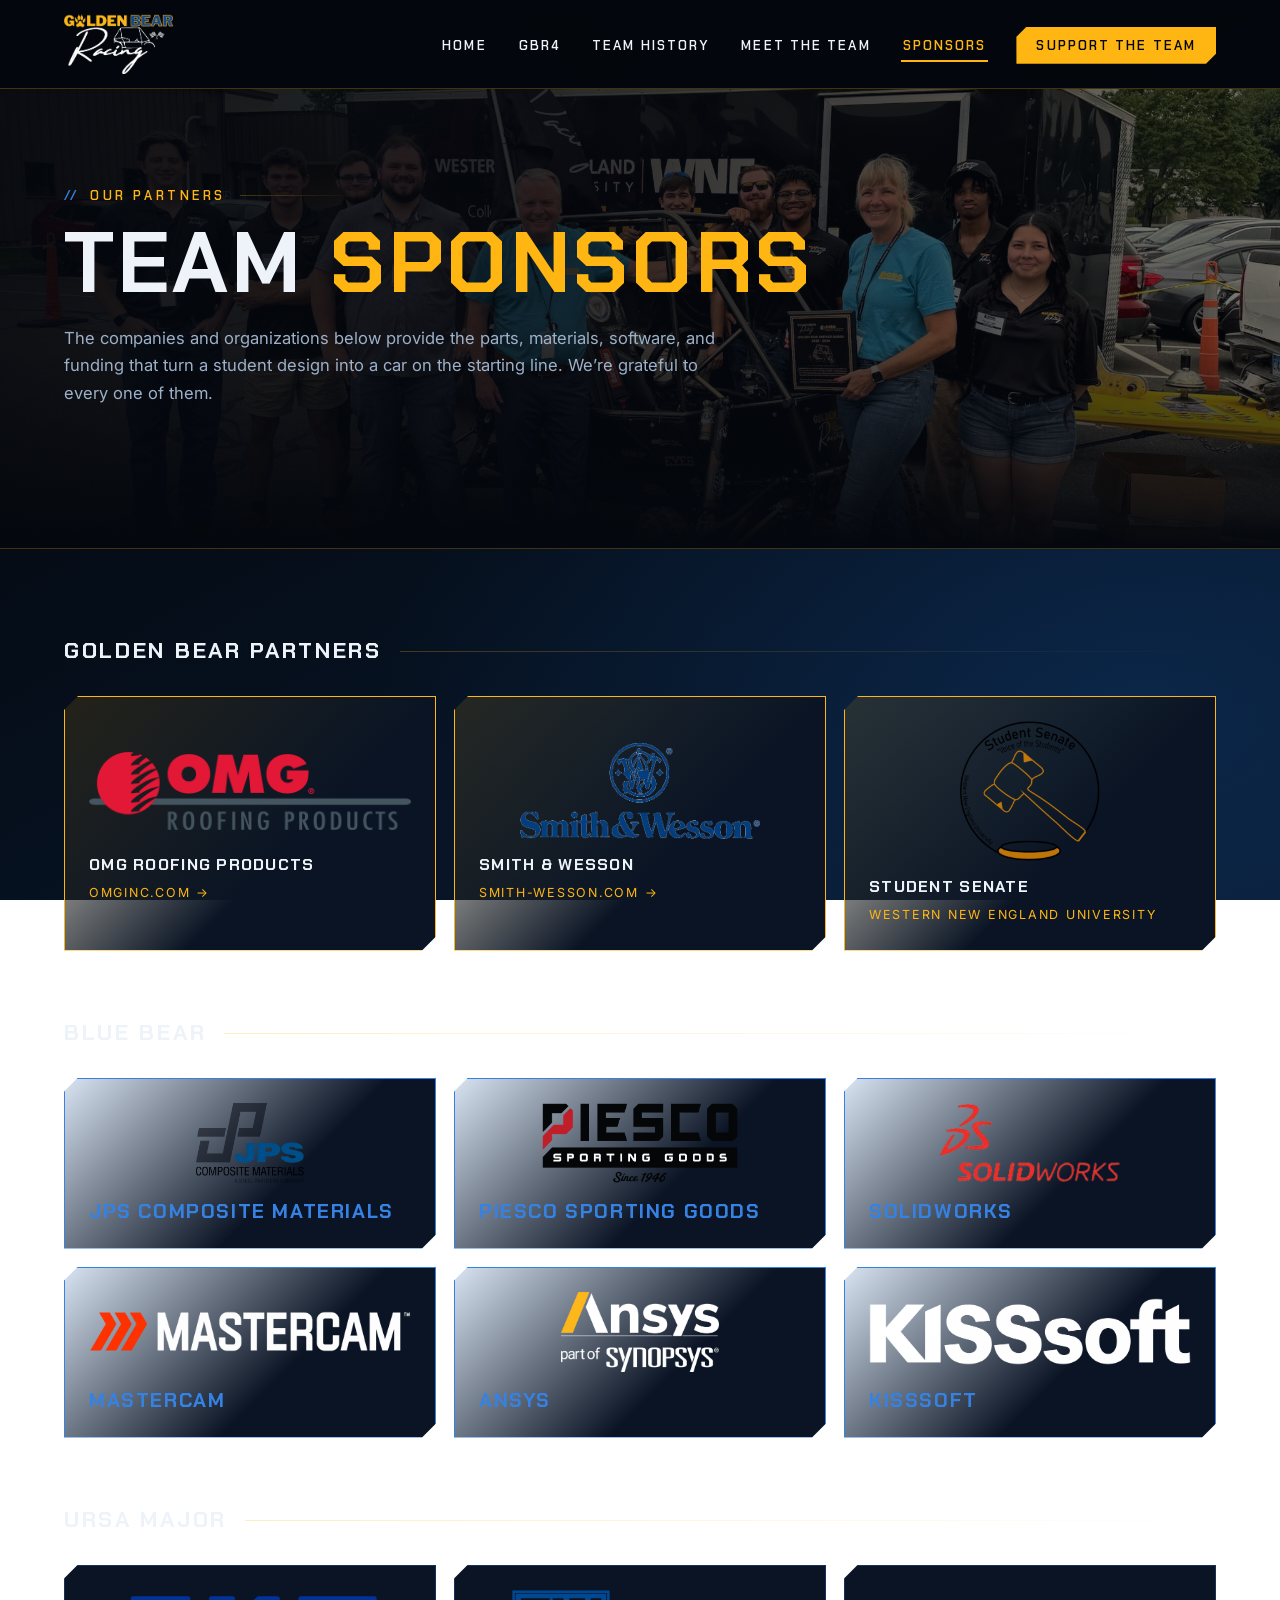
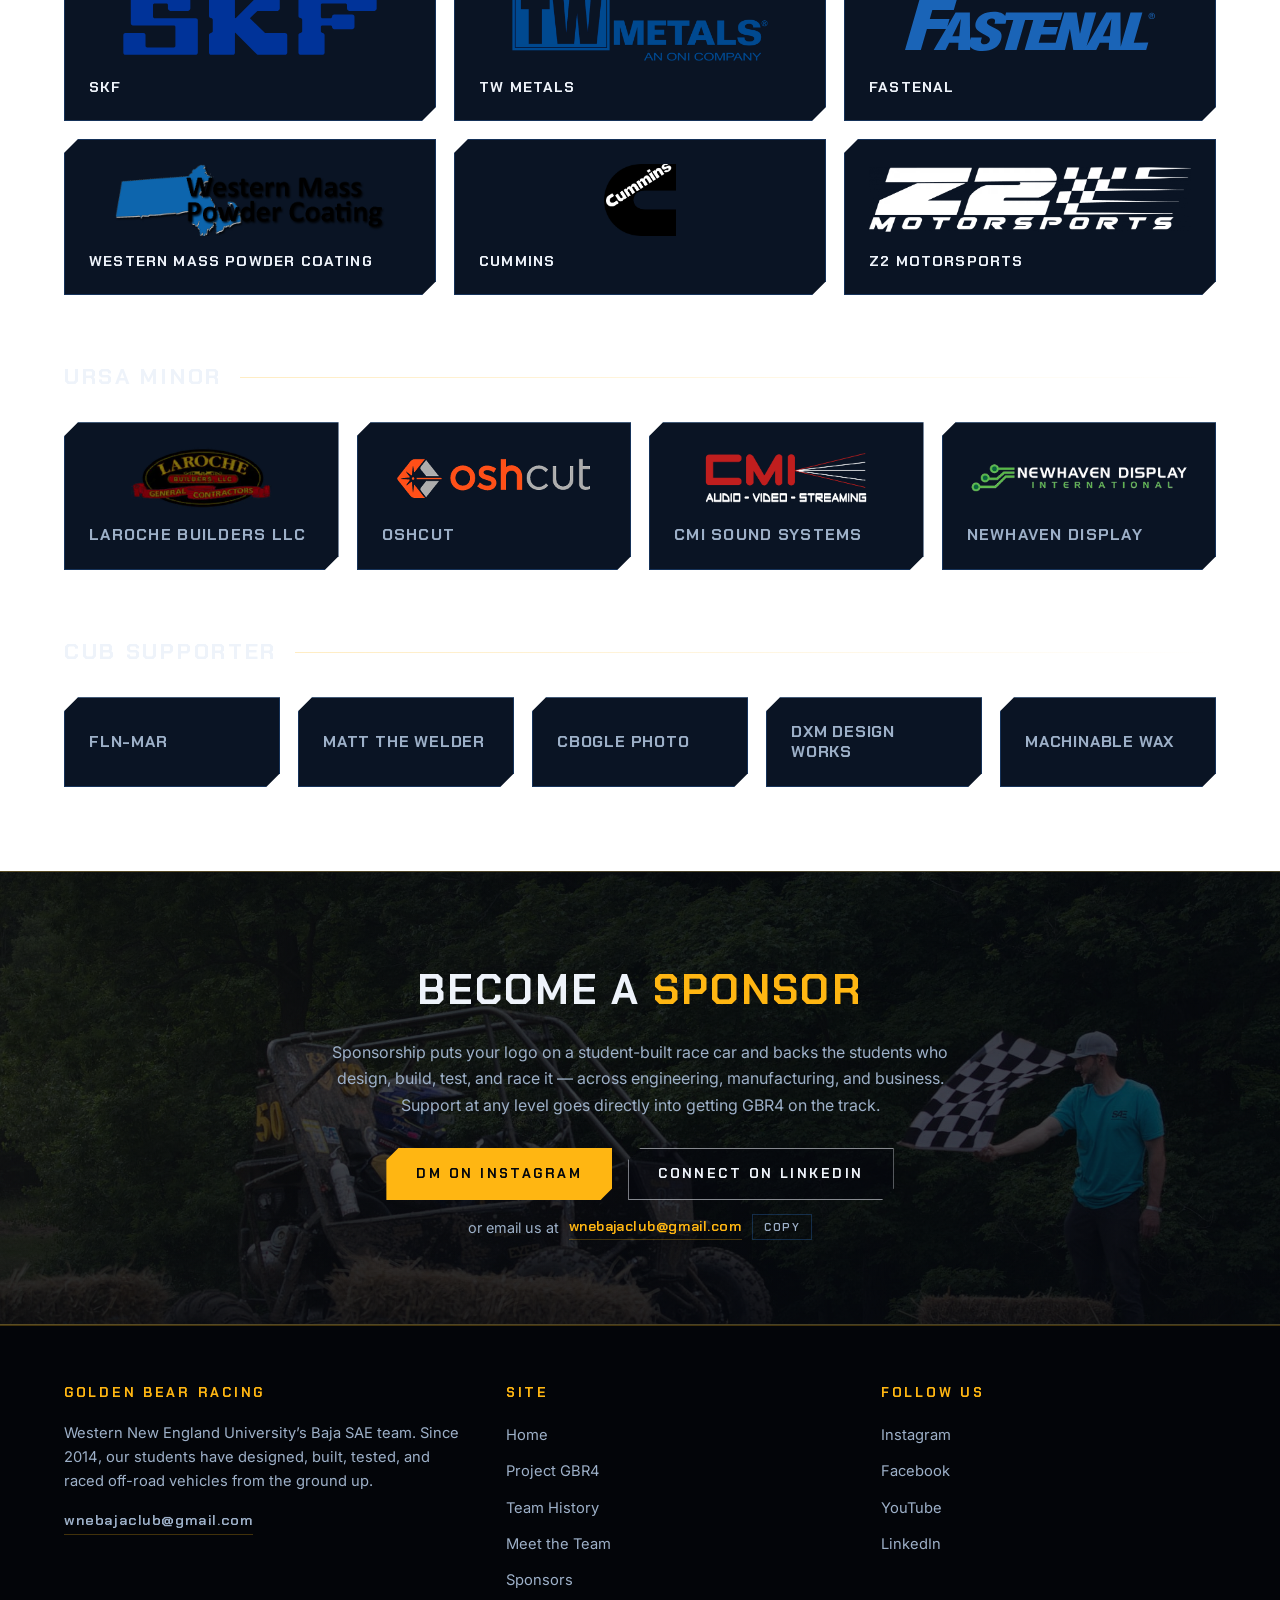
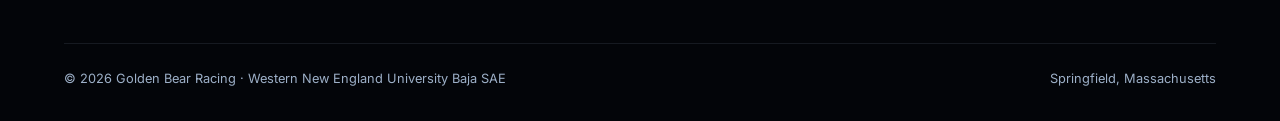
<file: sponsors.html>
<!DOCTYPE html>
<html lang="en">
<head>
<script>
  if (location.hostname === 'wnebajaclub.github.io') {
    location.replace('https://wneu-bajasae.com' + location.pathname + location.search + location.hash);
  }
</script>
<meta charset="UTF-8">
<meta name="viewport" content="width=device-width, initial-scale=1.0">
<title>Sponsors — Golden Bear Racing</title>
<meta name="description" content="The sponsors and partners who make Golden Bear Racing possible — Western New England University's Baja SAE team.">
<link rel="canonical" href="https://wnebajaclub.github.io/sponsors.html">
<meta property="og:type" content="website">
<meta property="og:site_name" content="Golden Bear Racing">
<meta property="og:title" content="Sponsors — Golden Bear Racing">
<meta property="og:description" content="The companies and organizations that make every Golden Bear Racing build and every race possible.">
<meta property="og:url" content="https://wnebajaclub.github.io/sponsors.html">
<meta property="og:image" content="https://wnebajaclub.github.io/assets/img/og-image.jpg">
<meta property="og:image:width" content="1200">
<meta property="og:image:height" content="630">
<meta property="og:image:alt" content="Golden Bear Racing logo over the team and their Baja car">
<meta name="twitter:card" content="summary_large_image">
<meta name="twitter:title" content="Sponsors — Golden Bear Racing">
<meta name="twitter:description" content="The companies and organizations that make every Golden Bear Racing build and every race possible.">
<meta name="twitter:image" content="https://wnebajaclub.github.io/assets/img/og-image.jpg">
<meta name="theme-color" content="#04070d">
<link rel="icon" href="assets/img/favicon.ico?v=2" sizes="any">
<link rel="icon" type="image/png" sizes="32x32" href="assets/img/favicon-32.png?v=2">
<link rel="apple-touch-icon" href="assets/img/apple-touch-icon.png?v=2">
<link rel="preconnect" href="https://fonts.googleapis.com">
<link rel="preconnect" href="https://fonts.gstatic.com" crossorigin>
<link href="https://fonts.googleapis.com/css2?family=Chakra+Petch:wght@500;600;700&family=Inter:wght@400;500;600&display=swap" rel="stylesheet">
<link rel="stylesheet" href="assets/css/style.css">
</head>
<body>

<script src="assets/js/banner.js"></script>
<header class="site-header">
<nav class="nav-bar">
<a class="brand" href="index.html" aria-label="Golden Bear Racing - home">
<img class="brand-mark" src="assets/img/logo.png" alt="Golden Bear Racing" width="1100" height="606">
</a>
<button class="nav-toggle" aria-label="Toggle navigation" aria-expanded="false">&#9776;</button>
<ul class="nav-links">
<li><a href="index.html">Home</a></li>
<li><a href="index.html#gbr4">GBR4</a></li>
<li><a href="history.html">Team History</a></li>
<li><a href="team.html">Meet the Team</a></li>
<li><a href="sponsors.html" class="active">Sponsors</a></li>
<li><a href="#support" class="nav-cta">Support the Team</a></li>
</ul>
</nav>
</header>

<main>

<section class="page-hero has-photo">
<div class="page-hero-bg" style="background-image:url('assets/img/hero-sponsors.jpg');"></div>
<div class="wrap">
<p class="eyebrow">Our Partners</p>
<h1>Team <span class="accent">Sponsors</span></h1>
<p class="lede">The companies and organizations below provide the parts, materials, software, and funding that turn a student design into a car on the starting line. We&rsquo;re grateful to every one of them.</p>
</div>
</section>

<section>
<div class="wrap">

<!-- Golden Bear Partners -->
<div class="tier t-partner reveal">
<div class="tier-head">
<h2>Golden Bear Partners</h2>
<span class="rule"></span>
</div>
<div class="sponsor-grid sg-partner">
<a class="sponsor-card is-partner has-logo" href="https://www.omginc.com" target="_blank" rel="noopener">
<span class="s-logo"><img src="assets/img/sponsors/omg-roofing.png" alt="OMG Roofing Products" width="656" height="160" loading="lazy" decoding="async"></span>
<span class="s-name">OMG Roofing Products</span>
<span class="s-link">omginc.com &rarr;</span>
</a>
<a class="sponsor-card is-partner has-logo" href="https://www.smith-wesson.com" target="_blank" rel="noopener">
<span class="s-logo"><img src="assets/img/sponsors/smith-wesson.png" alt="Smith &amp; Wesson" width="576" height="231" loading="lazy" decoding="async"></span>
<span class="s-name">Smith &amp; Wesson</span>
<span class="s-link">smith-wesson.com &rarr;</span>
</a>
<div class="sponsor-card is-partner has-logo">
<span class="s-logo is-square"><img src="assets/img/sponsors/student-senate.png" alt="Western New England University Student Senate" width="893" height="891" loading="lazy" decoding="async"></span>
<span class="s-name">Student Senate</span>
<span class="s-link">Western New England University</span>
</div>
</div>
</div>

<!-- Blue Bear -->
<div class="tier t-bluebear reveal">
<div class="tier-head">
<h2>Blue Bear</h2>
<span class="rule"></span>
</div>
<div class="sponsor-grid sg-bluebear">
<a class="sponsor-card is-bluebear has-logo" href="https://jpscm.com" target="_blank" rel="noopener">
<span class="s-logo"><img src="assets/img/sponsors/jps-composites.png" alt="JPS Composite Materials" width="800" height="589" loading="lazy" decoding="async"></span>
<span class="s-name">JPS Composite Materials</span>
</a>
<a class="sponsor-card is-bluebear has-logo" href="https://www.piescosports.com" target="_blank" rel="noopener">
<span class="s-logo"><img src="assets/img/sponsors/piesco.png" alt="Piesco Sporting Goods" width="649" height="264" loading="lazy" decoding="async"></span>
<span class="s-name">Piesco Sporting Goods</span>
</a>
<a class="sponsor-card is-bluebear has-logo" href="https://www.solidworks.com" target="_blank" rel="noopener">
<span class="s-logo"><img src="assets/img/sponsors/solidworks.png" alt="SOLIDWORKS" width="425" height="186" loading="lazy" decoding="async"></span>
<span class="s-name">SOLIDWORKS</span>
</a>
<a class="sponsor-card is-bluebear has-logo" href="https://www.mastercam.com" target="_blank" rel="noopener">
<span class="s-logo"><img src="assets/img/sponsors/mastercam.png" alt="Mastercam" width="900" height="114" loading="lazy" decoding="async"></span>
<span class="s-name">Mastercam</span>
</a>
<a class="sponsor-card is-bluebear has-logo" href="https://www.ansys.com" target="_blank" rel="noopener">
<span class="s-logo"><img src="assets/img/sponsors/ansys.png" alt="Ansys, part of Synopsys" width="900" height="455" loading="lazy" decoding="async"></span>
<span class="s-name">Ansys</span>
</a>
<a class="sponsor-card is-bluebear has-logo" href="https://www.kisssoft.com" target="_blank" rel="noopener">
<span class="s-logo"><img src="assets/img/sponsors/kisssoft.png" alt="KISSsoft Gear Design Software" width="900" height="187" loading="lazy" decoding="async"></span>
<span class="s-name">KISSsoft</span>
</a>
</div>
</div>

<!-- Ursa Major -->
<div class="tier t-major reveal">
<div class="tier-head">
<h2>Ursa Major</h2>
<span class="rule"></span>
</div>
<div class="sponsor-grid sg-major">
<a class="sponsor-card is-major has-logo" href="https://www.skf.com" target="_blank" rel="noopener">
<span class="s-logo"><img src="assets/img/sponsors/skf.svg" alt="SKF" width="744" height="202" loading="lazy" decoding="async"></span>
<span class="s-name">SKF</span>
</a>
<a class="sponsor-card is-major has-logo" href="https://www.twmetals.com" target="_blank" rel="noopener">
<span class="s-logo"><img src="assets/img/sponsors/tw-metals.png" alt="TW Metals" width="900" height="254" loading="lazy" decoding="async"></span>
<span class="s-name">TW Metals</span>
</a>
<a class="sponsor-card is-major has-logo" href="https://www.fastenal.com" target="_blank" rel="noopener">
<span class="s-logo"><img src="assets/img/sponsors/fastenal.svg" alt="Fastenal" width="252" height="53" loading="lazy" decoding="async"></span>
<span class="s-name">Fastenal</span>
</a>
<a class="sponsor-card is-major has-logo" href="https://westernmasspowdercoating.com" target="_blank" rel="noopener">
<span class="s-logo"><img src="assets/img/sponsors/western-mass-powder-coating.png" alt="Western Mass Powder Coating" width="676" height="180" loading="lazy" decoding="async"></span>
<span class="s-name">Western Mass Powder Coating</span>
</a>
<a class="sponsor-card is-major has-logo" href="https://www.cummins.com" target="_blank" rel="noopener">
<span class="s-logo"><img src="assets/img/sponsors/cummins.png" alt="Cummins" width="900" height="909" loading="lazy" decoding="async"></span>
<span class="s-name">Cummins</span>
</a>
<a class="sponsor-card is-major has-logo" href="https://z2motorsports.com" target="_blank" rel="noopener">
<span class="s-logo"><img src="assets/img/sponsors/z2-motorsports.png" alt="Z2 Motorsports" width="986" height="199" loading="lazy" decoding="async"></span>
<span class="s-name">Z2 Motorsports</span>
</a>
</div>
</div>

<!-- Ursa Minor -->
<div class="tier t-minor reveal">
<div class="tier-head">
<h2>Ursa Minor</h2>
<span class="rule"></span>
</div>
<div class="sponsor-grid sg-std">
<a class="sponsor-card is-minor has-logo" href="https://larochebuilders.com" target="_blank" rel="noopener">
<span class="s-logo"><img src="assets/img/sponsors/laroche-builders.png" alt="Laroche Builders LLC" width="471" height="207" loading="lazy" decoding="async"></span>
<span class="s-name">Laroche Builders LLC</span>
</a>
<a class="sponsor-card is-minor has-logo" href="https://www.oshcut.com" target="_blank" rel="noopener">
<span class="s-logo"><img src="assets/img/sponsors/oshcut.png" alt="OshCut" width="193" height="40" loading="lazy" decoding="async"></span>
<span class="s-name">OshCut</span>
</a>
<a class="sponsor-card is-minor has-logo" href="https://cmisoundsystems.com" target="_blank" rel="noopener">
<span class="s-logo"><img src="assets/img/sponsors/cmi-sound-systems.png" alt="CMI Sound Systems" width="177" height="49" loading="lazy" decoding="async"></span>
<span class="s-name">CMI Sound Systems</span>
</a>
<a class="sponsor-card is-minor has-logo" href="https://newhavendisplay.com" target="_blank" rel="noopener">
<span class="s-logo"><img src="assets/img/sponsors/newhaven-display.png" alt="Newhaven Display International" width="327" height="53" loading="lazy" decoding="async"></span>
<span class="s-name">Newhaven Display</span>
</a>
</div>
</div>

<!-- Cub Supporter -->
<div class="tier t-cub reveal" style="margin-bottom:0;">
<div class="tier-head">
<h2>Cub Supporter</h2>
<span class="rule"></span>
</div>
<div class="sponsor-grid sg-std">
<a class="sponsor-card is-cub" href="https://flnmar.com/" target="_blank" rel="noopener">
<span class="s-name">FLN-Mar</span>
</a>
<div class="sponsor-card is-cub"><span class="s-name">Matt the Welder</span></div>
<div class="sponsor-card is-cub"><span class="s-name">CBogle Photo</span></div>
<a class="sponsor-card is-cub" href="https://dxmdesignworks.com/" target="_blank" rel="noopener">
<span class="s-name">DXM Design Works</span>
</a>
<a class="sponsor-card is-cub" href="https://machinablewax.com" target="_blank" rel="noopener">
<span class="s-name">Machinable Wax</span>
</a>
</div>
</div>

</div>
</section>

<section class="cta-band has-photo" id="support">
<div class="cta-bg" style="background-image:url('assets/img/action-finish-line.jpg');"></div>
<div class="wrap">
<h2>Become a <span class="accent">Sponsor</span></h2>
<p>Sponsorship puts your logo on a student-built race car and backs the students who design, build, test, and race it &mdash; across engineering, manufacturing, and business. Support at any level goes directly into getting GBR4 on the track.</p>
<div class="btn-row">
<a class="btn btn-gold" href="https://www.instagram.com/wneu_goldenbearracing?igsh=emprNG42aHRyY2lj" target="_blank" rel="noopener">DM on Instagram</a>
<a class="btn btn-outline" href="https://www.linkedin.com/in/goldenbearracing-admin?utm_source=share_via&amp;utm_content=profile&amp;utm_medium=member_ios" target="_blank" rel="noopener">Connect on LinkedIn</a>
</div>
<p class="cta-mail">
<span>or email us at</span>
<a href="mailto:wnebajaclub@gmail.com">wnebajaclub@gmail.com</a>
<button class="copy-mail" type="button" data-mail="wnebajaclub@gmail.com">Copy</button>
</p>
</div>
</section>

</main>

<footer class="site-footer">
<div class="wrap">
<div class="footer-grid">
<div>
<h2>Golden Bear Racing</h2>
<p>Western New England University&rsquo;s Baja SAE team. Since 2014, our students have designed, built, tested, and raced off-road vehicles from the ground up.</p>
<a class="footer-mail" href="mailto:wnebajaclub@gmail.com">wnebajaclub@gmail.com</a>
</div>
<div>
<h2>Site</h2>
<ul>
<li><a href="index.html">Home</a></li>
<li><a href="index.html#gbr4">Project GBR4</a></li>
<li><a href="history.html">Team History</a></li>
<li><a href="team.html">Meet the Team</a></li>
<li><a href="sponsors.html">Sponsors</a></li>
</ul>
</div>
<div>
<h2>Follow Us</h2>
<ul>
<li><a href="https://www.instagram.com/wneu_goldenbearracing?igsh=emprNG42aHRyY2lj" target="_blank" rel="noopener">Instagram</a></li>
<li><a href="https://www.facebook.com/share/1DJ4coKc4e/?mibextid=wwXIfr" target="_blank" rel="noopener">Facebook</a></li>
<li><a href="https://youtube.com/@wnegoldenbearracing?si=eg27HeNcwPRUsQEf" target="_blank" rel="noopener">YouTube</a></li>
<li><a href="https://www.linkedin.com/in/goldenbearracing-admin?utm_source=share_via&amp;utm_content=profile&amp;utm_medium=member_ios" target="_blank" rel="noopener">LinkedIn</a></li>
</ul>
</div>
</div>
<div class="footer-bottom">
<span>&copy; 2026 Golden Bear Racing &middot; Western New England University Baja SAE</span>
<span>Springfield, Massachusetts</span>
</div>
</div>
</footer>

<script src="assets/js/main.js"></script>
</body>
</html>
</file>
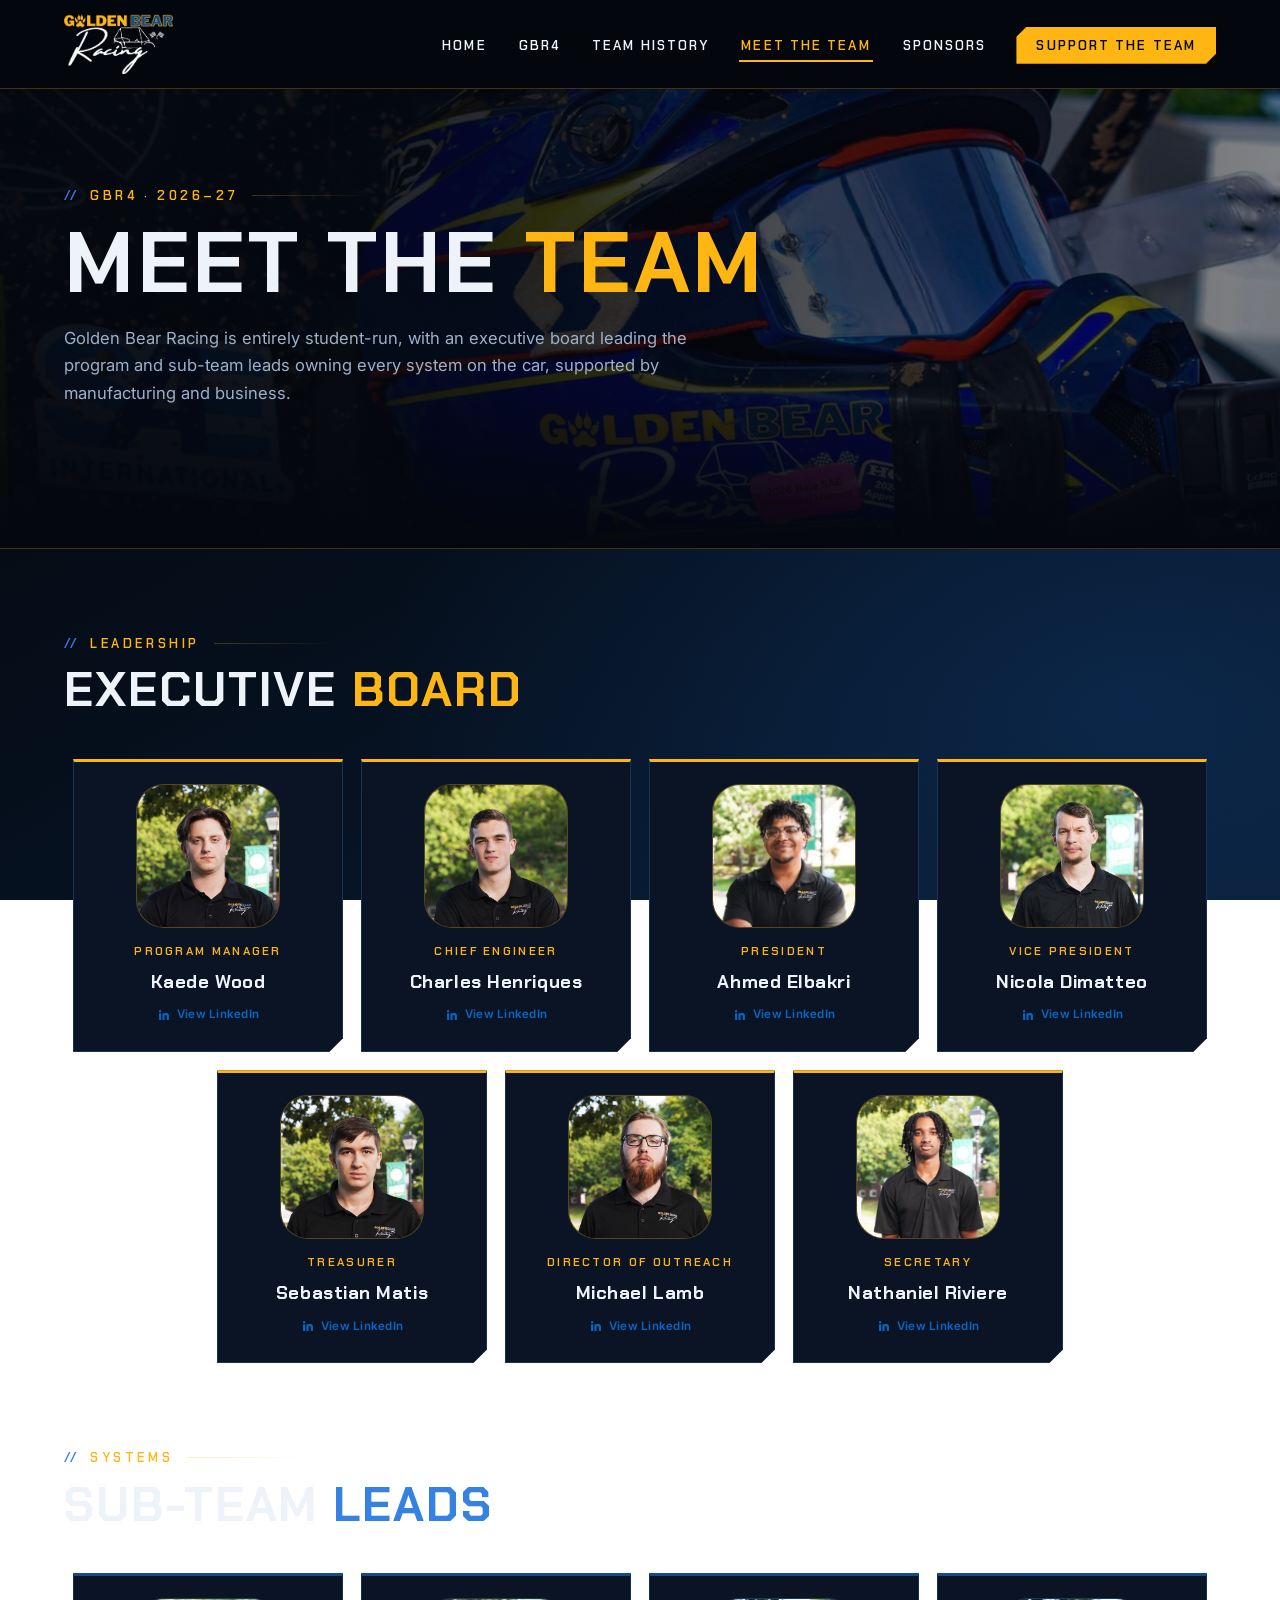
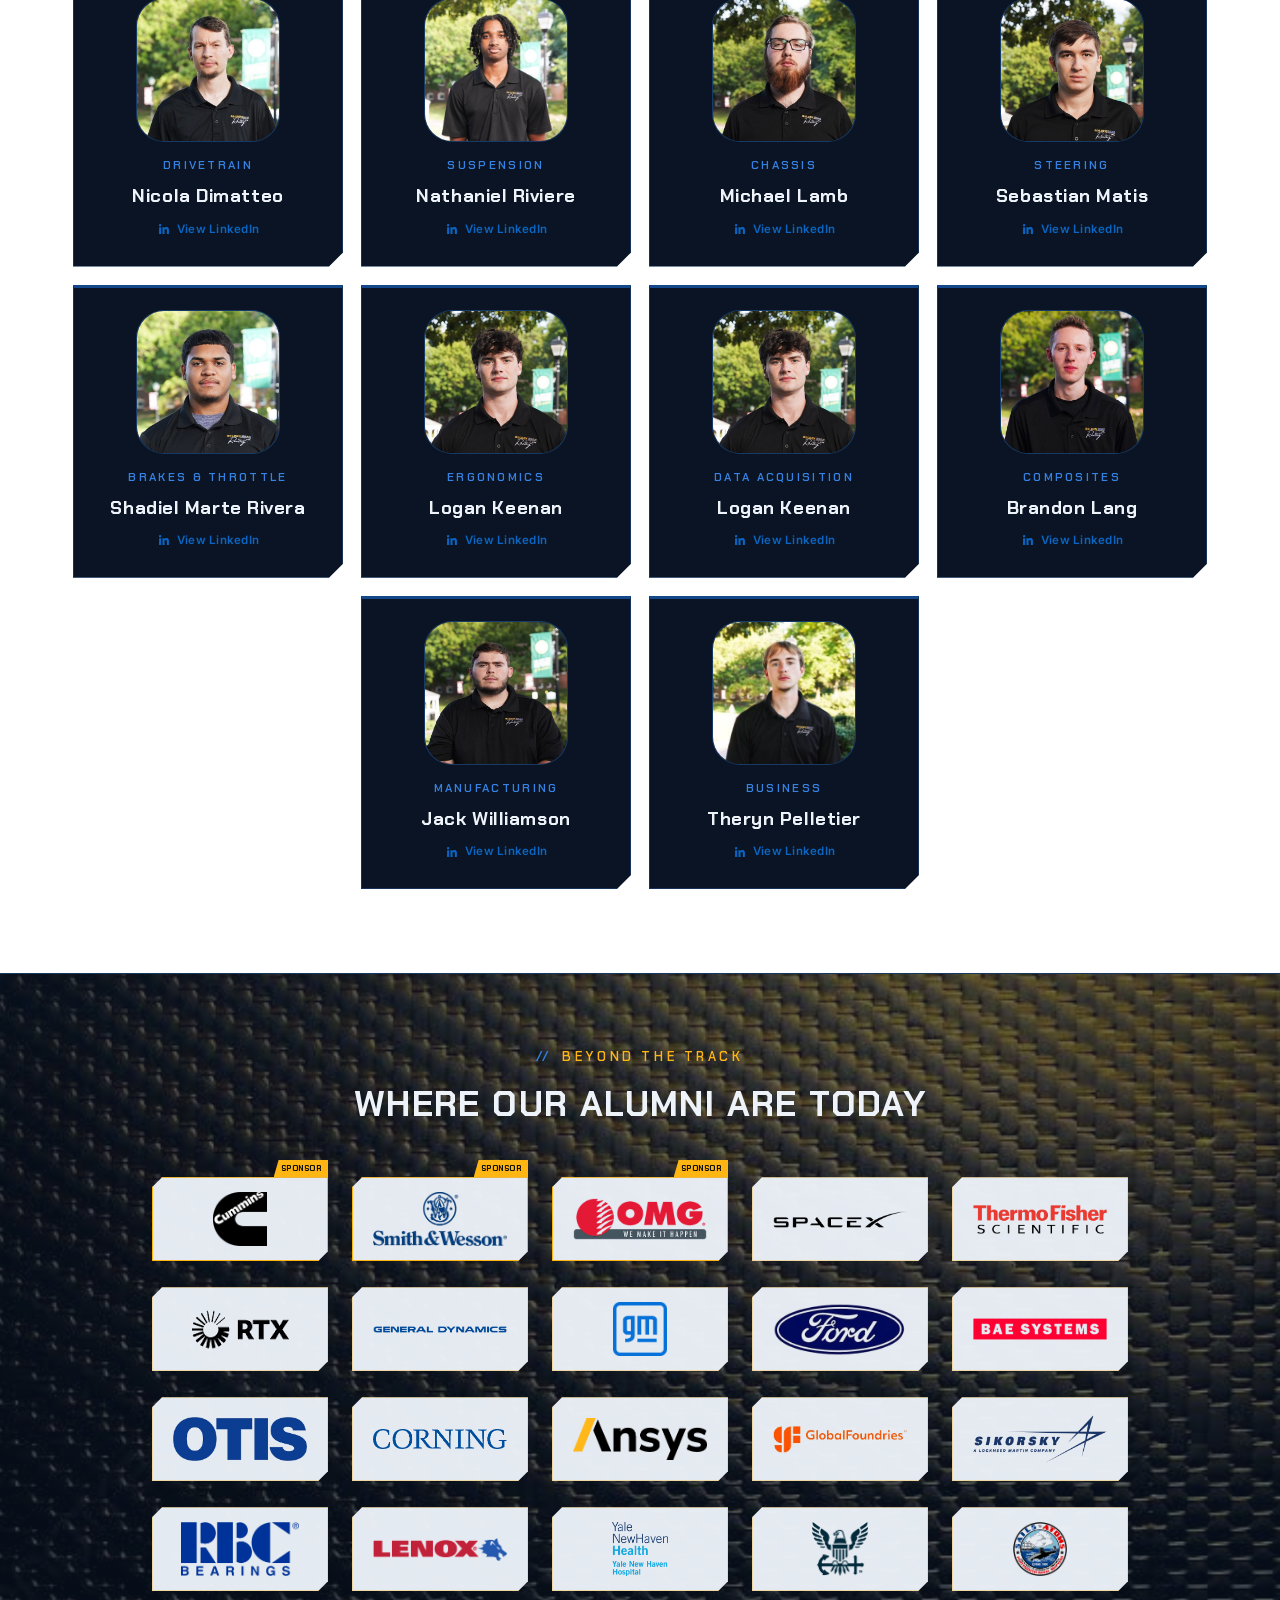
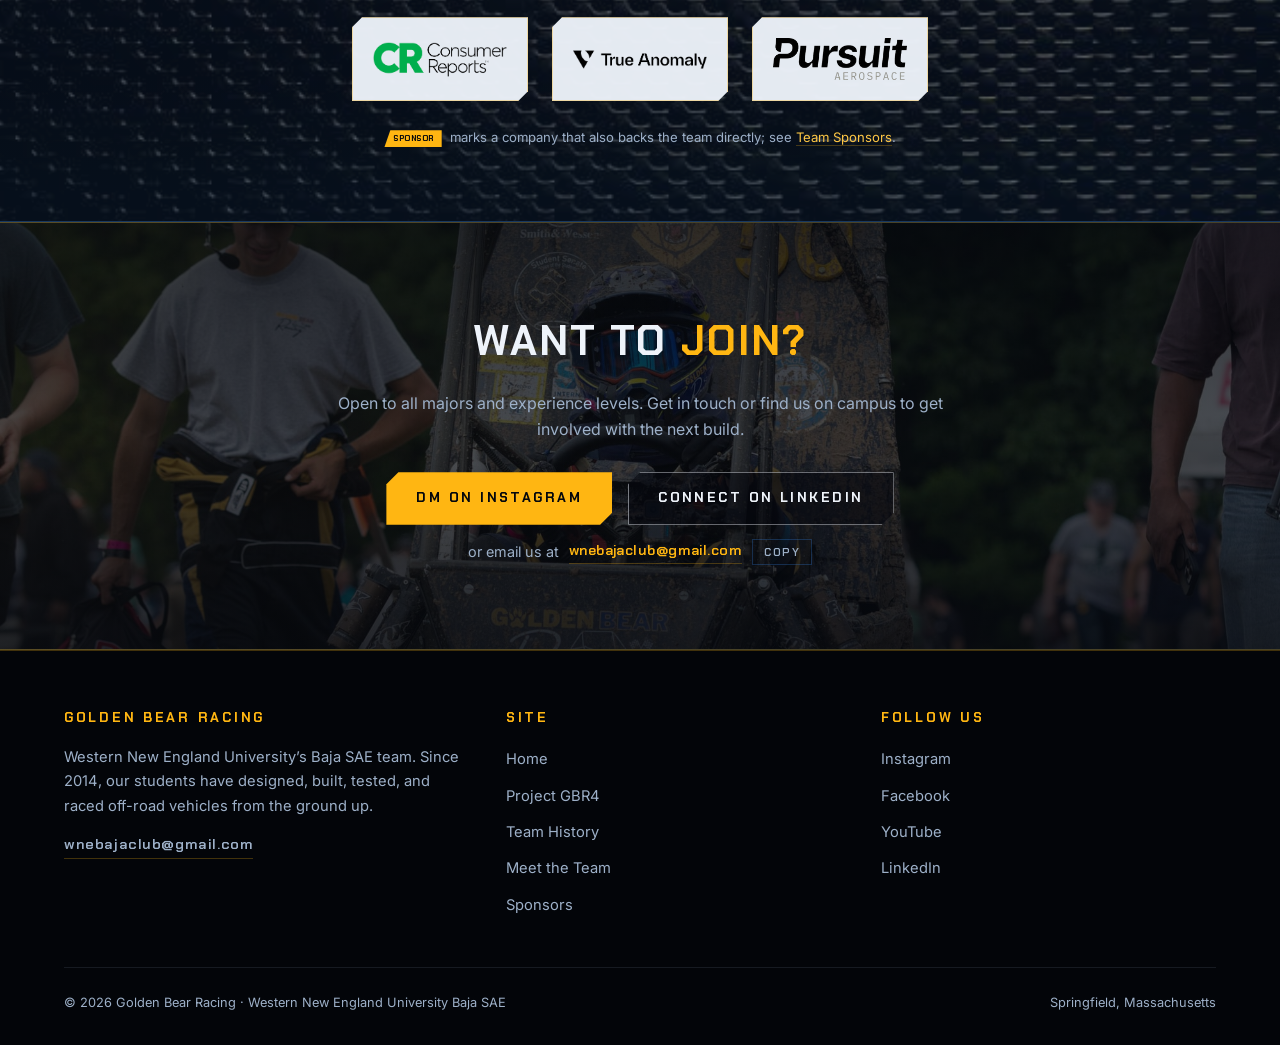
<file: team.html>
<!DOCTYPE html>
<html lang="en">
<head>
  <script>
    if (location.hostname === 'wnebajaclub.github.io') {
      location.replace('https://wneu-bajasae.com' + location.pathname + location.search + location.hash);
    }
  </script>
  <meta charset="UTF-8">
  <meta name="viewport" content="width=device-width, initial-scale=1.0">
  <title>Meet the Team — Golden Bear Racing</title>
  <meta name="description" content="The executive board and sub-team leads of Golden Bear Racing, Western New England University's Baja SAE team.">
  <link rel="canonical" href="https://wnebajaclub.github.io/team.html">
  <meta property="og:type" content="website">
  <meta property="og:site_name" content="Golden Bear Racing">
  <meta property="og:title" content="Meet the Team — Golden Bear Racing">
  <meta property="og:description" content="The student executive board and sub-team leads behind GBR4, Golden Bear Racing's fourth Baja vehicle.">
  <meta property="og:url" content="https://wnebajaclub.github.io/team.html">
  <meta property="og:image" content="https://wnebajaclub.github.io/assets/img/og-image.jpg">
  <meta property="og:image:width" content="1200">
  <meta property="og:image:height" content="630">
  <meta property="og:image:alt" content="Golden Bear Racing logo over the team and their Baja car">
  <meta name="twitter:card" content="summary_large_image">
  <meta name="twitter:title" content="Meet the Team — Golden Bear Racing">
  <meta name="twitter:description" content="The student executive board and sub-team leads behind GBR4, Golden Bear Racing's fourth Baja vehicle.">
  <meta name="twitter:image" content="https://wnebajaclub.github.io/assets/img/og-image.jpg">
  <meta name="theme-color" content="#04070d">
  <link rel="icon" href="assets/img/favicon.ico?v=2" sizes="any">
  <link rel="icon" type="image/png" sizes="32x32" href="assets/img/favicon-32.png?v=2">
  <link rel="apple-touch-icon" href="assets/img/apple-touch-icon.png?v=2">
  <link rel="preconnect" href="https://fonts.googleapis.com">
  <link rel="preconnect" href="https://fonts.gstatic.com" crossorigin>
  <link href="https://fonts.googleapis.com/css2?family=Chakra+Petch:wght@500;600;700&family=Inter:wght@400;500;600&display=swap" rel="stylesheet">
  <link rel="stylesheet" href="assets/css/style.css">
</head>
<body>

<script src="assets/js/banner.js"></script>
<header class="site-header">
  <nav class="nav-bar">
    <a class="brand" href="index.html" aria-label="Golden Bear Racing - home">
      <img class="brand-mark" src="assets/img/logo.png" alt="Golden Bear Racing" width="1100" height="606">
    </a>
    <button class="nav-toggle" aria-label="Toggle navigation" aria-expanded="false">&#9776;</button>
    <ul class="nav-links">
      <li><a href="index.html">Home</a></li>
      <li><a href="index.html#gbr4">GBR4</a></li>
      <li><a href="history.html">Team History</a></li>
      <li><a href="team.html" class="active">Meet the Team</a></li>
      <li><a href="sponsors.html">Sponsors</a></li>
      <li><a href="sponsors.html#support" class="nav-cta">Support the Team</a></li>
    </ul>
  </nav>
</header>

<main>

  <section class="page-hero has-photo">
    <div class="page-hero-bg pos-helmet" style="background-image:url('assets/img/hero-team.jpg');"></div>
    <div class="wrap">
      <p class="eyebrow">GBR4 &middot; 2026&ndash;27</p>
      <h1>Meet the <span class="accent">Team</span></h1>
      <p class="lede">Golden Bear Racing is entirely student-run, with an executive board leading the program and sub-team leads owning every system on the car, supported by manufacturing and business.</p>
    </div>
  </section>

  <section>
    <div class="wrap">
      <div class="section-head reveal">
        <p class="eyebrow">Leadership</p>
        <h2>Executive <span class="accent">Board</span></h2>
      </div>
      <div class="team-grid">
        <a class="member exec reveal has-linkedin" href="https://www.linkedin.com/in/kaede-wood/" target="_blank" rel="noopener" aria-label="Kaede Wood on LinkedIn"><div class="avatar" aria-hidden="true"><img src="assets/img/team/kaede-wood.jpg" alt="" loading="lazy"></div><div><div class="m-role">Program Manager</div><div class="m-name">Kaede Wood</div><div class="li-tag" aria-hidden="true"><svg viewBox="0 0 24 24" fill="currentColor"><path d="M20.45 20.45h-3.55v-5.57c0-1.33-.02-3.03-1.85-3.03-1.85 0-2.14 1.45-2.14 2.94v5.66H9.36V9h3.41v1.56h.05c.47-.9 1.63-1.85 3.36-1.85 3.6 0 4.27 2.37 4.27 5.45v6.29zM5.34 7.43a2.06 2.06 0 1 1 0-4.12 2.06 2.06 0 0 1 0 4.12zM7.12 20.45H3.56V9h3.56v11.45z"/></svg><span>View LinkedIn</span></div></div></a>
        <a class="member exec reveal has-linkedin" href="https://www.linkedin.com/in/charles-henriques/" target="_blank" rel="noopener" aria-label="Charles Henriques on LinkedIn"><div class="avatar" aria-hidden="true"><img src="assets/img/team/charles-henriques.jpg" alt="" loading="lazy"></div><div><div class="m-role">Chief Engineer</div><div class="m-name">Charles Henriques</div><div class="li-tag" aria-hidden="true"><svg viewBox="0 0 24 24" fill="currentColor"><path d="M20.45 20.45h-3.55v-5.57c0-1.33-.02-3.03-1.85-3.03-1.85 0-2.14 1.45-2.14 2.94v5.66H9.36V9h3.41v1.56h.05c.47-.9 1.63-1.85 3.36-1.85 3.6 0 4.27 2.37 4.27 5.45v6.29zM5.34 7.43a2.06 2.06 0 1 1 0-4.12 2.06 2.06 0 0 1 0 4.12zM7.12 20.45H3.56V9h3.56v11.45z"/></svg><span>View LinkedIn</span></div></div></a>
        <a class="member exec reveal has-linkedin" href="https://www.linkedin.com/in/ahmed-elbakri-5742322a2/" target="_blank" rel="noopener" aria-label="Ahmed Elbakri on LinkedIn"><div class="avatar" aria-hidden="true"><img src="assets/img/team/ahmed-elbakri.jpg" alt="" loading="lazy"></div><div><div class="m-role">President</div><div class="m-name">Ahmed Elbakri</div><div class="li-tag" aria-hidden="true"><svg viewBox="0 0 24 24" fill="currentColor"><path d="M20.45 20.45h-3.55v-5.57c0-1.33-.02-3.03-1.85-3.03-1.85 0-2.14 1.45-2.14 2.94v5.66H9.36V9h3.41v1.56h.05c.47-.9 1.63-1.85 3.36-1.85 3.6 0 4.27 2.37 4.27 5.45v6.29zM5.34 7.43a2.06 2.06 0 1 1 0-4.12 2.06 2.06 0 0 1 0 4.12zM7.12 20.45H3.56V9h3.56v11.45z"/></svg><span>View LinkedIn</span></div></div></a>
        <a class="member exec reveal has-linkedin" href="https://www.linkedin.com/in/nicola-dimatteo-2b48973a9/" target="_blank" rel="noopener" aria-label="Nicola Dimatteo on LinkedIn"><div class="avatar" aria-hidden="true"><img src="assets/img/team/nicola-dimatteo.jpg" alt="" loading="lazy"></div><div><div class="m-role">Vice President</div><div class="m-name">Nicola Dimatteo</div><div class="li-tag" aria-hidden="true"><svg viewBox="0 0 24 24" fill="currentColor"><path d="M20.45 20.45h-3.55v-5.57c0-1.33-.02-3.03-1.85-3.03-1.85 0-2.14 1.45-2.14 2.94v5.66H9.36V9h3.41v1.56h.05c.47-.9 1.63-1.85 3.36-1.85 3.6 0 4.27 2.37 4.27 5.45v6.29zM5.34 7.43a2.06 2.06 0 1 1 0-4.12 2.06 2.06 0 0 1 0 4.12zM7.12 20.45H3.56V9h3.56v11.45z"/></svg><span>View LinkedIn</span></div></div></a>
        <a class="member exec reveal has-linkedin" href="https://www.linkedin.com/in/sebastian-matis-36332a384/" target="_blank" rel="noopener" aria-label="Sebastian Matis on LinkedIn"><div class="avatar" aria-hidden="true"><img src="assets/img/team/sebastian-matis.jpg" alt="" loading="lazy"></div><div><div class="m-role">Treasurer</div><div class="m-name">Sebastian Matis</div><div class="li-tag" aria-hidden="true"><svg viewBox="0 0 24 24" fill="currentColor"><path d="M20.45 20.45h-3.55v-5.57c0-1.33-.02-3.03-1.85-3.03-1.85 0-2.14 1.45-2.14 2.94v5.66H9.36V9h3.41v1.56h.05c.47-.9 1.63-1.85 3.36-1.85 3.6 0 4.27 2.37 4.27 5.45v6.29zM5.34 7.43a2.06 2.06 0 1 1 0-4.12 2.06 2.06 0 0 1 0 4.12zM7.12 20.45H3.56V9h3.56v11.45z"/></svg><span>View LinkedIn</span></div></div></a>
        <a class="member exec reveal has-linkedin" href="https://www.linkedin.com/in/michael-lamb-011979434/" target="_blank" rel="noopener" aria-label="Michael Lamb on LinkedIn"><div class="avatar" aria-hidden="true"><img src="assets/img/team/michael-lamb.jpg" alt="" loading="lazy"></div><div><div class="m-role">Director of Outreach</div><div class="m-name">Michael Lamb</div><div class="li-tag" aria-hidden="true"><svg viewBox="0 0 24 24" fill="currentColor"><path d="M20.45 20.45h-3.55v-5.57c0-1.33-.02-3.03-1.85-3.03-1.85 0-2.14 1.45-2.14 2.94v5.66H9.36V9h3.41v1.56h.05c.47-.9 1.63-1.85 3.36-1.85 3.6 0 4.27 2.37 4.27 5.45v6.29zM5.34 7.43a2.06 2.06 0 1 1 0-4.12 2.06 2.06 0 0 1 0 4.12zM7.12 20.45H3.56V9h3.56v11.45z"/></svg><span>View LinkedIn</span></div></div></a>
        <a class="member exec reveal has-linkedin" href="https://www.linkedin.com/in/nathaniel-riviere-287646365/" target="_blank" rel="noopener" aria-label="Nathaniel Riviere on LinkedIn"><div class="avatar" aria-hidden="true"><img src="assets/img/team/nathaniel-riviere.jpg" alt="" loading="lazy"></div><div><div class="m-role">Secretary</div><div class="m-name">Nathaniel Riviere</div><div class="li-tag" aria-hidden="true"><svg viewBox="0 0 24 24" fill="currentColor"><path d="M20.45 20.45h-3.55v-5.57c0-1.33-.02-3.03-1.85-3.03-1.85 0-2.14 1.45-2.14 2.94v5.66H9.36V9h3.41v1.56h.05c.47-.9 1.63-1.85 3.36-1.85 3.6 0 4.27 2.37 4.27 5.45v6.29zM5.34 7.43a2.06 2.06 0 1 1 0-4.12 2.06 2.06 0 0 1 0 4.12zM7.12 20.45H3.56V9h3.56v11.45z"/></svg><span>View LinkedIn</span></div></div></a>
      </div>
    </div>
  </section>

  <section style="padding-top:0;">
    <div class="wrap">
      <div class="section-head reveal">
        <p class="eyebrow">Systems</p>
        <h2>Sub-Team <span class="accent-blue">Leads</span></h2>
      </div>
      <div class="team-grid">
        <a class="member sub reveal has-linkedin" href="https://www.linkedin.com/in/nicola-dimatteo-2b48973a9/" target="_blank" rel="noopener" aria-label="Nicola Dimatteo on LinkedIn"><div class="avatar" aria-hidden="true"><img src="assets/img/team/nicola-dimatteo.jpg" alt="" loading="lazy"></div><div><div class="m-role">Drivetrain</div><div class="m-name">Nicola Dimatteo</div><div class="li-tag" aria-hidden="true"><svg viewBox="0 0 24 24" fill="currentColor"><path d="M20.45 20.45h-3.55v-5.57c0-1.33-.02-3.03-1.85-3.03-1.85 0-2.14 1.45-2.14 2.94v5.66H9.36V9h3.41v1.56h.05c.47-.9 1.63-1.85 3.36-1.85 3.6 0 4.27 2.37 4.27 5.45v6.29zM5.34 7.43a2.06 2.06 0 1 1 0-4.12 2.06 2.06 0 0 1 0 4.12zM7.12 20.45H3.56V9h3.56v11.45z"/></svg><span>View LinkedIn</span></div></div></a>
        <a class="member sub reveal has-linkedin" href="https://www.linkedin.com/in/nathaniel-riviere-287646365/" target="_blank" rel="noopener" aria-label="Nathaniel Riviere on LinkedIn"><div class="avatar" aria-hidden="true"><img src="assets/img/team/nathaniel-riviere.jpg" alt="" loading="lazy"></div><div><div class="m-role">Suspension</div><div class="m-name">Nathaniel Riviere</div><div class="li-tag" aria-hidden="true"><svg viewBox="0 0 24 24" fill="currentColor"><path d="M20.45 20.45h-3.55v-5.57c0-1.33-.02-3.03-1.85-3.03-1.85 0-2.14 1.45-2.14 2.94v5.66H9.36V9h3.41v1.56h.05c.47-.9 1.63-1.85 3.36-1.85 3.6 0 4.27 2.37 4.27 5.45v6.29zM5.34 7.43a2.06 2.06 0 1 1 0-4.12 2.06 2.06 0 0 1 0 4.12zM7.12 20.45H3.56V9h3.56v11.45z"/></svg><span>View LinkedIn</span></div></div></a>
        <a class="member sub reveal has-linkedin" href="https://www.linkedin.com/in/michael-lamb-011979434/" target="_blank" rel="noopener" aria-label="Michael Lamb on LinkedIn"><div class="avatar" aria-hidden="true"><img src="assets/img/team/michael-lamb.jpg" alt="" loading="lazy"></div><div><div class="m-role">Chassis</div><div class="m-name">Michael Lamb</div><div class="li-tag" aria-hidden="true"><svg viewBox="0 0 24 24" fill="currentColor"><path d="M20.45 20.45h-3.55v-5.57c0-1.33-.02-3.03-1.85-3.03-1.85 0-2.14 1.45-2.14 2.94v5.66H9.36V9h3.41v1.56h.05c.47-.9 1.63-1.85 3.36-1.85 3.6 0 4.27 2.37 4.27 5.45v6.29zM5.34 7.43a2.06 2.06 0 1 1 0-4.12 2.06 2.06 0 0 1 0 4.12zM7.12 20.45H3.56V9h3.56v11.45z"/></svg><span>View LinkedIn</span></div></div></a>
        <a class="member sub reveal has-linkedin" href="https://www.linkedin.com/in/sebastian-matis-36332a384/" target="_blank" rel="noopener" aria-label="Sebastian Matis on LinkedIn"><div class="avatar" aria-hidden="true"><img src="assets/img/team/sebastian-matis.jpg" alt="" loading="lazy"></div><div><div class="m-role">Steering</div><div class="m-name">Sebastian Matis</div><div class="li-tag" aria-hidden="true"><svg viewBox="0 0 24 24" fill="currentColor"><path d="M20.45 20.45h-3.55v-5.57c0-1.33-.02-3.03-1.85-3.03-1.85 0-2.14 1.45-2.14 2.94v5.66H9.36V9h3.41v1.56h.05c.47-.9 1.63-1.85 3.36-1.85 3.6 0 4.27 2.37 4.27 5.45v6.29zM5.34 7.43a2.06 2.06 0 1 1 0-4.12 2.06 2.06 0 0 1 0 4.12zM7.12 20.45H3.56V9h3.56v11.45z"/></svg><span>View LinkedIn</span></div></div></a>
        <a class="member sub reveal has-linkedin" href="https://www.linkedin.com/in/shadiel-marte-458593396/" target="_blank" rel="noopener" aria-label="Shadiel Marte Rivera on LinkedIn"><div class="avatar" aria-hidden="true"><img src="assets/img/team/shadiel-marte-rivera.jpg" alt="" loading="lazy"></div><div><div class="m-role">Brakes &amp; Throttle</div><div class="m-name">Shadiel Marte Rivera</div><div class="li-tag" aria-hidden="true"><svg viewBox="0 0 24 24" fill="currentColor"><path d="M20.45 20.45h-3.55v-5.57c0-1.33-.02-3.03-1.85-3.03-1.85 0-2.14 1.45-2.14 2.94v5.66H9.36V9h3.41v1.56h.05c.47-.9 1.63-1.85 3.36-1.85 3.6 0 4.27 2.37 4.27 5.45v6.29zM5.34 7.43a2.06 2.06 0 1 1 0-4.12 2.06 2.06 0 0 1 0 4.12zM7.12 20.45H3.56V9h3.56v11.45z"/></svg><span>View LinkedIn</span></div></div></a>
        <a class="member sub reveal has-linkedin" href="https://www.linkedin.com/in/logan-keenan-64bb97434/" target="_blank" rel="noopener" aria-label="Logan Keenan on LinkedIn"><div class="avatar" aria-hidden="true"><img src="assets/img/team/logan-keenan.jpg" alt="" loading="lazy"></div><div><div class="m-role">Ergonomics</div><div class="m-name">Logan Keenan</div><div class="li-tag" aria-hidden="true"><svg viewBox="0 0 24 24" fill="currentColor"><path d="M20.45 20.45h-3.55v-5.57c0-1.33-.02-3.03-1.85-3.03-1.85 0-2.14 1.45-2.14 2.94v5.66H9.36V9h3.41v1.56h.05c.47-.9 1.63-1.85 3.36-1.85 3.6 0 4.27 2.37 4.27 5.45v6.29zM5.34 7.43a2.06 2.06 0 1 1 0-4.12 2.06 2.06 0 0 1 0 4.12zM7.12 20.45H3.56V9h3.56v11.45z"/></svg><span>View LinkedIn</span></div></div></a>
        <a class="member sub reveal has-linkedin" href="https://www.linkedin.com/in/logan-keenan-64bb97434/" target="_blank" rel="noopener" aria-label="Logan Keenan on LinkedIn"><div class="avatar" aria-hidden="true"><img src="assets/img/team/logan-keenan.jpg" alt="" loading="lazy"></div><div><div class="m-role">Data Acquisition</div><div class="m-name">Logan Keenan</div><div class="li-tag" aria-hidden="true"><svg viewBox="0 0 24 24" fill="currentColor"><path d="M20.45 20.45h-3.55v-5.57c0-1.33-.02-3.03-1.85-3.03-1.85 0-2.14 1.45-2.14 2.94v5.66H9.36V9h3.41v1.56h.05c.47-.9 1.63-1.85 3.36-1.85 3.6 0 4.27 2.37 4.27 5.45v6.29zM5.34 7.43a2.06 2.06 0 1 1 0-4.12 2.06 2.06 0 0 1 0 4.12zM7.12 20.45H3.56V9h3.56v11.45z"/></svg><span>View LinkedIn</span></div></div></a>
        <a class="member sub reveal has-linkedin" href="https://www.linkedin.com/in/brandon-lang-engineer/" target="_blank" rel="noopener" aria-label="Brandon Lang on LinkedIn"><div class="avatar" aria-hidden="true"><img src="assets/img/team/brandon-lang.jpg" alt="" loading="lazy"></div><div><div class="m-role">Composites</div><div class="m-name">Brandon Lang</div><div class="li-tag" aria-hidden="true"><svg viewBox="0 0 24 24" fill="currentColor"><path d="M20.45 20.45h-3.55v-5.57c0-1.33-.02-3.03-1.85-3.03-1.85 0-2.14 1.45-2.14 2.94v5.66H9.36V9h3.41v1.56h.05c.47-.9 1.63-1.85 3.36-1.85 3.6 0 4.27 2.37 4.27 5.45v6.29zM5.34 7.43a2.06 2.06 0 1 1 0-4.12 2.06 2.06 0 0 1 0 4.12zM7.12 20.45H3.56V9h3.56v11.45z"/></svg><span>View LinkedIn</span></div></div></a>
        <a class="member sub reveal has-linkedin" href="https://www.linkedin.com/in/jack-williamson-a13429439/" target="_blank" rel="noopener" aria-label="Jack Williamson on LinkedIn"><div class="avatar" aria-hidden="true"><img src="assets/img/team/jack-williamson.jpg" alt="" loading="lazy"></div><div><div class="m-role">Manufacturing</div><div class="m-name">Jack Williamson</div><div class="li-tag" aria-hidden="true"><svg viewBox="0 0 24 24" fill="currentColor"><path d="M20.45 20.45h-3.55v-5.57c0-1.33-.02-3.03-1.85-3.03-1.85 0-2.14 1.45-2.14 2.94v5.66H9.36V9h3.41v1.56h.05c.47-.9 1.63-1.85 3.36-1.85 3.6 0 4.27 2.37 4.27 5.45v6.29zM5.34 7.43a2.06 2.06 0 1 1 0-4.12 2.06 2.06 0 0 1 0 4.12zM7.12 20.45H3.56V9h3.56v11.45z"/></svg><span>View LinkedIn</span></div></div></a>
        <a class="member sub reveal has-linkedin" href="https://www.linkedin.com/in/theryn-pelletier-b26157332/" target="_blank" rel="noopener" aria-label="Theryn Pelletier on LinkedIn"><div class="avatar" aria-hidden="true"><img src="assets/img/team/theryn-pelletier.jpg" alt="" loading="lazy"></div><div><div class="m-role">Business</div><div class="m-name">Theryn Pelletier</div><div class="li-tag" aria-hidden="true"><svg viewBox="0 0 24 24" fill="currentColor"><path d="M20.45 20.45h-3.55v-5.57c0-1.33-.02-3.03-1.85-3.03-1.85 0-2.14 1.45-2.14 2.94v5.66H9.36V9h3.41v1.56h.05c.47-.9 1.63-1.85 3.36-1.85 3.6 0 4.27 2.37 4.27 5.45v6.29zM5.34 7.43a2.06 2.06 0 1 1 0-4.12 2.06 2.06 0 0 1 0 4.12zM7.12 20.45H3.56V9h3.56v11.45z"/></svg><span>View LinkedIn</span></div></div></a>
      </div>
    </div>
  </section>

  <section class="alumni-wall">
    <div class="a-weave" aria-hidden="true"></div>
    <div class="wrap reveal">
      <p class="eyebrow" style="justify-content:center;">Beyond The Track</p>
      <h2 style="text-align:center;">Where Our Alumni Are Today</h2>
      <div class="a-logos">
        <span class="a-chip-wrap"><span class="a-tag">Sponsor</span><span class="a-chip is-sponsor"><img src="assets/img/alumni/cummins-inc.png" alt="Cummins" width="900" height="909" loading="lazy" decoding="async"></span></span>
        <span class="a-chip-wrap"><span class="a-tag">Sponsor</span><span class="a-chip is-sponsor"><img src="assets/img/sponsors/smith-wesson.png" alt="Smith &amp; Wesson" width="576" height="231" loading="lazy" decoding="async"></span></span>
        <span class="a-chip-wrap"><span class="a-tag">Sponsor</span><span class="a-chip is-sponsor"><img src="assets/img/alumni/omg-roofing-products.png" alt="OMG Roofing Products" width="342" height="108" loading="lazy" decoding="async"></span></span>
        <span class="a-chip"><img src="assets/img/alumni/spacex.png" alt="SpaceX" width="796" height="104" loading="lazy" decoding="async"></span>
        <span class="a-chip"><img src="assets/img/alumni/thermo-fisher-scientific.png" alt="Thermo Fisher Scientific" width="787" height="173" loading="lazy" decoding="async"></span>
        <span class="a-chip"><img src="assets/img/alumni/rtx-corp.png" alt="RTX" width="103" height="45" loading="lazy" decoding="async"></span>
        <span class="a-chip"><img src="assets/img/alumni/general-dynamics.png" alt="General Dynamics" width="826" height="42" loading="lazy" decoding="async"></span>
        <span class="a-chip"><img src="assets/img/alumni/general-motors.png" alt="General Motors" width="500" height="500" loading="lazy" decoding="async"></span>
        <span class="a-chip"><img src="assets/img/alumni/ford-motor-company.png" alt="Ford Motor Company" width="326" height="130" loading="lazy" decoding="async"></span>
        <span class="a-chip"><img src="assets/img/alumni/bae-systems.png" alt="BAE Systems" width="765" height="125" loading="lazy" decoding="async"></span>
        <span class="a-chip"><img src="assets/img/alumni/otis-mark.png" alt="Otis" width="428" height="141" loading="lazy" decoding="async"></span>
        <span class="a-chip"><img src="assets/img/alumni/corning.png" alt="Corning" width="525" height="77" loading="lazy" decoding="async"></span>
        <span class="a-chip"><img src="assets/img/alumni/ansys-logo.png" alt="Ansys" width="606" height="188" loading="lazy" decoding="async"></span>
        <span class="a-chip"><img src="assets/img/alumni/global-foundries.png" alt="GlobalFoundries" width="381" height="76" loading="lazy" decoding="async"></span>
        <span class="a-chip"><img src="assets/img/alumni/sikorsky-aircraft.png" alt="Sikorsky, a Lockheed Martin Company" width="900" height="324" loading="lazy" decoding="async"></span>
        <span class="a-chip"><img src="assets/img/alumni/rbc-bearings.png" alt="RBC Bearings" width="250" height="115" loading="lazy" decoding="async"></span>
        <span class="a-chip"><img src="assets/img/alumni/lenox-mark.png" alt="Lenox" width="1128" height="192" loading="lazy" decoding="async"></span>
        <span class="a-chip"><img src="assets/img/alumni/yale-new-haven-health.png" alt="Yale New Haven Health" width="216" height="208" loading="lazy" decoding="async"></span>
        <span class="a-chip"><img src="assets/img/alumni/us-navy.png" alt="United States Navy" width="900" height="873" loading="lazy" decoding="async"></span>
        <span class="a-chip"><img src="assets/img/alumni/portsmouth-naval-shipyard.png" alt="Portsmouth Naval Shipyard" width="465" height="465" loading="lazy" decoding="async"></span>
        <span class="a-chip"><img src="assets/img/alumni/consumer-reports.png" alt="Consumer Reports" width="738" height="194" loading="lazy" decoding="async"></span>
        <span class="a-chip"><img src="assets/img/alumni/true-anomaly.png" alt="True Anomaly" width="754" height="108" loading="lazy" decoding="async"></span>
        <span class="a-chip"><img src="assets/img/alumni/pursuit-aerospace.png" alt="Pursuit Aerospace" width="498" height="156" loading="lazy" decoding="async"></span>
      </div>
      <p class="a-note"><span class="a-tag a-tag-inline">Sponsor</span> marks a company that also backs the team directly; see <a href="sponsors.html">Team Sponsors</a>.</p>
    </div>
  </section>

  <section class="cta-band has-photo">
    <div class="cta-bg" style="background-image:url('assets/img/action-postrace.jpg');"></div>
    <div class="wrap">
      <h2>Want to <span class="accent">Join?</span></h2>
      <p>Open to all majors and experience levels. Get in touch or find us on campus to get involved with the next build.</p>
      <div class="btn-row">
        <a class="btn btn-gold" href="https://www.instagram.com/wneu_goldenbearracing?igsh=emprNG42aHRyY2lj" target="_blank" rel="noopener">DM on Instagram</a>
        <a class="btn btn-outline" href="https://www.linkedin.com/in/goldenbearracing-admin?utm_source=share_via&amp;utm_content=profile&amp;utm_medium=member_ios" target="_blank" rel="noopener">Connect on LinkedIn</a>
      </div>
      <p class="cta-mail">
        <span>or email us at</span>
        <a href="mailto:wnebajaclub@gmail.com">wnebajaclub@gmail.com</a>
        <button class="copy-mail" type="button" data-mail="wnebajaclub@gmail.com">Copy</button>
      </p>
    </div>
  </section>

</main>

<footer class="site-footer">
  <div class="wrap">
    <div class="footer-grid">
      <div>
        <h2>Golden Bear Racing</h2>
        <p>Western New England University&rsquo;s Baja SAE team. Since 2014, our students have designed, built, tested, and raced off-road vehicles from the ground up.</p>
        <a class="footer-mail" href="mailto:wnebajaclub@gmail.com">wnebajaclub@gmail.com</a>
      </div>
      <div>
        <h2>Site</h2>
        <ul>
          <li><a href="index.html">Home</a></li>
          <li><a href="index.html#gbr4">Project GBR4</a></li>
          <li><a href="history.html">Team History</a></li>
          <li><a href="team.html">Meet the Team</a></li>
          <li><a href="sponsors.html">Sponsors</a></li>
        </ul>
      </div>
      <div>
        <h2>Follow Us</h2>
        <ul>
          <li><a href="https://www.instagram.com/wneu_goldenbearracing?igsh=emprNG42aHRyY2lj" target="_blank" rel="noopener">Instagram</a></li>
          <li><a href="https://www.facebook.com/share/1DJ4coKc4e/?mibextid=wwXIfr" target="_blank" rel="noopener">Facebook</a></li>
          <li><a href="https://youtube.com/@wnegoldenbearracing?si=eg27HeNcwPRUsQEf" target="_blank" rel="noopener">YouTube</a></li>
          <li><a href="https://www.linkedin.com/in/goldenbearracing-admin?utm_source=share_via&amp;utm_content=profile&amp;utm_medium=member_ios" target="_blank" rel="noopener">LinkedIn</a></li>
        </ul>
      </div>
    </div>
    <div class="footer-bottom">
      <span>&copy; 2026 Golden Bear Racing &middot; Western New England University Baja SAE</span>
      <span>Springfield, Massachusetts</span>
    </div>
  </div>
</footer>

<script src="assets/js/main.js"></script>
</body>
</html>
</file>
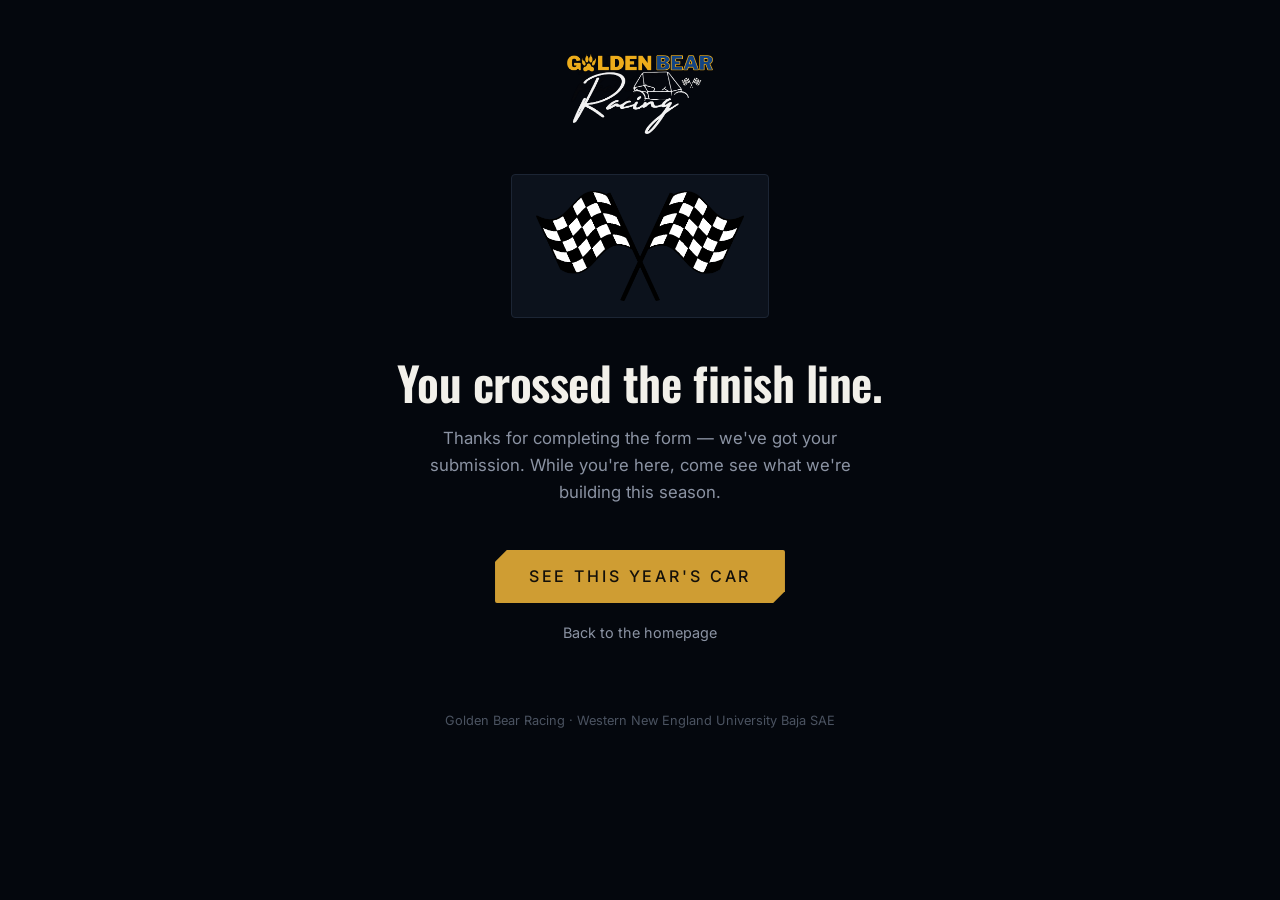
<file: thank-you.html>
<!doctype html>
<html lang="en">
<head>
<meta charset="UTF-8" />
<meta name="viewport" content="width=device-width, initial-scale=1.0" />
<title>Thanks for your response!</title>
<meta name="robots" content="noindex, nofollow" />
<link rel="icon" href="assets/img/favicon.ico?v=2" sizes="any">
<link rel="icon" type="image/png" sizes="32x32" href="assets/img/favicon-32.png?v=2">
<link rel="apple-touch-icon" href="assets/img/apple-touch-icon.png?v=2">
<link rel="preconnect" href="https://fonts.googleapis.com">
<link rel="preconnect" href="https://fonts.gstatic.com" crossorigin>
<link href="https://fonts.googleapis.com/css2?family=Oswald:wght@500;600;700&family=Inter:wght@400;500&display=swap" rel="stylesheet" />
<link rel="stylesheet" href="assets/css/style.css">
<style>
  :root {
    --bg: #04070d;
    --surface: #0c121c;
    --line: #1c2534;
    --text: #f2f0ea;
    --muted: #8b93a3;
    --gold: #cf9d33;
    --gold-bright: #e6b64a;
  }

  * { box-sizing: border-box; }

  html, body {
    margin: 0;
    padding: 0;
    background: var(--bg);
    color: var(--text);
    font-family: 'Inter', system-ui, -apple-system, sans-serif;
    min-height: 100%;
  }

  body {
    display: flex;
    align-items: center;
    justify-content: center;
    padding: 6vh 1.5rem;
  }

  @media (prefers-reduced-motion: no-preference) {
    .card { animation: rise 0.7s cubic-bezier(0.16, 1, 0.3, 1) both; }
    @keyframes rise {
      from { opacity: 0; transform: translateY(14px); }
      to   { opacity: 1; transform: translateY(0); }
    }
  }

  .card {
    width: 100%;
    max-width: 560px;
    text-align: center;
  }

  .logo {
    display: block;
    height: 80px;
    margin: 0 auto 2.5rem;
    opacity: 0.95;
  }

  .logo-fallback {
    font-family: 'Oswald', sans-serif;
    font-weight: 600;
    font-size: 0.95rem;
    letter-spacing: 0.04em;
    color: var(--muted);
    margin-bottom: 2.5rem;
  }

  .flag-plate {
    display: inline-block;
    background: var(--surface);
    border: 1px solid var(--line);
    border-radius: 4px;
    padding: 1rem 1.5rem;
    margin: 0 auto 2rem;
  }

  .flags {
    height: 110px;
    width: auto;
    display: block;
  }

  h1 {
    font-family: 'Oswald', sans-serif;
    font-weight: 600;
    font-size: clamp(2rem, 6vw, 2.9rem);
    line-height: 1.08;
    letter-spacing: -0.01em;
    margin: 0 0 1.1rem;
    text-wrap: balance;
  }

  p.lede {
    font-size: 1.05rem;
    line-height: 1.6;
    color: var(--muted);
    max-width: 30rem;
    margin: 0 auto 2.75rem;
  }

  .actions {
    display: flex;
    flex-direction: column;
    align-items: center;
    gap: 1.1rem;
  }

  .btn {
    display: inline-block;
    background: var(--gold);
    color: #14100a;
    font-family: 'Inter', sans-serif;
    font-weight: 500;
    font-size: 1rem;
    text-decoration: none;
    padding: 0.85rem 2.1rem;
    border-radius: 2px;
    transition: background 0.15s ease, transform 0.15s ease;
  }
  .btn:hover  { background: var(--gold-bright); transform: translateY(-1px); }
  .btn:focus-visible {
    outline: 2px solid var(--gold-bright);
    outline-offset: 3px;
  }

  .secondary {
    color: var(--muted);
    font-size: 0.9rem;
    text-decoration: none;
    border-bottom: 1px solid transparent;
    transition: color 0.15s ease, border-color 0.15s ease;
  }
  .secondary:hover { color: var(--text); border-color: var(--line); }

  footer {
    margin-top: 4rem;
    font-size: 0.8rem;
    color: #4b5361;
  }
</style>
</head>
<body>
  <main class="card">
    <img
      class="logo"
      src="assets/img/logo.png"
      alt="Golden Bear Racing"
      onerror="this.style.display='none'; document.getElementById('logoFallback').style.display='block';"
    />
    <div class="logo-fallback" id="logoFallback" style="display:none;">GOLDEN BEAR RACING</div>

    <div class="flag-plate">
      <img class="flags" src="assets/img/checkered-flags.png" alt="" aria-hidden="true" />
    </div>

    <h1>You crossed the finish line.</h1>
    <p class="lede">
      Thanks for completing the form — we've got your submission. While you're here,
      come see what we're building this season.
    </p>

    <div class="actions">
      <a class="btn" href="index.html#gbr4">See This Year's Car</a>
      <a class="secondary" href="index.html">Back to the homepage</a>
    </div>

    <footer>Golden Bear Racing · Western New England University Baja SAE</footer>
  </main>
</body>
</html>
</file>
<file: assets/css/style.css>
/* ============================================================
   Golden Bear Racing — Western New England University Baja SAE
   Palette sourced from team slide deck:
   gold #FFB612 · blue #2A66B2 · navy #0B1A2E · near-black #04070D
   ============================================================ */

:root {
  --gold: #ffb612;
  --gold-soft: #ffc845;
  --gold-dim: #b8860d;
  /* --blue is the exact blue sampled from BEAR in the team logo. It is too dark
     to read as text on this background (2.2:1), so --blue-bright is that same
     hue lightened to pass AA at 5.2:1 and is what type and accents use. */
  --blue: #13488b;
  --blue-bright: #3582e3;
  --blue-deep: #0d3363;
  --navy: #0b1a2e;
  --navy-2: #0e2138;
  --bg: #04070d;
  --panel: #0a1424;
  --line: rgba(255, 182, 18, 0.25);
  --line-blue: rgba(53, 130, 227, 0.28);
  --ink: #eef3fa;
  --muted: #9db0c8;
  --font-display: "Chakra Petch", "Segoe UI", sans-serif;
  --font-body: "Inter", "Segoe UI", sans-serif;
}

* { margin: 0; padding: 0; box-sizing: border-box; }

html { scroll-behavior: smooth; }

/* Diagonal navy-to-black gradient taken from the team slide deck, replacing the
   old graph-paper grid. Fixed attachment so it reads as one continuous surface
   behind the whole page rather than restarting per section. */
body {
  background:
    radial-gradient(1100px 700px at 88% 78%, rgba(19, 72, 139, 0.30), transparent 68%),
    radial-gradient(900px 600px at 12% 8%, rgba(10, 26, 48, 0.55), transparent 70%),
    linear-gradient(152deg, #04070d 0%, #050d18 42%, #071527 72%, #0a1c33 100%);
  background-attachment: fixed;
  background-repeat: no-repeat;
  color: var(--ink);
  font-family: var(--font-body);
  font-size: 1rem;
  line-height: 1.65;
  -webkit-font-smoothing: antialiased;
  overflow-x: hidden;
}

/* height:auto keeps aspect ratio correct now that images carry explicit
   width/height attributes (those reserve layout space and stop page jump) */
img { max-width: 100%; height: auto; display: block; }

a { color: var(--gold); text-decoration: none; }
a:hover { color: var(--gold-soft); }

.wrap { max-width: 1200px; margin: 0 auto; padding: 0 24px; }

/* ---------- eyebrow / section labels ---------- */
.eyebrow {
  font-family: var(--font-display);
  font-size: 0.8rem;
  font-weight: 600;
  letter-spacing: 0.28em;
  text-transform: uppercase;
  color: var(--gold);
  display: flex;
  align-items: center;
  gap: 14px;
}
.eyebrow::before { content: "//"; color: var(--blue-bright); letter-spacing: 0; }
.eyebrow::after {
  content: "";
  flex: 0 1 120px;
  height: 1px;
  background: linear-gradient(90deg, var(--line), transparent);
}

.section-head { margin-bottom: 42px; }
.section-head h2 {
  font-family: var(--font-display);
  font-size: clamp(1.9rem, 4.5vw, 3rem);
  font-weight: 700;
  text-transform: uppercase;
  letter-spacing: 0.04em;
  margin-top: 10px;
  line-height: 1.1;
}
.section-head h2 .accent { color: var(--gold); }
.section-head h2 .accent-blue { color: var(--blue-bright); }
.section-head p.lede { color: var(--muted); max-width: 640px; margin-top: 14px; }

section { padding: 84px 0; }

/* ---------- header / nav ---------- */
.site-header {
  position: sticky;
  top: 0;
  z-index: 100;
  background: rgba(4, 7, 13, 0.92);
  backdrop-filter: blur(10px);
  border-bottom: 1px solid var(--line);
}
.nav-bar {
  display: flex;
  align-items: center;
  justify-content: space-between;
  gap: 20px;
  padding: 14px 24px;
  max-width: 1200px;
  margin: 0 auto;
}
.brand { display: flex; align-items: center; flex-shrink: 0; }
.brand-mark {
  height: 60px;
  width: auto;
  display: block;
  transition: transform 0.2s;
}
.brand:hover .brand-mark { transform: scale(1.04); }
.nav-links {
  display: flex;
  align-items: center;
  gap: 28px;
  list-style: none;
}
.nav-links a {
  font-family: var(--font-display);
  font-size: 0.82rem;
  font-weight: 600;
  letter-spacing: 0.16em;
  text-transform: uppercase;
  color: var(--ink);
  padding: 6px 2px;
  border-bottom: 2px solid transparent;
  transition: color 0.2s, border-color 0.2s;
}
.nav-links a:hover { color: var(--gold); }
.nav-links a.active { color: var(--gold); border-bottom-color: var(--gold); }
.nav-cta {
  background: var(--gold);
  color: #04070d !important;
  padding: 10px 20px !important;
  border-bottom: none !important;
  clip-path: polygon(10px 0, 100% 0, 100% calc(100% - 10px), calc(100% - 10px) 100%, 0 100%, 0 10px);
  transition: background 0.2s;
}
.nav-cta:hover { background: var(--gold-soft); color: #04070d !important; }

.nav-toggle {
  display: none;
  background: none;
  border: 1px solid var(--line);
  color: var(--gold);
  font-size: 1.4rem;
  line-height: 1;
  padding: 8px 12px;
  cursor: pointer;
}

/* ---------- buttons ---------- */
.btn-row { display: flex; flex-wrap: wrap; gap: 16px; margin-top: 30px; }
.btn {
  display: inline-block;
  font-family: var(--font-display);
  font-size: 0.85rem;
  font-weight: 700;
  letter-spacing: 0.18em;
  text-transform: uppercase;
  padding: 15px 30px;
  clip-path: polygon(12px 0, 100% 0, 100% calc(100% - 12px), calc(100% - 12px) 100%, 0 100%, 0 12px);
  transition: transform 0.15s, background 0.2s, color 0.2s;
}
.btn:hover { transform: translateY(-2px); }
.btn-gold { background: var(--gold); color: #04070d; }
.btn-gold:hover { background: var(--gold-soft); color: #04070d; }
.btn-outline {
  background: rgba(4, 7, 13, 0.55);
  color: var(--ink);
  box-shadow: inset 0 0 0 1px rgba(238, 243, 250, 0.55);
}
.btn-outline:hover { color: var(--gold); box-shadow: inset 0 0 0 1px var(--gold); }
.btn-blue { background: var(--blue); color: var(--ink); }
.btn-blue:hover { background: var(--blue-bright); color: var(--ink); }

/* ---------- hero (home) ---------- */
.hero {
  position: relative;
  min-height: 92vh;
  display: flex;
  align-items: center;
  padding: 110px 0 90px;
  isolation: isolate;
  overflow: hidden;
}
.hero-bg {
  position: absolute;
  inset: 0;
  z-index: -2;
  background-image: url("../img/hero-car-action.jpg");
  background-size: cover;
  background-position: center 45%;
}
/* Sits directly on top of .hero-bg at the same position, so if the video
   can't play for any reason (codec support, slow connection, reduced motion)
   the photo underneath is already showing the same shot - there is no empty
   gap to fall back into. Desktop/tablet only; mobile keeps the static
   portrait photo, both for autoplay reliability and so it isn't burning
   cellular data on a background loop. */
.hero-video {
  position: absolute;
  inset: 0;
  z-index: -2;
  width: 100%;
  height: 100%;
  object-fit: cover;
  object-position: center 45%;
}
@media (max-width: 900px) {
  .hero-video { display: none; }
}
@media (prefers-reduced-motion: reduce) {
  .hero-video { display: none; }
}
/* A portrait-ish viewport above the mobile breakpoint (a 1024x1366 tablet, say)
   makes the hero tall and narrow, and object-fit: cover then has to throw away
   ~55% of the video's width to fill it — which crops the car out of frame.
   Letting the hero size to its content there keeps the box nearer the video's
   own 16:9 and keeps the subject visible. */
@media (min-width: 901px) and (max-aspect-ratio: 1 / 1) {
  .hero { min-height: 0; }
}
/* The car sits on the left of the hero photo, so the copy is pushed right and
   the scrim darkens right-to-left — the reverse of a normal left-aligned hero.
   Keeps the subject readable instead of burying it under the logo. */
.hero::before {
  content: "";
  position: absolute;
  inset: 0;
  z-index: -1;
  background:
    linear-gradient(260deg, rgba(4, 7, 13, 0.93) 0%, rgba(4, 7, 13, 0.78) 44%, rgba(6, 12, 24, 0.34) 100%),
    linear-gradient(0deg, var(--bg) 0%, transparent 34%);
}
.hero::after {
  /* diagonal gold slash, echoing the slide */
  content: "";
  position: absolute;
  top: -10%;
  left: 24%;
  width: 2px;
  height: 130%;
  background: linear-gradient(180deg, transparent, var(--gold), transparent);
  transform: rotate(18deg);
  opacity: 0.45;
  z-index: -1;
}
/* .hero is itself a flex container, so .wrap must be told to span the full
   width — otherwise it shrink-wraps its content and margin-left:auto below
   has no free space to push into.

   The hero is a full-bleed panel, so unlike the text sections it is not capped
   at 1200px. That cap left the copy stranded ~700px short of the right edge on
   a 2560px display — floating mid-screen rather than anchored to it. A
   proportional gutter instead holds the copy the same visual distance from the
   edge at every width. */
.hero .wrap {
  display: flex;
  width: 100%;
  max-width: none;
  padding-inline: clamp(24px, 5vw, 128px);
}
/* Scales with the viewport rather than locking at a fixed 620px, so the block
   grows with the display instead of shrinking into a corner of a large screen. */
.hero-content {
  margin-left: auto;
  /* 48vw, not less: at ~1280 a narrower block dropped the tagline to two lines
     and left "2013" stranded on its own. */
  width: clamp(540px, 48vw, 780px);
  max-width: 100%;
}

/* On a tall phone viewport the 16:9 photo crops to a narrow centre slice, which
   cut the car in half. Mobile instead anchors the crop on the car, sinks the
   copy to the bottom, and keeps the top of the scrim nearly clear so the car
   reads as the subject rather than as texture behind the text. */
/* Cropping the 16:9 photo to a phone's portrait frame sliced the car in half,
   so mobile gets a purpose-made portrait crop anchored on the cockpit and rear
   wheel. The copy sinks to the bottom and the scrim stays light across the top
   two-thirds, so the car reads as the subject rather than as texture. */

/* Text wordmark, sized off the hero-content block itself (not a fixed image),
   so it always fills the same right-hand column the rest of the copy fills. */
.hero-title {
  margin: 0;
  font-family: var(--font-display);
  font-weight: 700;
  text-transform: uppercase;
  line-height: 1.02;
  text-shadow: 0 10px 34px rgba(0, 0, 0, 0.75);
}
.hero-title .ht-line {
  display: block;
  font-size: clamp(2.6rem, 5.6vw, 4.8rem);
  letter-spacing: 0.02em;
}
.hero-title .accent { color: var(--ink); }
/* the eyebrow is one unit — never let it break mid-phrase */
.hero .eyebrow { font-size: clamp(0.9rem, 1.6vw, 1.15rem); margin-bottom: 22px; white-space: nowrap; }
.hero .eyebrow::after { flex: 0 1 90px; }

.hero-tagline {
  margin-top: 18px;
  font-family: var(--font-display);
  font-size: clamp(0.82rem, 1.7vw, 1.02rem);
  font-weight: 600;
  letter-spacing: 0.2em;
  text-transform: uppercase;
  color: var(--gold);
  text-shadow: 0 2px 14px rgba(0, 0, 0, 0.9);
  /* if it ever does wrap, split it evenly rather than orphaning the year */
  text-wrap: balance;
}

@media (max-width: 560px) {
  .hero .eyebrow { white-space: normal; }
  .hero .eyebrow::after { display: none; }
}

/* the "background bubble" so intro text reads over photos */
.hero-blurb {
  margin-top: 30px;
  max-width: none;
  background: rgba(7, 15, 28, 0.82);
  border: 1px solid var(--line);
  border-left: 3px solid var(--gold);
  backdrop-filter: blur(6px);
  padding: 22px 26px;
  clip-path: polygon(0 0, calc(100% - 18px) 0, 100% 18px, 100% 100%, 18px 100%, 0 calc(100% - 18px));
}
/* The blurb now fills the full content width, so the type scales with it —
   held at a fixed size the line length would run past 100 characters on a
   wide display. */
.hero-blurb p {
  color: var(--ink);
  font-size: clamp(1rem, 0.4vw + 0.88rem, 1.18rem);
  line-height: 1.6;
}

.hero-scroll {
  position: absolute;
  bottom: 26px;
  left: 50%;
  transform: translateX(-50%);
  color: var(--muted);
  font-family: var(--font-display);
  font-size: 0.7rem;
  letter-spacing: 0.3em;
  text-transform: uppercase;
  animation: bob 2.2s ease-in-out infinite;
}

/* Mobile hero overrides live AFTER the base hero rules above. They share the
   same specificity, so source order decides the winner — placed earlier they
   were silently losing to the desktop values. */
@media (max-width: 900px) {
  .hero {
    align-items: stretch;
    min-height: 84vh;
    /* clears the sticky header; the copy below is distributed with
       space-evenly rather than pinned to one edge */
    padding-top: 88px;
    padding-bottom: 24px;
  }
  /* spread the logo, description and buttons down the screen instead of
     clustering them at the bottom — the car shows through the gaps */
  .hero .wrap { align-items: stretch; }
  .hero-content {
    display: flex;
    flex-direction: column;
    justify-content: space-evenly;
    flex: 1;
  }
  .hero-bg {
    background-image: url("../img/hero-car-action-mobile.jpg");
    background-position: center top;
  }
  /* Straight scrim over a full-bleed photo: light across the top so the car
     shows, deepening behind the copy so the type stays readable. */
  .hero::before {
    background: linear-gradient(
      180deg,
      rgba(4, 7, 13, 0.34) 0%,
      rgba(4, 7, 13, 0.18) 30%,
      rgba(4, 7, 13, 0.58) 58%,
      rgba(4, 7, 13, 0.86) 82%,
      rgba(4, 7, 13, 0.95) 100%
    );
  }
  .hero::after { left: 8%; opacity: 0.28; }
  /* width: auto resets the fluid clamp() the desktop rule sets — without it the
     540px minimum would force horizontal overflow on a phone. */
  .hero-content { margin-left: 0; max-width: none; width: auto; }
  .hero .wrap { padding-inline: 24px; }
  .hero-scroll { display: none; }

  /* Everything in the hero tightens up on mobile. The block is bottom-aligned,
     so trimming its height is what drops it down the screen and opens up clear
     space above for the car. */
  .hero .eyebrow { font-size: 0.66rem; letter-spacing: 0.18em; margin-bottom: 0; }
  .hero-title .ht-line { font-size: min(13vw, 3rem); }
  /* the tagline is decorative and the vertical budget is tight on a phone —
     the same idea is carried by the intro paragraph right below it */
  .hero-tagline { display: none; }
  .hero-blurb {
    margin-top: 0;
    padding: 12px 14px;
    border-left-width: 3px;
  }
  .hero-blurb p { font-size: 0.83rem; line-height: 1.45; }
  .hero .btn-row { gap: 9px; margin-top: 0; }
  .hero .btn {
    flex: 1 1 auto;
    text-align: center;
    padding: 13px 16px;
    font-size: 0.72rem;
    letter-spacing: 0.12em;
  }
}

/* Narrow phones wrap the intro to more lines, which pushed the buttons off
   screen. Trim the copy rather than the top padding — the padding is what
   keeps the logo clear of the photo. */
@media (max-width: 380px) {
  .hero-title .ht-line { font-size: min(12vw, 2.5rem); }
  .hero-blurb { margin-top: 10px; padding: 11px 13px; }
  .hero-blurb p { font-size: 0.79rem; line-height: 1.42; }
  .hero .btn { padding: 11px 12px; font-size: 0.68rem; letter-spacing: 0.08em; }
}
@keyframes bob { 0%, 100% { transform: translate(-50%, 0); } 50% { transform: translate(-50%, 8px); } }

/* ---------- page hero (subpages) ---------- */
.page-hero {
  position: relative;
  padding: 96px 0 64px;
  isolation: isolate;
  overflow: hidden;
  border-bottom: 1px solid var(--line);
  background:
    radial-gradient(900px 340px at 85% 0%, rgba(42, 102, 178, 0.22), transparent 70%),
    radial-gradient(700px 300px at 10% 100%, rgba(255, 182, 18, 0.08), transparent 70%),
    var(--bg);
}
.page-hero::after {
  content: "";
  position: absolute;
  top: -20%;
  right: 18%;
  width: 2px;
  height: 150%;
  background: linear-gradient(180deg, transparent, var(--gold), transparent);
  transform: rotate(20deg);
  opacity: 0.4;
  z-index: -1;
}
/* The diagonal accent line is meant for the plain gradient hero; over a photo
   it reads as a stray streak cutting across faces, so photo heroes drop it. */
.page-hero.has-photo::after { display: none; }
/* Photo-backed page header. The heading is left-aligned, so the scrim is
   weighted to the left and thins out to the right where the photo can breathe. */
.page-hero.has-photo {
  padding: 96px 0 64px;
  background: var(--bg);
  /* On very wide displays the section gets short and extremely wide, so
     background-size:cover crops the photo down to a thin sliver. A min-height
     that scales with viewport width keeps the crop sane on ultrawide screens
     without affecting normal desktop sizes, where the content is already
     taller than this floor. */
  min-height: clamp(460px, 30vw, 540px);
}
.page-hero .page-hero-bg {
  position: absolute;
  inset: 0;
  z-index: -2;
  background-size: cover;
  background-position: center 44%;
  background-repeat: no-repeat;
}
.page-hero.has-photo::before {
  content: "";
  position: absolute;
  inset: 0;
  z-index: -1;
  background:
    linear-gradient(90deg, rgba(4, 7, 13, 0.94) 0%, rgba(4, 7, 13, 0.86) 38%, rgba(4, 7, 13, 0.5) 100%),
    linear-gradient(0deg, var(--bg) 0%, transparent 45%);
}
@media (max-width: 900px) {
  .page-hero.has-photo { padding: 96px 0 64px; }
  .page-hero.has-photo::before {
    background:
      linear-gradient(180deg, rgba(4, 7, 13, 0.6) 0%, rgba(4, 7, 13, 0.88) 70%, var(--bg) 100%);
  }
  /* The desktop crop leans on the left-heavy scrim to hide most of the
     frame, so it can stay horizontally centered. Mobile's scrim is even
     top-to-bottom instead, which exposes the full width, so this photo's
     off-center helmet needs its own horizontal position to stay in view. */
  .page-hero-bg.pos-helmet { background-position: 62% 44%; }
}

.page-hero h1 {
  font-family: var(--font-display);
  font-size: clamp(2.4rem, 7vw, 5.4rem);
  font-weight: 700;
  text-transform: uppercase;
  letter-spacing: 0.03em;
  margin-top: 12px;
  line-height: 1.05;
}
.page-hero h1 .accent { color: var(--gold); }
.page-hero h1 .accent-blue { color: var(--blue-bright); }
.page-hero p.lede { color: var(--muted); max-width: 660px; margin-top: 16px; font-size: clamp(1rem, 1.3vw, 1.3rem); }
.page-hero .eyebrow { font-size: clamp(0.8rem, 1vw, 1.05rem); }

/* ---------- feature tiles (home, like dribbble category cards) ---------- */
.tile-grid {
  display: grid;
  grid-template-columns: repeat(auto-fit, minmax(240px, 1fr));
  gap: 20px;
}
.tile {
  position: relative;
  min-height: 320px;
  display: flex;
  align-items: flex-end;
  padding: 24px;
  padding-left: 64px;
  isolation: isolate;
  overflow: hidden;
  border: 1px solid var(--line-blue);
  background-size: cover;
  background-position: center;
  clip-path: polygon(0 0, calc(100% - 22px) 0, 100% 22px, 100% 100%, 22px 100%, 0 calc(100% - 22px));
  transition: transform 0.25s;
}
.tile:hover { transform: translateY(-6px); }
.tile::before {
  content: "";
  position: absolute;
  inset: 0;
  z-index: -1;
  background: linear-gradient(180deg, rgba(4, 7, 13, 0.25) 0%, rgba(4, 7, 13, 0.88) 88%);
  transition: background 0.25s;
}
.tile:hover::before {
  background: linear-gradient(180deg, rgba(11, 26, 46, 0.35) 0%, rgba(4, 7, 13, 0.92) 88%);
}
.tile .tile-label {
  position: absolute;
  top: 16px;
  left: 16px;
  writing-mode: vertical-rl;
  transform: rotate(180deg);
  font-family: var(--font-display);
  font-weight: 700;
  font-size: 1.5rem;
  letter-spacing: 0.14em;
  text-transform: uppercase;
  color: var(--ink);
  text-shadow: 0 2px 12px rgba(0, 0, 0, 0.8);
}
.tile .tile-body h3 {
  font-family: var(--font-display);
  color: var(--gold);
  font-size: 1.05rem;
  letter-spacing: 0.1em;
  text-transform: uppercase;
}
.tile .tile-body p { color: var(--muted); font-size: 0.92rem; margin-top: 6px; }
.tile .tile-body .go {
  display: inline-block;
  margin-top: 10px;
  font-family: var(--font-display);
  font-size: 0.78rem;
  letter-spacing: 0.2em;
  text-transform: uppercase;
  transition: transform 0.2s;
}
.tile:hover .tile-body .go { transform: translateX(6px); }
/* gold edge that wipes in on hover */
.tile .tile-edge {
  position: absolute;
  left: 0;
  bottom: 0;
  height: 3px;
  width: 100%;
  background: var(--gold);
  transform: scaleX(0);
  transform-origin: left;
  transition: transform 0.3s ease;
}
.tile:hover .tile-edge { transform: scaleX(1); }

/* ---------- GBR4 section ---------- */
.split {
  display: grid;
  grid-template-columns: 1.05fr 0.95fr;
  gap: 56px;
  align-items: center;
}
.split .photo-frame {
  position: relative;
  border: 1px solid var(--line);
  clip-path: polygon(0 0, calc(100% - 26px) 0, 100% 26px, 100% 100%, 26px 100%, 0 calc(100% - 26px));
}
.split .photo-frame img { width: 100%; height: 100%; object-fit: cover; }
.split .photo-frame .frame-tag {
  position: absolute;
  bottom: 0;
  left: 0;
  background: var(--gold);
  color: #04070d;
  font-family: var(--font-display);
  font-weight: 700;
  font-size: 0.75rem;
  letter-spacing: 0.2em;
  text-transform: uppercase;
  padding: 8px 18px;
}
.stat-row { display: flex; flex-wrap: wrap; gap: 14px; margin-top: 28px; }
.stat {
  flex: 1 1 120px;
  border: 1px solid var(--line-blue);
  background: var(--panel);
  padding: 16px 18px;
  clip-path: polygon(8px 0, 100% 0, 100% calc(100% - 8px), calc(100% - 8px) 100%, 0 100%, 0 8px);
}
.stat .num {
  font-family: var(--font-display);
  font-weight: 700;
  font-size: 1.7rem;
  color: var(--gold);
  line-height: 1.1;
}
.stat .lbl {
  font-size: 0.72rem;
  letter-spacing: 0.18em;
  text-transform: uppercase;
  color: var(--muted);
  margin-top: 4px;
}

/* ---------- sponsors ---------- */
.tier { margin-bottom: 64px; }
.tier-head {
  display: flex;
  align-items: center;
  gap: 18px;
  margin-bottom: 26px;
}
.tier-head h2 {
  font-family: var(--font-display);
  font-size: 1.4rem;
  font-weight: 700;
  letter-spacing: 0.12em;
  text-transform: uppercase;
  white-space: nowrap;
}
.tier-head .rule { flex: 1; height: 1px; background: linear-gradient(90deg, var(--line), transparent); }
.tier-head .tier-badge {
  font-family: var(--font-display);
  font-size: 0.68rem;
  letter-spacing: 0.22em;
  text-transform: uppercase;
  padding: 5px 12px;
  border: 1px solid currentColor;
  white-space: nowrap;
}
.t-partner h3, .t-partner .tier-badge { color: var(--gold); }
.t-bluebear h3, .t-bluebear .tier-badge { color: var(--blue-bright); }
.t-major h3, .t-major .tier-badge { color: var(--gold-soft); }
.t-minor h3, .t-minor .tier-badge { color: var(--muted); }
.t-cub h3, .t-cub .tier-badge { color: var(--muted); }

.sponsor-grid { display: grid; gap: 18px; }
.sg-partner { grid-template-columns: repeat(auto-fit, minmax(280px, 1fr)); }
/* Blue Bear: 3 per row, and a short last row is centred under the one above
   (5 cards = 3 on top, 2 centred below). Flex rather than grid because grid
   can't centre a partial row. Drops to 2 then 1 per row on smaller screens. */
.sponsor-grid.sg-bluebear { display: flex; flex-wrap: wrap; justify-content: center; }
.sg-bluebear > .sponsor-card { flex: 0 0 calc((100% - 36px) / 3); min-width: 0; }
@media (max-width: 900px) { .sg-bluebear > .sponsor-card { flex-basis: calc((100% - 18px) / 2); } }
@media (max-width: 560px) { .sg-bluebear > .sponsor-card { flex-basis: 100%; } }
.sg-std { grid-template-columns: repeat(auto-fit, minmax(190px, 1fr)); }
.sg-major { grid-template-columns: repeat(3, 1fr); }
@media (max-width: 900px) { .sg-major { grid-template-columns: repeat(2, 1fr); } }
@media (max-width: 560px) { .sg-major { grid-template-columns: 1fr; } }

.sponsor-card {
  display: flex;
  flex-direction: column;
  justify-content: center;
  min-height: 120px;
  padding: 24px;
  background: var(--panel);
  border: 1px solid var(--line-blue);
  clip-path: polygon(14px 0, 100% 0, 100% calc(100% - 14px), calc(100% - 14px) 100%, 0 100%, 0 14px);
  transition: transform 0.2s, border-color 0.2s;
  color: var(--ink);
}
.sponsor-card:hover { transform: translateY(-4px); }

/* Full colour at rest, sitting directly on the dark card with no white plaque
   behind it. Some marks (a couple of the Ursa tiers) are dark ink drawn for a
   light background and read low-contrast here - that is a real tradeoff of
   this treatment, not a bug, kept because full-colour-always was the ask. */
.s-logo {
  display: flex;
  align-items: center;
  justify-content: center;
  height: 72px;
  margin-bottom: 16px;
}
.s-logo img {
  max-height: 100%;
  max-width: 100%;
  width: auto;
  object-fit: contain;
}
/* Square or circular marks need more height than a wide wordmark to stay
   legible, since their width is capped by their height in this slot. */
.s-logo.is-square { height: 130px; }
.sponsor-card.is-partner .s-logo { height: 96px; }
.sponsor-card.is-partner .s-logo.is-square { height: 140px; }
.sponsor-card.is-bluebear .s-logo { height: 80px; }
.sponsor-card.is-minor .s-logo { height: 62px; }
.sponsor-card.is-cub .s-logo { height: 54px; margin-bottom: 12px; }

/* With a logo present the name becomes a caption rather than the headline */
.sponsor-card.has-logo .s-name { font-size: 0.92rem; letter-spacing: 0.08em; color: var(--muted); }
.sponsor-card.is-partner.has-logo .s-name { font-size: 1rem; color: var(--ink); }

.sponsor-card .s-name {
  font-family: var(--font-display);
  font-weight: 700;
  font-size: 1.15rem;
  letter-spacing: 0.05em;
  text-transform: uppercase;
  line-height: 1.25;
}
.sponsor-card .s-link {
  margin-top: 8px;
  font-size: 0.78rem;
  letter-spacing: 0.14em;
  text-transform: uppercase;
  color: var(--gold);
}
.sponsor-card.is-partner {
  min-height: 170px;
  background: linear-gradient(135deg, rgba(255, 182, 18, 0.12), var(--panel) 60%);
  border: 1px solid var(--gold);
}
.sponsor-card.is-partner .s-name { font-size: 1.5rem; color: var(--gold); }
.sponsor-card.is-bluebear {
  min-height: 140px;
  background: linear-gradient(135deg, rgba(42, 102, 178, 0.18), var(--panel) 60%);
  border: 1px solid var(--blue-bright);
}
.sponsor-card.is-bluebear .s-name { font-size: 1.25rem; color: var(--blue-bright); }
.sponsor-card.is-cub { min-height: 90px; padding: 18px 24px; }
.sponsor-card.is-cub .s-name, .sponsor-card.is-minor .s-name { font-size: 1rem; color: var(--muted); }
.sponsor-card.is-minor { min-height: 100px; }
.sponsor-card.is-major .s-name { color: var(--ink); }

/* ---------- history / timeline ---------- */
.comp {
  display: grid;
  grid-template-columns: 0.95fr 1.05fr;
  gap: 44px;
  align-items: center;
  padding: 56px 0;
  border-bottom: 1px solid rgba(157, 176, 200, 0.12);
}
.comp:last-of-type { border-bottom: none; }
.comp.flip .comp-photo { order: 2; }
.comp-photo {
  border: 1px solid var(--line);
  clip-path: polygon(0 0, calc(100% - 24px) 0, 100% 24px, 100% 100%, 24px 100%, 0 calc(100% - 24px));
}
.comp-photo img { width: 100%; object-fit: cover; }
.comp-year {
  font-family: var(--font-display);
  font-weight: 700;
  font-size: clamp(2.6rem, 5vw, 3.6rem);
  color: var(--gold);
  line-height: 1;
}
.comp h2 {
  font-family: var(--font-display);
  font-weight: 700;
  font-size: 1.3rem;
  text-transform: uppercase;
  letter-spacing: 0.06em;
  margin: 6px 0 4px;
}
.comp .comp-note {
  font-size: 0.82rem;
  letter-spacing: 0.14em;
  text-transform: uppercase;
  color: var(--blue-bright);
  margin-bottom: 16px;
}
.overall-chip {
  display: inline-block;
  font-family: var(--font-display);
  font-weight: 700;
  font-size: 0.95rem;
  letter-spacing: 0.1em;
  text-transform: uppercase;
  background: var(--gold);
  color: #04070d;
  padding: 8px 18px;
  margin-bottom: 18px;
  clip-path: polygon(8px 0, 100% 0, 100% calc(100% - 8px), calc(100% - 8px) 100%, 0 100%, 0 8px);
}
.results-grid {
  display: grid;
  grid-template-columns: repeat(auto-fill, minmax(160px, 1fr));
  gap: 10px;
}
.result {
  background: var(--panel);
  border: 1px solid rgba(157, 176, 200, 0.14);
  border-left: 3px solid var(--blue);
  padding: 10px 14px;
}
.result .r-event {
  font-size: 0.68rem;
  letter-spacing: 0.14em;
  text-transform: uppercase;
  color: var(--muted);
}
.result .r-place {
  font-family: var(--font-display);
  font-weight: 700;
  font-size: 1.15rem;
  color: var(--ink);
}
.comp.no-photo { grid-template-columns: 1fr; }
.comp.no-photo .comp-body { max-width: 820px; }

/* ---------- team ---------- */
.team-grid {
  display: flex;
  flex-wrap: wrap;
  justify-content: center;
  gap: 18px;
}
.member {
  background: var(--panel);
  border: 1px solid var(--line-blue);
  border-top: 3px solid var(--blue);
  padding: 22px 24px;
  clip-path: polygon(0 0, 100% 0, 100% calc(100% - 14px), calc(100% - 14px) 100%, 0 100%);
  transition: transform 0.2s, border-color 0.2s;
  flex: 0 1 270px;
  min-width: 240px;
}
.member:hover { transform: translateY(-4px); border-top-color: var(--gold); }
.member.exec { border-top-color: var(--gold); }
.member .m-role {
  font-family: var(--font-display);
  font-size: 0.72rem;
  font-weight: 600;
  letter-spacing: 0.2em;
  text-transform: uppercase;
  color: var(--gold);
}
.member.sub .m-role { color: var(--blue-bright); }
.member .m-name {
  font-family: var(--font-display);
  font-weight: 700;
  font-size: 1.15rem;
  margin-top: 6px;
  letter-spacing: 0.03em;
}

/* ---------- CTA band ---------- */
.cta-band {
  background:
    linear-gradient(100deg, rgba(255, 182, 18, 0.1), transparent 55%),
    radial-gradient(700px 260px at 90% 50%, rgba(19, 72, 139, 0.3), transparent 70%),
    var(--navy);
  border-top: 1px solid var(--line);
  border-bottom: 1px solid var(--line);
  text-align: center;
}

/* Photo-backed variant. The scrim is heavy because this band carries centred
   white and gold type across its full width — a lighter wash left the headline
   fighting the background wherever the photo was bright. */
.cta-band.has-photo {
  position: relative;
  isolation: isolate;
  overflow: hidden;
}
.cta-band .cta-bg {
  position: absolute;
  inset: 0;
  z-index: -2;
  background-size: cover;
  background-position: center 40%;
}
.cta-band.has-photo::before {
  content: "";
  position: absolute;
  inset: 0;
  z-index: -1;
  background:
    linear-gradient(180deg, rgba(4, 7, 13, 0.82) 0%, rgba(4, 7, 13, 0.7) 50%, rgba(4, 7, 13, 0.86) 100%),
    linear-gradient(100deg, rgba(255, 182, 18, 0.08), transparent 60%);
}
@media (max-width: 900px) {
  .cta-band .cta-bg { background-position: center 35%; }
  .cta-band.has-photo::before {
    background: linear-gradient(180deg, rgba(4, 7, 13, 0.86) 0%, rgba(4, 7, 13, 0.78) 50%, rgba(4, 7, 13, 0.9) 100%);
  }
}
.cta-band h2 {
  font-family: var(--font-display);
  font-size: clamp(1.7rem, 4vw, 2.6rem);
  font-weight: 700;
  text-transform: uppercase;
  letter-spacing: 0.05em;
}
.cta-band h2 .accent { color: var(--gold); }
.cta-band p { color: var(--muted); max-width: 620px; margin: 14px auto 0; }
.cta-band .btn-row { justify-content: center; }

/* mailto: only works when the visitor has a mail client registered with their
   OS. Anyone reading mail in a browser tab gets nothing, so the address is also
   shown in full and can be copied without leaving the page. */
.cta-mail {
  display: flex;
  align-items: center;
  justify-content: center;
  flex-wrap: wrap;
  gap: 10px;
  margin-top: 22px;
  font-size: 0.9rem;
  color: var(--muted);
}
.cta-mail a {
  font-family: var(--font-display);
  font-weight: 600;
  letter-spacing: 0.03em;
  color: var(--gold);
  border-bottom: 1px solid var(--line);
}
.cta-mail a:hover { color: var(--gold-soft); }
.copy-mail {
  font-family: var(--font-display);
  font-size: 0.68rem;
  font-weight: 600;
  letter-spacing: 0.14em;
  text-transform: uppercase;
  color: var(--muted);
  background: none;
  border: 1px solid var(--line-blue);
  padding: 5px 11px;
  cursor: pointer;
  transition: color 0.2s, border-color 0.2s;
}
.copy-mail:hover { color: var(--ink); border-color: var(--blue-bright); }
.copy-mail.is-copied { color: var(--gold); border-color: var(--gold); }

/* ---------- footer ---------- */
.site-footer {
  border-top: 1px solid var(--line);
  background: #030509;
  padding: 56px 0 32px;
}
.footer-grid {
  display: grid;
  grid-template-columns: 1.2fr 1fr 1fr;
  gap: 40px;
  margin-bottom: 40px;
}
.footer-grid h2 {
  font-family: var(--font-display);
  font-size: 0.85rem;
  font-weight: 700;
  letter-spacing: 0.2em;
  text-transform: uppercase;
  color: var(--gold);
  margin-bottom: 16px;
}
.footer-grid p { color: var(--muted); font-size: 0.92rem; }
.footer-mail {
  display: inline-block;
  margin-top: 14px;
  font-family: var(--font-display);
  font-size: 0.9rem;
  font-weight: 600;
  letter-spacing: 0.04em;
  color: var(--gold);
  border-bottom: 1px solid var(--line);
  padding-bottom: 2px;
  transition: color 0.2s, border-color 0.2s;
}
.footer-mail:hover { color: var(--gold-soft); border-bottom-color: var(--gold-soft); }
.footer-grid ul { list-style: none; }
.footer-grid li { margin-bottom: 10px; }
.footer-grid a { color: var(--muted); font-size: 0.92rem; transition: color 0.2s; }
.footer-grid a:hover { color: var(--gold); }
.footer-bottom {
  border-top: 1px solid rgba(157, 176, 200, 0.12);
  padding-top: 24px;
  display: flex;
  flex-wrap: wrap;
  gap: 12px;
  justify-content: space-between;
  color: var(--muted);
  font-size: 0.8rem;
}
.footer-bottom .paw { color: var(--gold); }

/* ---------- checkered flag divider ---------- */
.checker {
  height: 10px;
  margin: 18px 0;
  background:
    repeating-conic-gradient(rgba(255, 182, 18, 0.5) 0% 25%, transparent 0% 50%)
    0 0 / 20px 20px;
  opacity: 0.45;
}

/* ---------- results ticker ---------- */
.ticker {
  overflow: hidden;
  border-top: 1px solid var(--line);
  border-bottom: 1px solid var(--line);
  background: rgba(10, 20, 36, 0.75);
  padding: 13px 0;
  white-space: nowrap;
}
.ticker-track {
  display: inline-flex;
  align-items: center;
  gap: 34px;
  padding-right: 34px;
  animation: ticker 36s linear infinite;
  will-change: transform;
}
.ticker:hover .ticker-track { animation-play-state: paused; }
@keyframes ticker { to { transform: translateX(-50%); } }
.ticker-item {
  font-family: var(--font-display);
  font-size: 0.8rem;
  font-weight: 600;
  letter-spacing: 0.2em;
  text-transform: uppercase;
  color: var(--muted);
  display: inline-flex;
  align-items: center;
  gap: 34px;
}
.ticker-item strong { color: var(--gold); font-weight: 700; }
.ticker-item::after { content: "//"; color: var(--blue-bright); letter-spacing: 0; }
@media (prefers-reduced-motion: reduce) { .ticker-track { animation: none; } }

/* ---------- corner brackets ---------- */
.corners { position: relative; }
.corners::before,
.corners::after {
  content: "";
  position: absolute;
  width: 26px;
  height: 26px;
  pointer-events: none;
}
.corners::before {
  top: -8px;
  left: -8px;
  border-top: 2px solid var(--gold);
  border-left: 2px solid var(--gold);
}
.corners::after {
  bottom: -8px;
  right: -8px;
  border-bottom: 2px solid var(--gold);
  border-right: 2px solid var(--gold);
}

/* ---------- featured result (home) ---------- */
/* ---------- highlights slideshow (home, inside the Latest Result card) ---------- */
/* Separated from the result summary above it by a rule rather than a gap, so
   the two read as sections of one card instead of two stacked cards. */
.highlights {
  margin-top: 32px;
  padding-top: 28px;
  border-top: 1px solid rgba(157, 176, 200, 0.16);
}
.hl-bar {
  display: flex;
  align-items: center;
  justify-content: space-between;
  flex-wrap: wrap;
  gap: 12px;
  margin-bottom: 14px;
}
.hl-bar .eyebrow { margin: 0; }
.hl-bar .eyebrow::after { display: none; }
.hl-controls { display: flex; align-items: center; gap: 8px; }
.hl-btn {
  font-family: var(--font-display);
  font-size: 1rem;
  line-height: 1;
  color: var(--ink);
  background: var(--panel);
  border: 1px solid var(--line-blue);
  padding: 7px 13px;
  cursor: pointer;
  transition: color 0.2s, border-color 0.2s, background 0.2s;
}
.hl-btn:hover { color: var(--gold); border-color: var(--gold); }
.hl-btn:focus-visible { outline: 2px solid var(--gold); outline-offset: 2px; }
.hl-count {
  font-family: var(--font-display);
  font-size: 0.78rem;
  font-weight: 600;
  letter-spacing: 0.14em;
  color: var(--muted);
  font-variant-numeric: tabular-nums;
  min-width: 3.4em;
  text-align: center;
}

/* The stage owns the 16:9 box; slides are absolutely stacked inside it and
   crossfade. Every source image is pre-cropped to exactly 16:9, so the frame
   height never shifts between slides. */
.hl-stage {
  position: relative;
  aspect-ratio: 16 / 9;
  overflow: hidden;
  border: 1px solid var(--line);
  clip-path: polygon(0 0, calc(100% - 24px) 0, 100% 24px, 100% 100%, 24px 100%, 0 calc(100% - 24px));
  background: var(--panel);
}
.hl-slide {
  position: absolute;
  inset: 0;
  margin: 0;
  opacity: 0;
  visibility: hidden;
  transition: opacity 0.55s ease, visibility 0.55s;
}
.hl-slide.is-active { opacity: 1; visibility: visible; }
.hl-slide img { width: 100%; height: 100%; object-fit: cover; display: block; }

/* Fills across one auto-advance interval, so the timing reads as deliberate
   rather than the slide changing out of nowhere. JS drives the width. */
.hl-progress {
  position: absolute;
  left: 0;
  right: 0;
  bottom: 0;
  height: 2px;
  background: rgba(238, 243, 250, 0.14);
}
.hl-progress span {
  display: block;
  height: 100%;
  width: 0;
  background: var(--gold);
}

/* Wraps because the dot count follows the photo count — at ~34 slides a single
   non-wrapping row would run past the card and force a horizontal scrollbar. */
.hl-dots {
  display: flex;
  flex-wrap: wrap;
  justify-content: center;
  gap: 7px;
  margin-top: 14px;
}
.hl-dot {
  width: 18px;
  height: 4px;
  padding: 0;
  border: none;
  background: rgba(238, 243, 250, 0.22);
  cursor: pointer;
  transition: background 0.2s, transform 0.2s;
}
.hl-dot:hover { background: rgba(238, 243, 250, 0.45); }
.hl-dot.is-active { background: var(--gold); }
.hl-dot:focus-visible { outline: 2px solid var(--gold); outline-offset: 3px; }

.hl-credit {
  margin-top: 12px;
  text-align: center;
  font-size: 0.76rem;
  color: var(--muted);
}
.hl-credit a { color: var(--muted); text-decoration: underline; text-underline-offset: 2px; }
.hl-credit a:hover { color: var(--gold); }

@media (max-width: 700px) {
  .hl-stage { clip-path: polygon(0 0, calc(100% - 16px) 0, 100% 16px, 100% 100%, 16px 100%, 0 calc(100% - 16px)); }
}

/* Reduced motion: no crossfade, and JS skips auto-advance entirely so the
   slideshow only moves when the visitor asks it to. */
@media (prefers-reduced-motion: reduce) {
  .hl-slide { transition: none; }
  .hl-progress { display: none; }
}

.featured {
  background:
    linear-gradient(115deg, rgba(255, 182, 18, 0.07), transparent 45%),
    var(--panel);
  border: 1px solid var(--line);
  clip-path: polygon(0 0, calc(100% - 28px) 0, 100% 28px, 100% 100%, 28px 100%, 0 calc(100% - 28px));
  padding: 40px;
}
/* The result summary keeps the original three-column grid; the card itself is
   now just a column stack so the slideshow can sit beneath it inside the same
   border rather than as a separate block below the card. */
.featured .f-top {
  display: grid;
  grid-template-columns: auto 1fr auto;
  gap: 40px;
  align-items: center;
}
.featured .f-place {
  font-family: var(--font-display);
  font-weight: 700;
  font-size: clamp(3.4rem, 7vw, 5.2rem);
  line-height: 1;
  color: var(--gold);
}
.featured .f-place small {
  display: block;
  font-size: 0.75rem;
  letter-spacing: 0.26em;
  color: var(--muted);
  margin-top: 6px;
}
.featured .f-meta h3 {
  font-family: var(--font-display);
  font-size: 1.35rem;
  font-weight: 700;
  text-transform: uppercase;
  letter-spacing: 0.06em;
}
.featured .f-meta p { color: var(--muted); font-size: 0.95rem; margin-top: 6px; }
.featured .f-highlights { display: flex; gap: 12px; flex-wrap: wrap; margin-top: 14px; }
.featured .f-chip {
  font-family: var(--font-display);
  font-size: 0.72rem;
  font-weight: 600;
  letter-spacing: 0.14em;
  text-transform: uppercase;
  color: var(--ink);
  border: 1px solid var(--line-blue);
  background: rgba(42, 102, 178, 0.14);
  padding: 6px 12px;
}
.featured .f-chip strong { color: var(--gold); }
.featured .f-links {
  display: flex;
  flex-wrap: wrap;
  gap: 10px 26px;
  margin-top: 18px;
}
.featured .f-links a {
  font-family: var(--font-display);
  font-size: 0.78rem;
  font-weight: 600;
  letter-spacing: 0.12em;
  text-transform: uppercase;
  color: var(--gold);
  border-bottom: 1px solid var(--line);
  padding-bottom: 2px;
  transition: color 0.2s, border-color 0.2s;
}
.featured .f-links a:hover { color: var(--gold-soft); border-bottom-color: var(--gold-soft); }
.featured .f-place small { text-transform: none; letter-spacing: 0.12em; }
@media (max-width: 900px) {
  /* the grid moved onto .f-top when the slideshow was nested inside the card,
     so the single-column collapse has to follow it there */
  .featured { padding: 30px; }
  .featured .f-top { grid-template-columns: 1fr; gap: 22px; }
}

/* ---------- sponsor strip (home) ---------- */
.sponsor-strip { text-align: center; }
.sponsor-strip .eyebrow { justify-content: center; }
.sponsor-strip .eyebrow::after { display: none; }
.sponsor-strip .s-logos {
  display: flex;
  flex-wrap: wrap;
  justify-content: center;
  align-items: center;
  gap: 28px 48px;
  margin: 32px 0 8px;
}
/* Every logo sits in the same bounding box (not a fixed height on the <img>
   itself), so wordmarks of wildly different ratios — Mastercam is nearly 8:1,
   JPS is almost square — read as "the same size" without distorting either. */
.sponsor-strip .s-logos a {
  display: flex;
  align-items: center;
  justify-content: center;
  height: 44px;
  width: 130px;
}
.sponsor-strip .s-logos img {
  max-width: 100%;
  max-height: 100%;
  width: auto;
  height: auto;
  filter: brightness(0) invert(1);
  opacity: 0.55;
  transition: filter 0.2s, opacity 0.2s, transform 0.2s;
}
.sponsor-strip .s-logos a:hover img {
  filter: none;
  opacity: 1;
  transform: translateY(-2px);
}

/* ---------- alumni wall (team.html) ---------- */
/* Deliberately its own block rather than reusing .sponsor-strip, so a future
   change to one wall (spacing, box size, hover behaviour) can never leak into
   the other. Same bounded-box technique: every logo gets an identical
   footprint regardless of its native aspect ratio, so nothing stretches and
   nothing dominates the row just for being a wide wordmark.

   Sitting on the bare page gradient like a plain section made it read as a
   continuation of the current-roster grid above it rather than a distinct
   idea, and left contrast for the white-silhouette logos uneven depending on
   where the page's diagonal gradient happened to land. Giving it the same
   solid-panel "band" treatment as the CTA sections - full bleed, its own
   background, rules top and bottom - fixes both at once. */
.alumni-wall {
  position: relative;
  text-align: center;
  padding: 72px 0;
  background: var(--navy);
  border-top: 1px solid var(--line-blue);
  border-bottom: 1px solid var(--line-blue);
  overflow: hidden;
}
.alumni-wall .a-weave {
  position: absolute;
  inset: 0;
  z-index: 0;
  background: url("../img/carbon-gold-weave.jpg") center / cover;
  opacity: 0.4;
}
/* Real photo, not a tileable texture - it has one strong directional light
   sweep baked in, so it is used once as a cover-fit backdrop rather than
   repeated. The scrim does the real work: it is what keeps the white
   silhouette logos and heading readable over a much busier image than the
   previous flat gradients, and it fades the photo out toward both edges so
   it blends into the plain navy sections above and below instead of
   stopping on a hard rectangle. */
.alumni-wall::before {
  content: "";
  position: absolute;
  inset: 0;
  z-index: 0;
  background:
    linear-gradient(180deg, var(--navy) 0%, rgba(11, 26, 46, 0.55) 18%, rgba(11, 26, 46, 0.55) 82%, var(--navy) 100%),
    rgba(4, 7, 13, 0.35);
}
.alumni-wall .wrap { position: relative; z-index: 1; }
.alumni-wall .eyebrow { justify-content: center; }
.alumni-wall .eyebrow::after { display: none; }
.alumni-wall h2 {
  font-family: var(--font-display);
  font-weight: 700;
  text-transform: uppercase;
  letter-spacing: 0.04em;
  font-size: clamp(1.5rem, 3.6vw, 2.2rem);
  margin-top: 8px;
}
.alumni-wall .a-logos {
  display: flex;
  flex-wrap: wrap;
  justify-content: center;
  align-items: stretch;
  /* Row-gap (first value) has to clear the floating .a-tag above a sponsor
     chip - it happens to sit in the top row today so this isn't visible yet,
     but a tag on any later row would otherwise lap into the chip above it. */
  gap: 26px 24px;
  margin: 44px 0 4px;
}
/* Every logo sits on the same light card, full colour. A soft halo on just
   the two dark-ink marks (Navy, Yale) read as an inconsistent special case
   rather than a real fix - a uniform plaque guarantees contrast for any ink
   colour at once, and it is the one treatment that looks deliberate across
   the whole row rather than patched per logo. */
.alumni-wall .a-chip {
  position: relative;
  display: flex;
  align-items: center;
  justify-content: center;
  height: 84px;
  width: 176px;
  padding: 14px 20px;
  background: rgba(238, 243, 250, 0.96);
  border: 1px solid rgba(255, 182, 18, 0.35);
  clip-path: polygon(10px 0, 100% 0, 100% calc(100% - 10px), calc(100% - 10px) 100%, 0 100%, 0 10px);
  transition: transform 0.2s, background 0.2s;
}
/* A handful of companies are both a sponsor and an alumni employer - this tag
   flags the overlap directly on the chip rather than making a visitor cross-
   reference two separate pages to notice it themselves. */
.alumni-wall .a-chip.is-sponsor { border-color: var(--gold); }
/* .a-chip has its own clip-path, which clips any absolutely-positioned
   descendant to the chip's own box - including one deliberately positioned
   outside it. The tag has to live in a sibling wrapper instead of inside the
   chip, or it computes a correct position but never actually paints (or
   hit-tests) anywhere. */
/* The wrapper takes over the sizing that .a-chip normally carries as a direct
   flex item, and the nested .a-chip fills it exactly - otherwise the two
   sponsor chips fall out of the grid's sizing rules entirely and blow up to
   whatever their content naturally wants. */
.alumni-wall .a-chip-wrap {
  position: relative;
  width: 176px;
  height: 84px;
}
.alumni-wall .a-chip-wrap .a-chip { width: 100%; height: 100%; }
.alumni-wall .a-tag {
  position: absolute;
  right: 0;
  bottom: 100%;
  font-family: var(--font-display);
  font-size: 0.5rem;
  font-weight: 700;
  letter-spacing: 0.06em;
  text-transform: uppercase;
  color: #04070d;
  background: var(--gold);
  padding: 2px 7px;
  clip-path: polygon(5px 0, 100% 0, 100% 100%, 0 100%);
  transition: transform 0.2s;
}
/* The chip lifts on hover (translateY(-3px)); without this the stationary tag
   would be left behind and the gap between them would visibly grow. Hovering
   the chip also triggers :hover on this ancestor wrapper, so both move in
   lockstep and stay touching at every moment, not just at rest. */
.alumni-wall .a-chip-wrap:hover .a-tag { transform: translateY(-3px); }
.alumni-wall .a-note {
  margin-top: 26px;
  font-size: 0.82rem;
  color: var(--muted);
}
.alumni-wall .a-tag-inline {
  position: static;
  display: inline-block;
  clip-path: polygon(6px 0, 100% 0, 100% 100%, 0 100%);
  padding: 2px 8px 2px 9px;
  margin-right: 4px;
  transform: translateY(-1px);
}
.alumni-wall .a-note a { color: var(--gold-soft); border-bottom: 1px solid var(--line); }
.alumni-wall .a-note a:hover { color: var(--gold); }
.alumni-wall .a-chip:hover {
  transform: translateY(-3px);
  background: #fff;
}
.alumni-wall .a-chip img {
  max-width: 100%;
  max-height: 100%;
  width: auto;
  height: auto;
}
/* Fixed 176px chips only wrap to one per row on a phone, wasting the width
   either side. Below 560px two chips share the row instead - a fluid
   percentage rather than a smaller fixed px, so it holds at any phone width
   rather than just the one size it was eyeballed against. */
@media (max-width: 560px) {
  .alumni-wall .a-logos { gap: 22px 14px; }
  .alumni-wall .a-chip-wrap { width: calc(50% - 7px); height: 68px; }
  .alumni-wall .a-chip {
    width: calc(50% - 7px);
    height: 68px;
    padding: 10px 12px;
  }
}

/* ---------- history year nav ---------- */
.year-nav {
  position: sticky;
  top: 89px;
  z-index: 50;
  background: rgba(4, 7, 13, 0.92);
  backdrop-filter: blur(10px);
  border-bottom: 1px solid rgba(157, 176, 200, 0.14);
  overflow-x: auto;
  scrollbar-width: none;
}
.year-nav::-webkit-scrollbar { display: none; }
.year-nav .yn-track {
  display: flex;
  gap: 8px;
  padding: 10px 24px;
  max-width: 1200px;
  margin: 0 auto;
}
.year-nav a {
  font-family: var(--font-display);
  font-weight: 600;
  font-size: 0.82rem;
  letter-spacing: 0.14em;
  color: var(--muted);
  padding: 6px 14px;
  border: 1px solid transparent;
  white-space: nowrap;
  transition: color 0.2s, border-color 0.2s;
}
.year-nav a:hover { color: var(--gold); border-color: var(--line); }

/* ---------- team avatars ---------- */
.member { display: flex; flex-direction: column; align-items: center; text-align: center; gap: 14px; }
.avatar {
  flex: 0 0 144px;
  width: 144px;
  height: 144px;
  display: flex;
  align-items: center;
  justify-content: center;
  font-family: var(--font-display);
  font-weight: 700;
  font-size: 1.05rem;
  letter-spacing: 0.05em;
  color: var(--gold);
  background: rgba(255, 182, 18, 0.08);
  border: 1px solid var(--line);
  border-radius: 28px;
  overflow: hidden;
}
.avatar img {
  width: 100%;
  height: 100%;
  object-fit: cover;
  object-position: center 20%;
  display: block;
}
.avatar.placeholder {
  background-image: url([data-uri]);
  background-size: cover;
  background-position: center;
}
.member.sub .avatar {
  color: var(--blue-bright);
  background-color: rgba(42, 102, 178, 0.12);
  border-color: var(--line-blue);
}

/* ---------- team member LinkedIn links ---------- */
a.member.has-linkedin {
  text-decoration: none;
  color: inherit;
  cursor: pointer;
}
a.member.has-linkedin:hover,
a.member.has-linkedin:focus-visible {
  border-top-color: #0a66c2;
}
a.member.sub.has-linkedin:hover,
a.member.sub.has-linkedin:focus-visible {
  border-top-color: var(--gold);
}
.member .li-tag {
  display: inline-flex;
  align-items: center;
  gap: 6px;
  margin-top: 8px;
  font-family: var(--font-body);
  font-size: 0.72rem;
  font-weight: 600;
  letter-spacing: 0.02em;
  color: #0a66c2;
}
.member .li-tag svg { width: 14px; height: 14px; flex: none; display: block; }
a.member.has-linkedin:hover .li-tag,
a.member.has-linkedin:focus-visible .li-tag {
  text-decoration: underline;
}

/* ---------- footer watermark ---------- */
.site-footer { position: relative; overflow: hidden; }
/* The oversized logo watermark that used to sit here read as a rendering
   artefact rather than a design element, so it is gone. */
.site-footer .wrap { position: relative; z-index: 1; }

/* ---------- reveal on scroll ---------- */
.reveal { opacity: 0; transform: translateY(24px); transition: opacity 0.6s ease, transform 0.6s ease; }
.reveal.in { opacity: 1; transform: none; }
@media (prefers-reduced-motion: reduce) {
  .reveal { opacity: 1; transform: none; transition: none; }
  .hero-scroll { animation: none; }
}

/* ---------- responsive ---------- */
@media (max-width: 900px) {
  .split, .comp { grid-template-columns: 1fr; gap: 28px; }
  .comp.flip .comp-photo { order: 0; }
  .footer-grid { grid-template-columns: 1fr; gap: 28px; }
}
@media (max-width: 820px) {
  .nav-toggle { display: block; }
  .nav-links {
    position: absolute;
    top: 100%;
    left: 0;
    right: 0;
    flex-direction: column;
    align-items: flex-start;
    gap: 0;
    background: rgba(4, 7, 13, 0.98);
    border-bottom: 1px solid var(--line);
    padding: 12px 24px 20px;
    display: none;
  }
  .nav-links.open { display: flex; }
  .nav-links li { width: 100%; }
  .nav-links a { display: block; padding: 12px 0; border-bottom: 1px solid rgba(157, 176, 200, 0.1); }
  .nav-links a.active { border-bottom-color: var(--gold); }
  .nav-cta { margin-top: 14px; text-align: center; clip-path: polygon(10px 0, 100% 0, 100% calc(100% - 10px), calc(100% - 10px) 100%, 0 100%, 0 10px); }
  section { padding: 60px 0; }
  .hero { min-height: 86vh; }
}

/* ---------- temporary crowdfunding banner (assets/js/banner.js) ---------- */
.promo-banner {
  position: relative;
  background: var(--gold);
  color: #04070d;
  font-family: var(--font-display);
}
.promo-inner {
  display: flex;
  align-items: center;
  justify-content: center;
  gap: 16px;
  max-width: 1200px;
  margin: 0 auto;
  padding: 9px 56px;
  text-align: center;
}
.promo-text {
  font-size: 0.92rem;
  font-weight: 600;
  letter-spacing: 0.02em;
  line-height: 1.35;
}
.promo-btn {
  flex-shrink: 0;
  background: #04070d;
  color: var(--gold);
  font-size: 0.75rem;
  font-weight: 700;
  letter-spacing: 0.16em;
  text-transform: uppercase;
  padding: 7px 16px;
  clip-path: polygon(8px 0, 100% 0, 100% calc(100% - 8px), calc(100% - 8px) 100%, 0 100%, 0 8px);
  transition: background 0.2s, color 0.2s;
}
.promo-btn:hover { background: var(--navy); color: var(--gold-soft); }
.promo-btn:focus-visible,
.promo-close:focus-visible { outline: 2px solid #04070d; outline-offset: 2px; }
.promo-close {
  position: absolute;
  top: 50%;
  right: 12px;
  transform: translateY(-50%);
  width: 32px;
  height: 32px;
  background: none;
  border: none;
  color: #04070d;
  font-size: 1.5rem;
  line-height: 1;
  cursor: pointer;
  opacity: 0.7;
}
.promo-close:hover { opacity: 1; }
@media (max-width: 600px) {
  .promo-inner { flex-direction: column; gap: 8px; padding: 10px 48px 12px; }
  .promo-text { font-size: 0.85rem; }
}
.promo-count { font-weight: 700; white-space: nowrap; }

/* ---------- temporary crowdfunding section (index.html #crowdfunding, assets/js/campaign.js) ---------- */
.cf {
  position: relative;
  padding: 48px 0 40px;
  background:
    radial-gradient(700px 320px at 78% 60%, rgba(255, 182, 18, 0.10), transparent 70%),
    linear-gradient(180deg, rgba(10, 20, 36, 0.92), rgba(4, 7, 13, 0.6));
  border-top: 1px solid var(--line);
  border-bottom: 1px solid var(--line);
}
.cf[hidden] { display: none; }
.cf-grid {
  display: grid;
  grid-template-columns: minmax(0, 5fr) minmax(0, 7fr);
  gap: 40px;
  align-items: center;
}
.cf .eyebrow { margin-bottom: 12px; }
.cf h2 {
  font-family: var(--font-display);
  font-size: clamp(1.8rem, 3.6vw, 2.6rem);
  line-height: 1.1;
  text-transform: uppercase;
  letter-spacing: 0.02em;
}
.cf h2 .accent { color: var(--gold); }
.cf-lede { color: var(--muted); margin-top: 12px; max-width: 460px; }
.cf-stats {
  display: flex;
  flex-wrap: wrap;
  gap: 14px 30px;
  margin-top: 24px;
}
.cf-stat { display: flex; flex-direction: column; }
.cf-stat[hidden] { display: none; }
.cf-num {
  font-family: var(--font-display);
  font-weight: 700;
  font-size: 1.6rem;
  line-height: 1.1;
  color: var(--ink);
  font-variant-numeric: tabular-nums;
}
.cf-stat-main .cf-num { color: var(--gold); font-size: 2.1rem; }
.cf-lbl {
  font-size: 0.78rem;
  letter-spacing: 0.14em;
  text-transform: uppercase;
  color: var(--muted);
}
.cf .btn-row { margin-top: 26px; }

/* race track: fills toward a checkered finish line */
.cf-race { position: relative; margin: 0; --finish: 40px; }
.cf-pct {
  display: flex;
  align-items: baseline;
  justify-content: flex-end;
  gap: 2px;
  font-family: var(--font-display);
  font-weight: 700;
  font-size: clamp(2.6rem, 6vw, 4rem);
  line-height: 1;
  color: var(--gold);
  font-variant-numeric: tabular-nums;
  margin-bottom: 18px;
}
.cf-pct small { font-size: 0.5em; color: var(--muted); }
.cf-pct-lbl {
  font-size: 0.78rem;
  font-weight: 600;
  letter-spacing: 0.14em;
  text-transform: uppercase;
  color: var(--muted);
  margin-left: 12px;
}
.cf-track {
  position: relative;
  height: 64px;
  background:
    /* dashed lane line */
    linear-gradient(90deg, rgba(238, 243, 250, 0.28) 50%, transparent 0) 0 50% / 28px 2px repeat-x,
    linear-gradient(180deg, #151e2c, #0d1420);
  box-shadow: inset 0 0 0 1px rgba(157, 176, 200, 0.18), inset 0 6px 14px rgba(0, 0, 0, 0.45);
  clip-path: polygon(14px 0, 100% 0, 100% 100%, 0 100%, 0 14px);
  overflow: hidden;
}
.cf-fill {
  position: absolute;
  top: 0;
  bottom: 0;
  left: 0;
  width: calc((100% - var(--finish)) * var(--p));
  background:
    repeating-linear-gradient(-55deg, rgba(255, 255, 255, 0.14) 0 10px, transparent 10px 22px),
    linear-gradient(90deg, var(--gold-dim), var(--gold) 60%, var(--gold-soft));
}
.cf-tip {
  position: absolute;
  top: -10%;
  right: -2px;
  width: 4px;
  height: 120%;
  background: #fff6d8;
  box-shadow: 0 0 14px 4px rgba(255, 182, 18, 0.75);
}
.cf-tick {
  position: absolute;
  top: 0;
  bottom: 0;
  left: calc((100% - var(--finish)) * var(--at));
  width: 2px;
  margin-left: -1px;
  background: rgba(4, 7, 13, 0.55);
  box-shadow: 1px 0 0 rgba(238, 243, 250, 0.12);
}
.cf-finish {
  position: absolute;
  top: 0;
  right: 0;
  bottom: 0;
  width: var(--finish);
  background: repeating-conic-gradient(#eef3fa 0 25%, #04070d 0 50%) 0 0 / 16px 16px;
  box-shadow: -3px 0 0 var(--gold);
}
.cf-done .cf-finish { animation: cf-flag 1.2s ease-in-out infinite alternate; }
@keyframes cf-flag { to { filter: drop-shadow(0 0 10px rgba(255, 182, 18, 0.9)); } }

.cf-marks {
  position: relative;
  height: 40px;
  margin-top: 10px;
  font-family: var(--font-display);
  font-size: 0.78rem;
  font-weight: 600;
  letter-spacing: 0.1em;
  text-transform: uppercase;
  color: var(--muted);
  font-variant-numeric: tabular-nums;
}
.cf-marks span {
  position: absolute;
  top: 0;
  left: calc((100% - var(--finish)) * var(--at));
  transform: translateX(-50%);
  white-space: nowrap;
}
.cf-marks span[style*="--at:0"] { transform: none; }
.cf-marks .cf-mark-finish {
  left: auto;
  right: 0;
  transform: none;
  text-align: right;
  color: var(--ink);
}
.cf-marks .cf-mark-finish b { display: block; color: var(--gold); font-weight: 700; }
.cf-cap {
  text-align: center;
  font-size: 0.85rem;
  letter-spacing: 0.12em;
  text-transform: uppercase;
  font-family: var(--font-display);
  font-weight: 600;
  color: var(--gold);
  margin-top: 14px;
}
@media (prefers-reduced-motion: reduce) { .cf-done .cf-finish { animation: none; } }

@media (max-width: 860px) {
  .cf { padding: 36px 0 32px; }
  .cf-grid { grid-template-columns: 1fr; gap: 20px; }
  .cf-lede { max-width: none; }
}
@media (max-width: 600px) {
  .cf .eyebrow { white-space: nowrap; font-size: 0.8rem; }
  .cf-stats { gap: 10px 22px; }
  .cf-num { font-size: 1.35rem; }
  .cf-stat-main .cf-num { font-size: 1.7rem; }
  .cf-lbl { font-size: 0.7rem; }
}
@media (max-width: 600px) {
  .cf-race { --finish: 30px; }
  .cf-track { height: 52px; }
  .cf-marks span[data-cf="m25"], .cf-marks span[data-cf="m75"] { display: none; }
  .cf-pct { justify-content: flex-start; }
}

/* ============ MERCH STORE (temporary) ============
   Homepage #merch section; see assets/js/merch.js. Delete this block with it. */
.merch {
  position: relative;
  padding: 52px 0 44px;
  background:
    radial-gradient(640px 300px at 12% 0%, rgba(255, 182, 18, 0.10), transparent 70%),
    radial-gradient(600px 280px at 95% 100%, rgba(53, 130, 227, 0.10), transparent 70%),
    linear-gradient(180deg, rgba(10, 20, 36, 0.95), rgba(4, 7, 13, 0.7));
  border-top: 1px solid var(--line);
  border-bottom: 1px solid var(--line);
}
.merch[hidden] { display: none; }
.merch-head {
  display: flex; align-items: flex-end; justify-content: space-between;
  gap: 28px; flex-wrap: wrap; margin-bottom: 28px;
}
.merch-copy { max-width: 620px; }
.merch h2 {
  font-family: var(--font-display); font-weight: 700; text-transform: uppercase;
  font-size: clamp(1.8rem, 4vw, 2.7rem); line-height: 1.05; margin: 6px 0 12px;
}
.merch h2 .accent { color: var(--gold); }
.merch-lede { color: var(--muted); margin: 0; }
.merch-side { display: flex; align-items: center; gap: 20px; flex-wrap: wrap; }
.merch-side .btn { margin: 0; }
.merch-countdown {
  border: 1px solid var(--line); background: rgba(4, 7, 13, 0.6);
  padding: 10px 14px; border-radius: 4px;
}
.merch-cd-lbl {
  display: block; font-family: var(--font-display); font-size: 0.68rem;
  letter-spacing: 0.16em; text-transform: uppercase; color: var(--blue-bright); margin-bottom: 4px;
}
.merch-cd-units { display: flex; gap: 14px; }
.merch-cd-units span { display: flex; flex-direction: column; align-items: center; min-width: 34px; }
.merch-cd-units b {
  font-family: var(--font-display); font-size: 1.55rem; line-height: 1;
  color: var(--gold); font-variant-numeric: tabular-nums;
}
.merch-cd-units small { font-size: 0.62rem; text-transform: uppercase; letter-spacing: 0.1em; color: var(--muted); }

.merch-rail-wrap { position: relative; }
.merch-rail {
  display: grid; grid-auto-flow: column; grid-auto-columns: 214px; gap: 16px;
  overflow-x: auto; scroll-snap-type: x mandatory; scroll-padding: 0 2px;
  padding: 4px 2px 14px; scrollbar-width: thin; scrollbar-color: var(--gold-dim) transparent;
}
.merch-rail:focus-visible { outline: 2px solid var(--gold); outline-offset: 4px; }
.merch-card {
  scroll-snap-align: start; display: flex; flex-direction: column;
  background: var(--navy); border: 1px solid rgba(255, 255, 255, 0.07);
  border-radius: 6px; overflow: hidden; color: var(--ink);
  transition: transform .2s ease, border-color .2s ease, box-shadow .2s ease;
}
.merch-card:hover, .merch-card:focus-visible {
  transform: translateY(-4px); border-color: var(--gold); color: var(--ink);
  box-shadow: 0 10px 28px rgba(0, 0, 0, 0.45);
}
.merch-img { display: block; position: relative; aspect-ratio: 1; background: #fff; overflow: hidden; }
.merch-tag {
  position: absolute; top: 8px; left: 8px; z-index: 1; padding: 4px 8px; border-radius: 3px;
  background: var(--gold); color: var(--navy); font-family: var(--font-display); font-size: 0.68rem;
  font-weight: 700; letter-spacing: 0.04em; text-transform: uppercase; line-height: 1.2;
  box-shadow: 0 2px 6px rgba(0, 0, 0, 0.25);
}
.merch-img img { width: 100%; height: 100%; object-fit: contain; display: block; transition: transform .3s ease; }
.merch-card:hover .merch-img img { transform: scale(1.05); }
.merch-card.no-img .merch-img {
  background: url("../img/logo.png") center / 60% no-repeat, var(--navy-2);
}
.merch-card.no-img .merch-img img { display: none; }
.merch-name { padding: 12px 14px 4px; font-weight: 600; font-size: 0.92rem; line-height: 1.3; flex: 1; }
.merch-colors { display: flex; flex-wrap: wrap; gap: 6px; padding: 2px 14px 10px; }
.merch-dot {
  width: 12px; height: 12px; border-radius: 50%; flex: none;
  box-shadow: 0 0 0 1px rgba(255, 255, 255, 0.35);
}
.merch-price {
  padding: 0 14px 14px; font-family: var(--font-display); color: var(--gold); font-size: 1.05rem;
}
.merch-price small { color: var(--muted); font-family: var(--font-body); font-size: 0.75rem; }
.merch-arrow {
  position: absolute; top: calc(50% - 30px); z-index: 2; width: 42px; height: 42px;
  border-radius: 50%; border: 1px solid var(--gold); background: rgba(4, 7, 13, 0.85);
  color: var(--gold); font-size: 1.7rem; line-height: 1; cursor: pointer; transition: opacity .2s;
}
.merch-prev { left: -20px; }
.merch-next { right: -20px; }
.merch-arrow:disabled { opacity: 0; pointer-events: none; }
.merch-foot {
  display: flex; justify-content: space-between; gap: 12px; flex-wrap: wrap;
  margin: 14px 0 0; font-size: 0.9rem; color: var(--muted);
}
.merch-foot strong { color: var(--ink); }
.merch-foot a { font-family: var(--font-display); text-transform: uppercase; letter-spacing: 0.08em; font-size: 0.82rem; }
@media (max-width: 900px) {
  .merch-arrow { display: none; }
}
@media (max-width: 600px) {
  .merch { padding: 38px 0 32px; }
  .merch-rail { grid-auto-columns: 62%; gap: 12px; }
  .merch-side { width: 100%; justify-content: space-between; }
  .merch-cd-units { gap: 10px; }
  .merch-cd-units b { font-size: 1.3rem; }
}
@media (prefers-reduced-motion: reduce) {
  .merch-card, .merch-img img { transition: none; }
}
</file>
